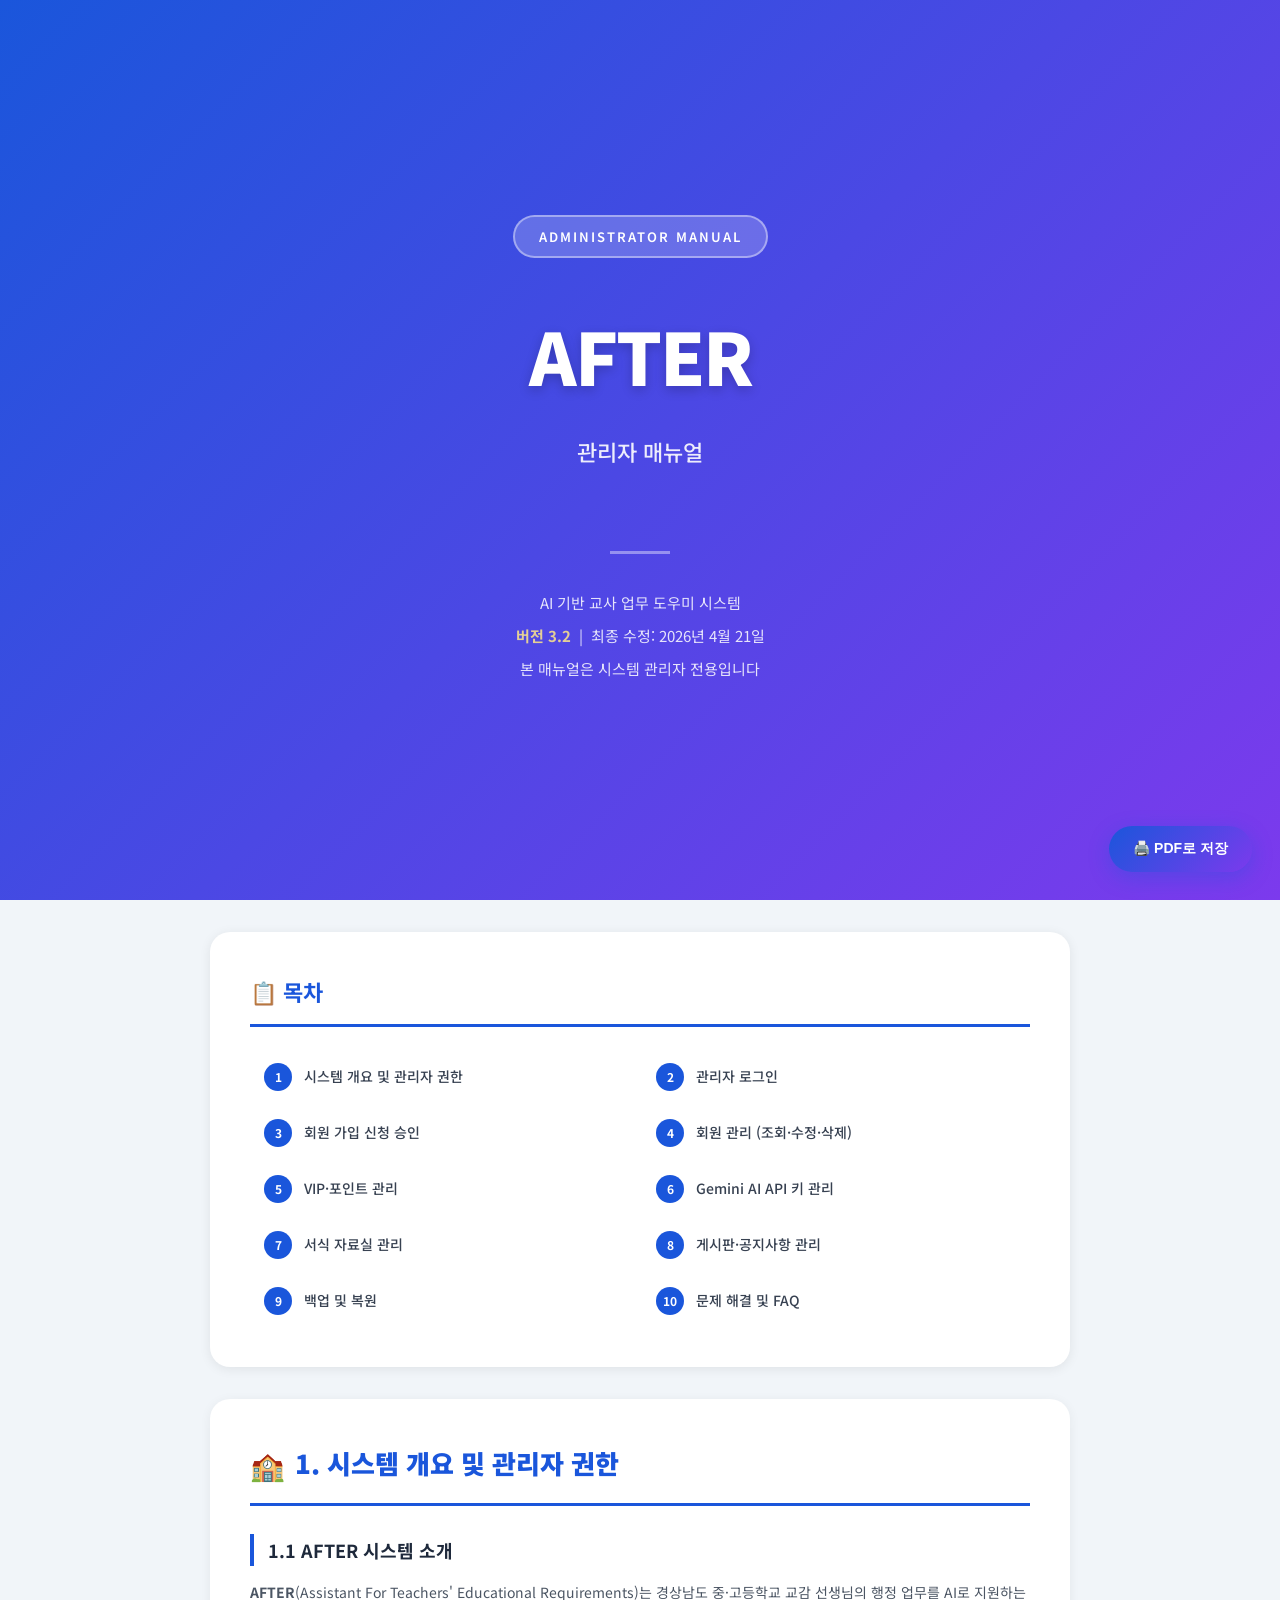
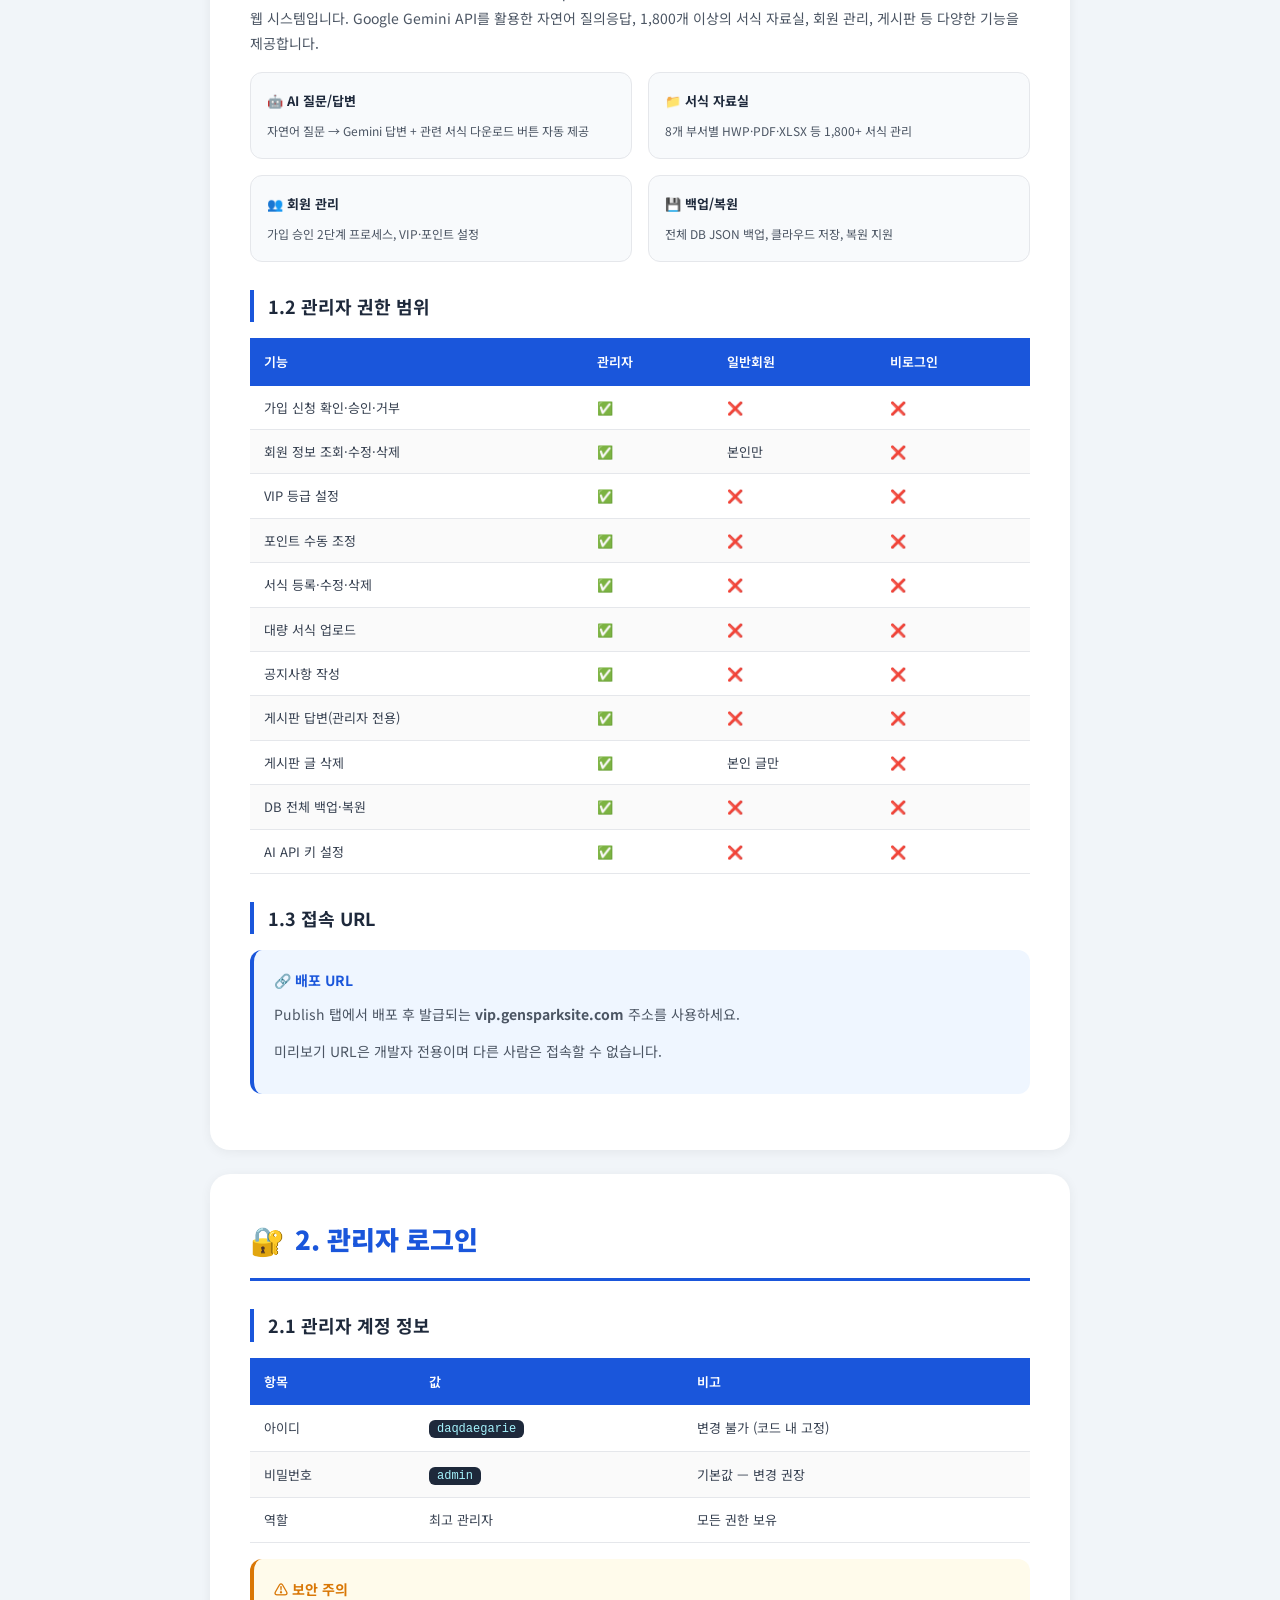
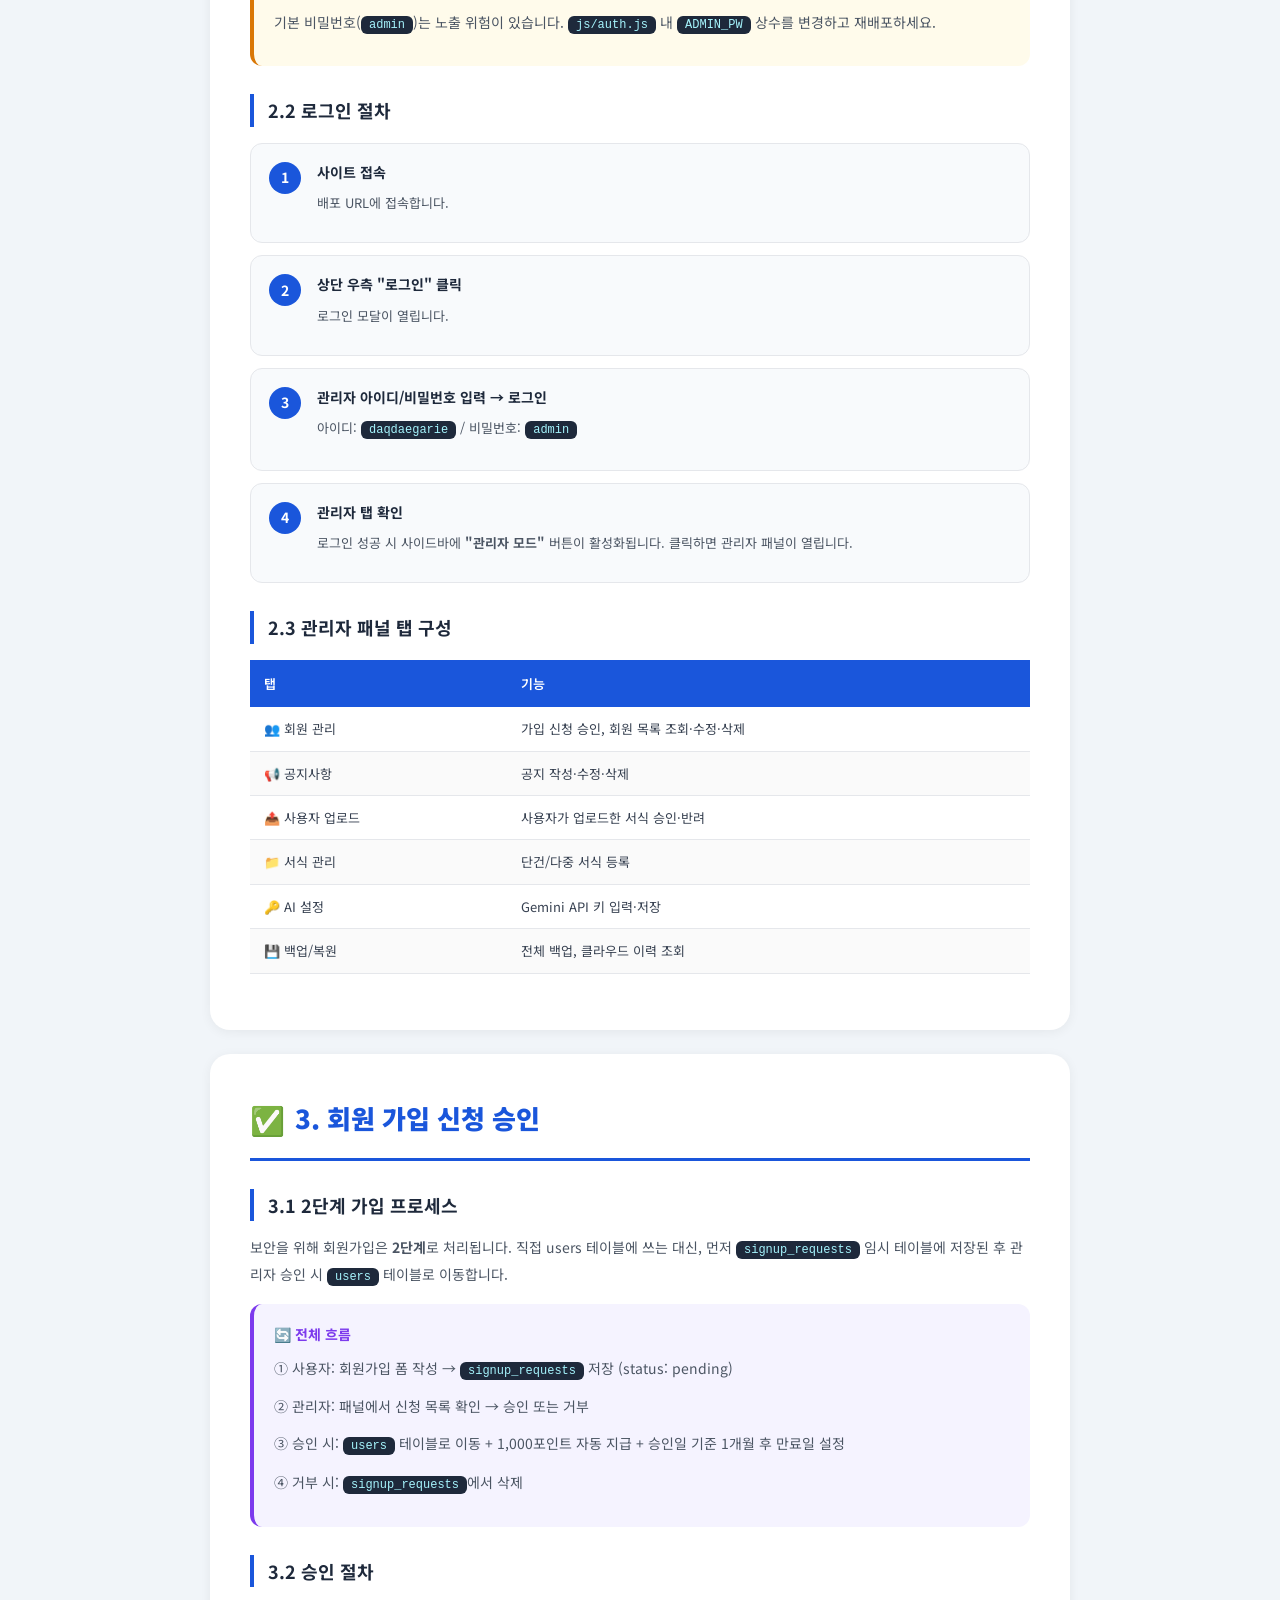
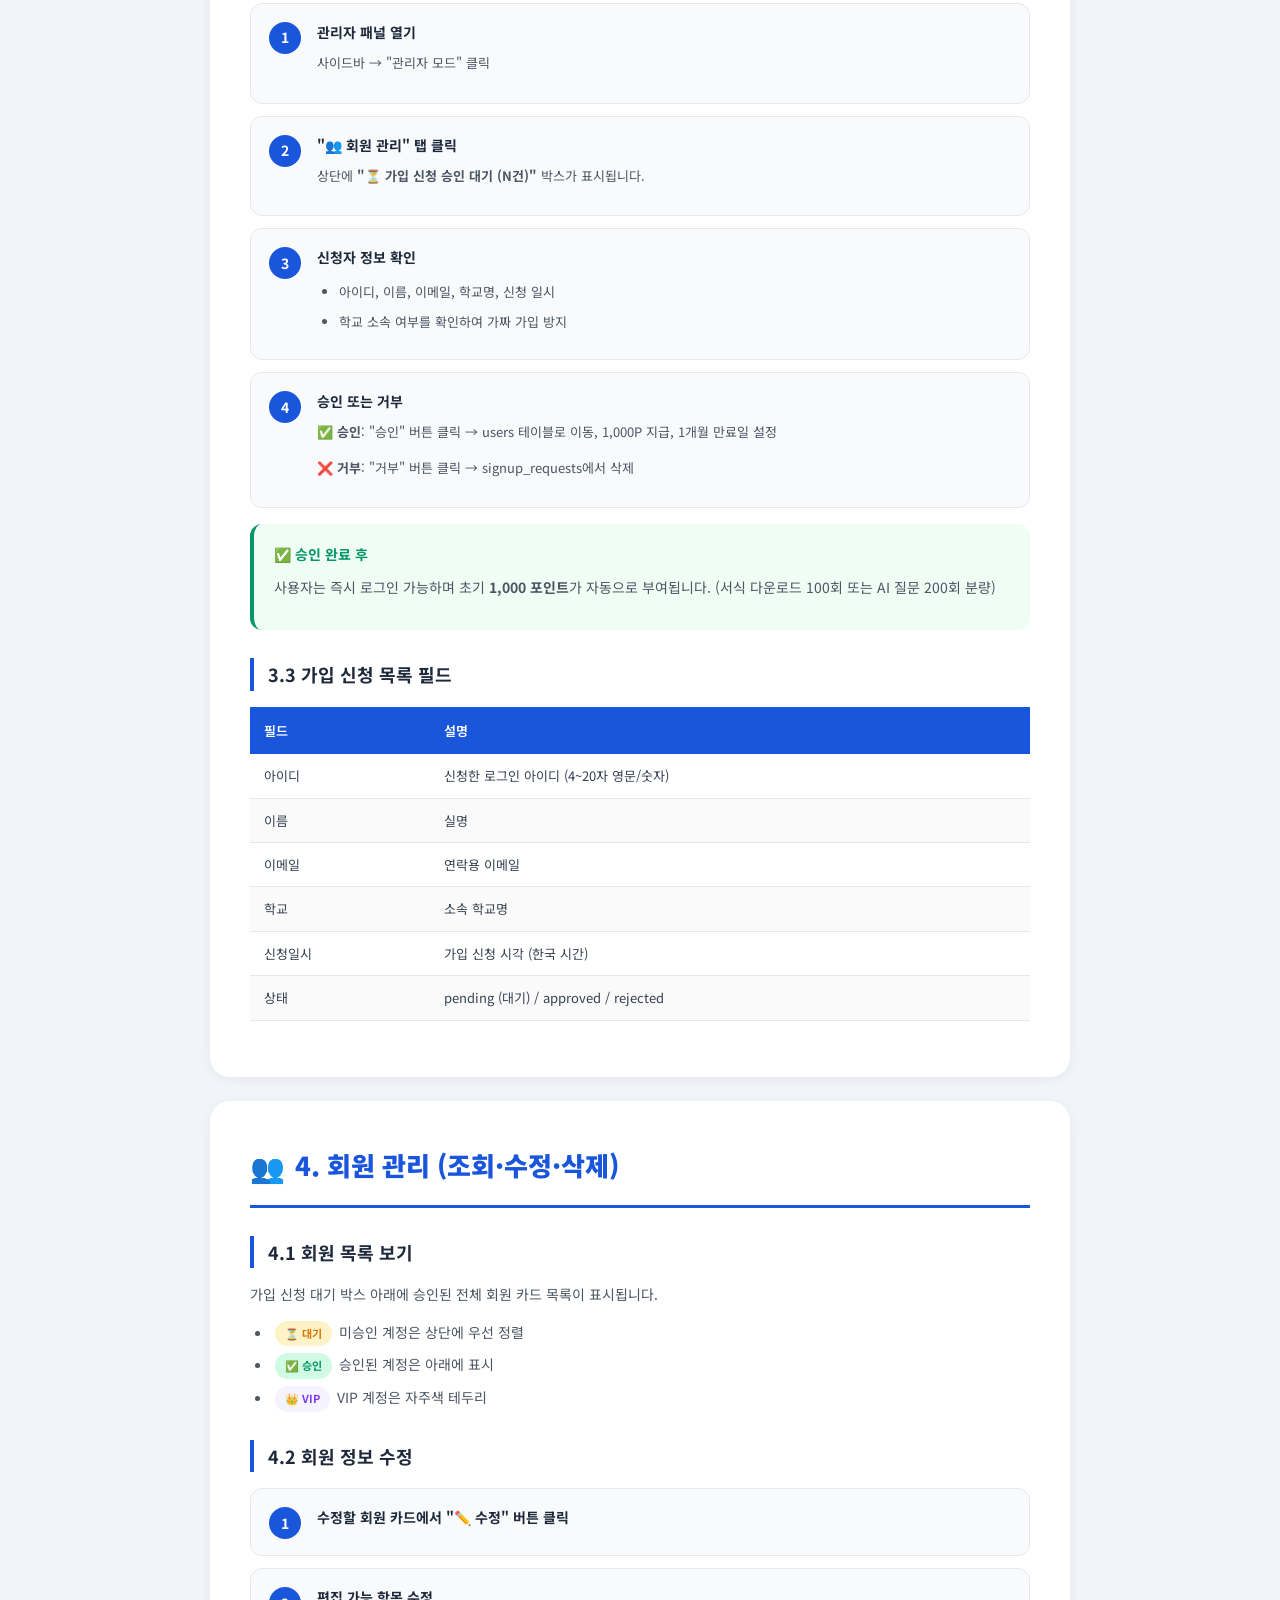
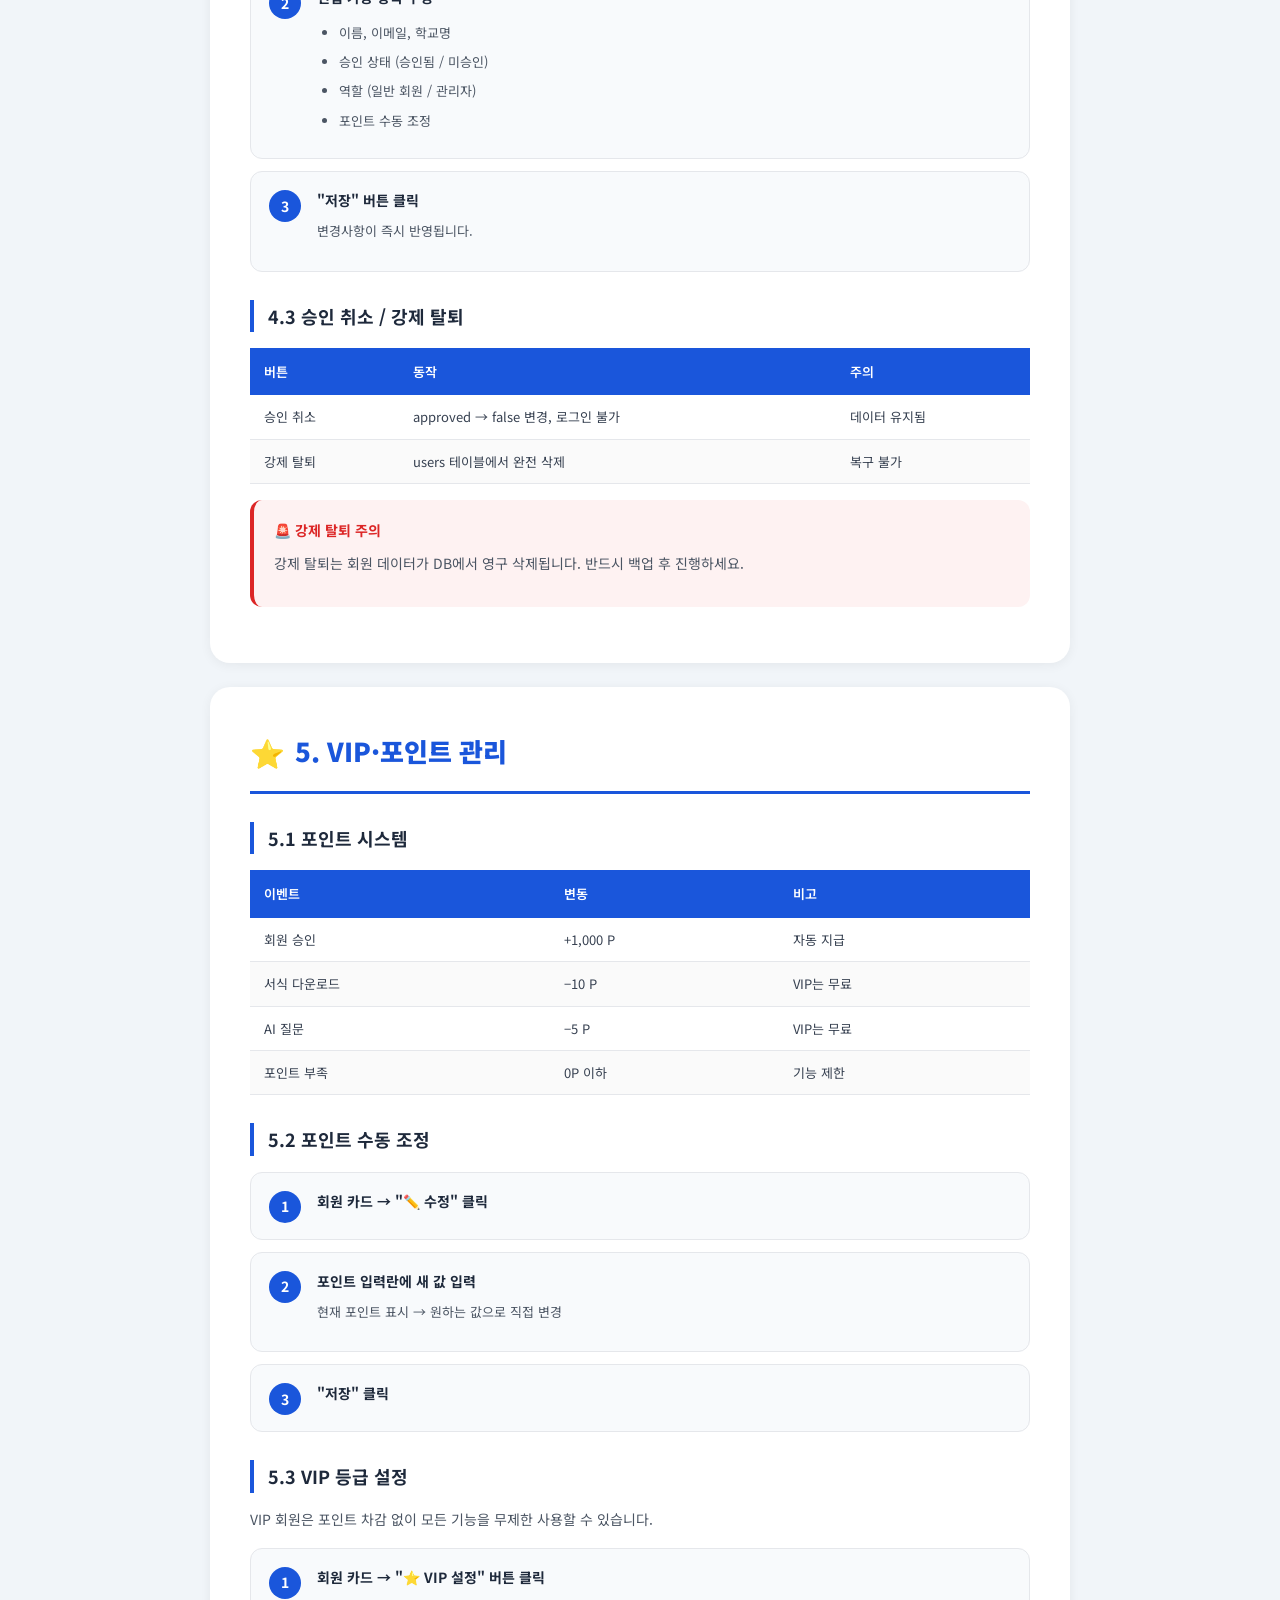
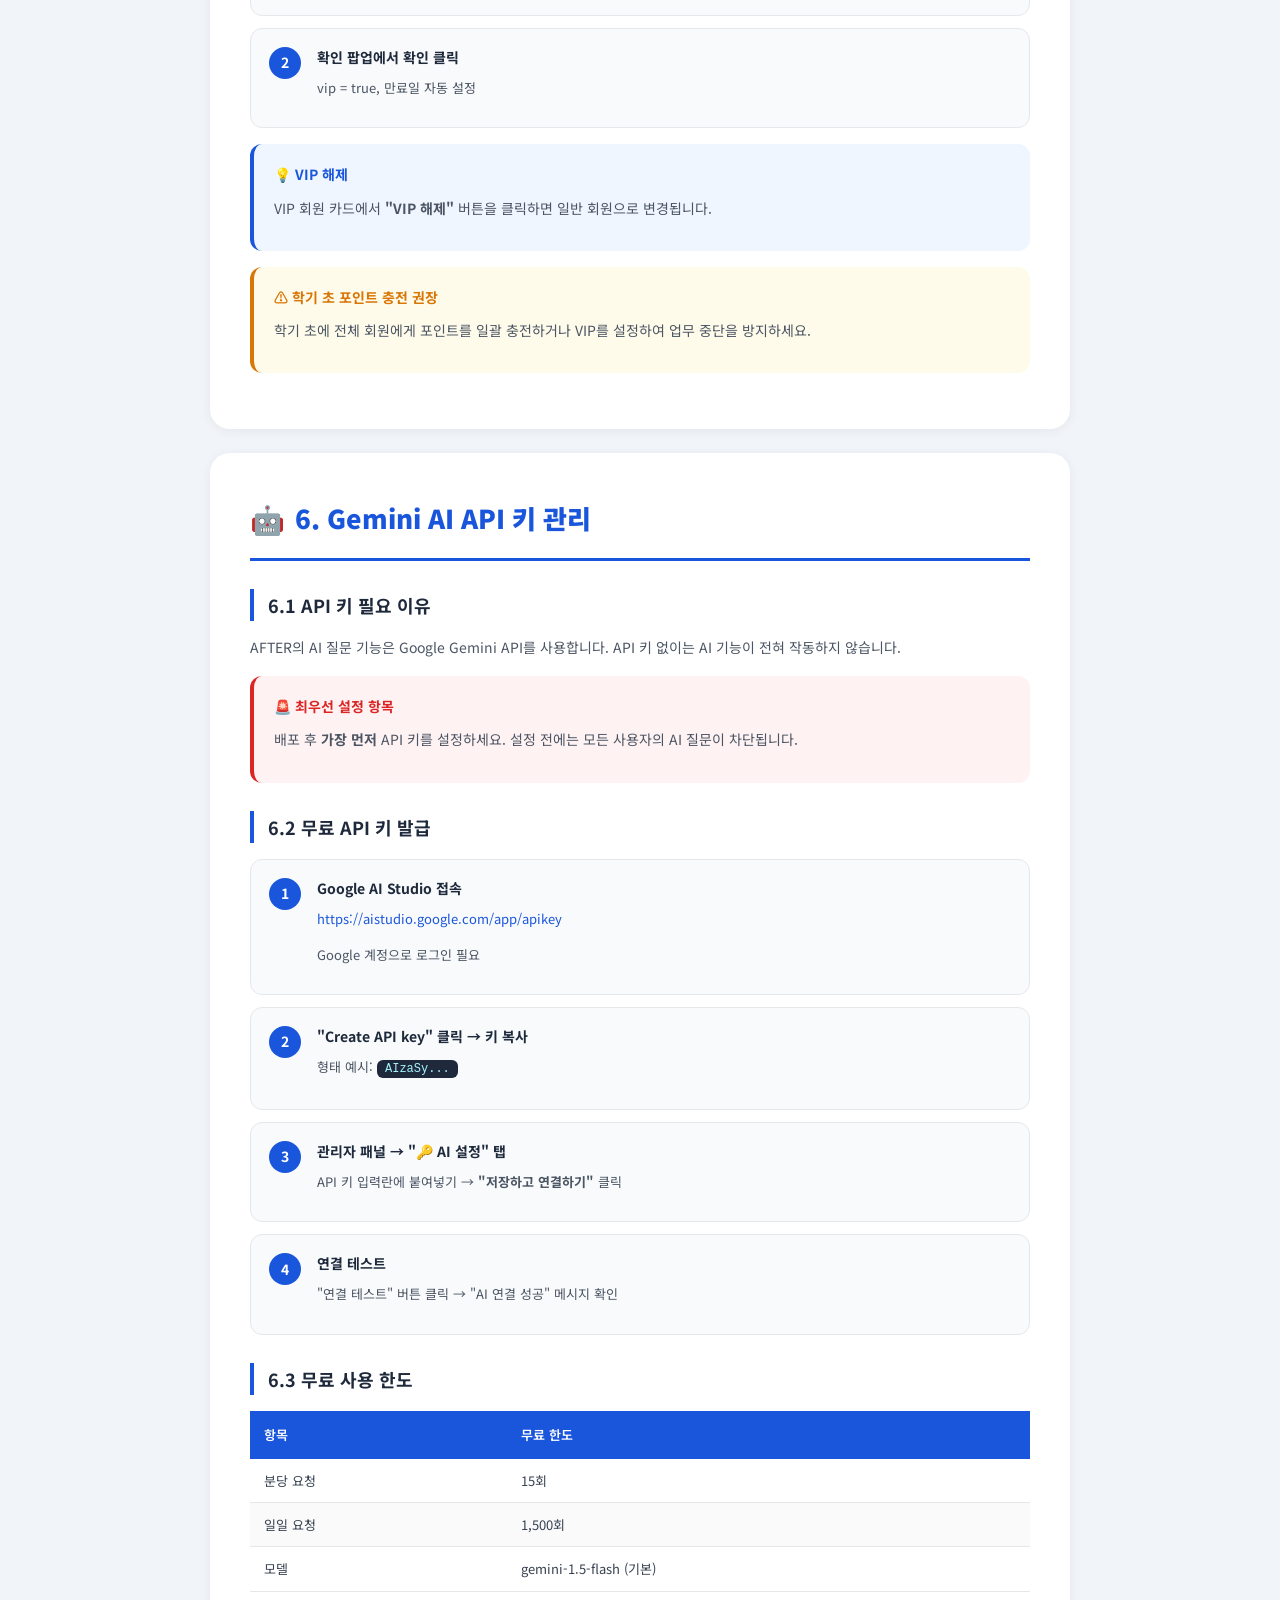
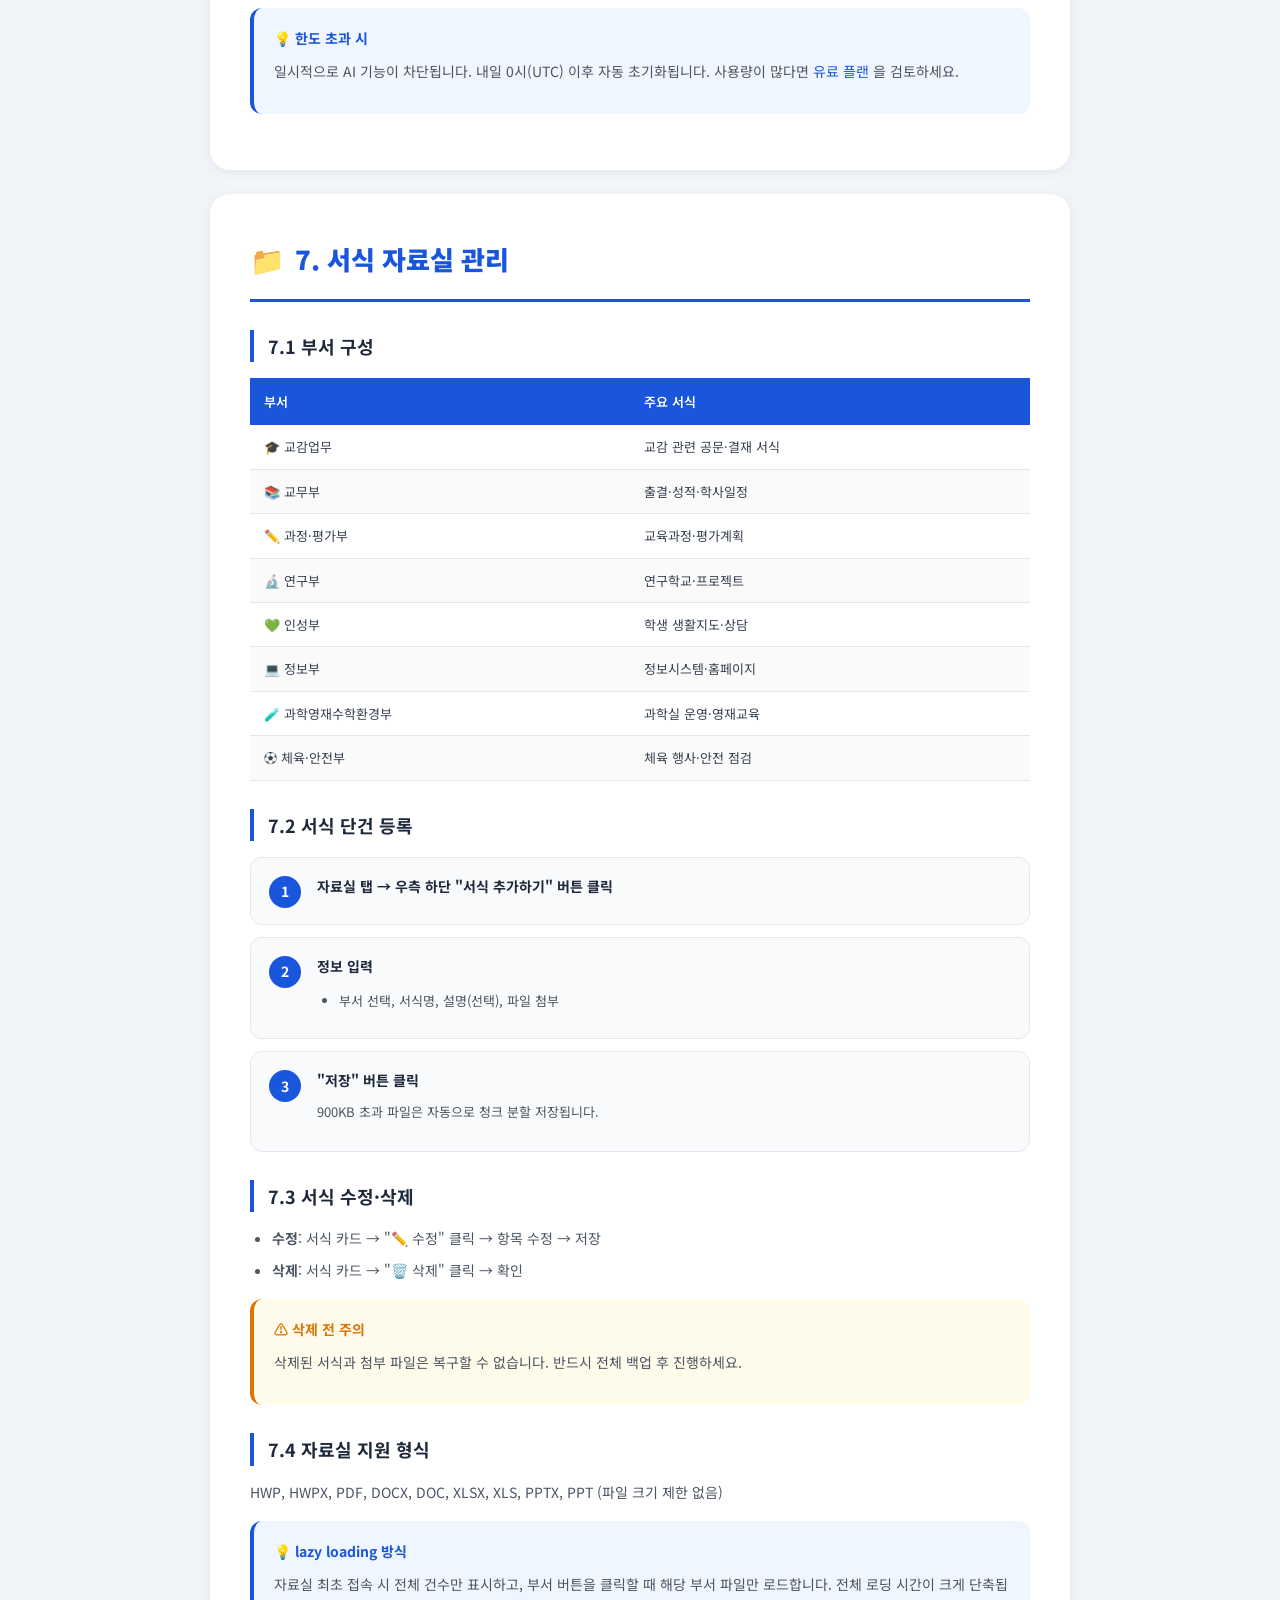
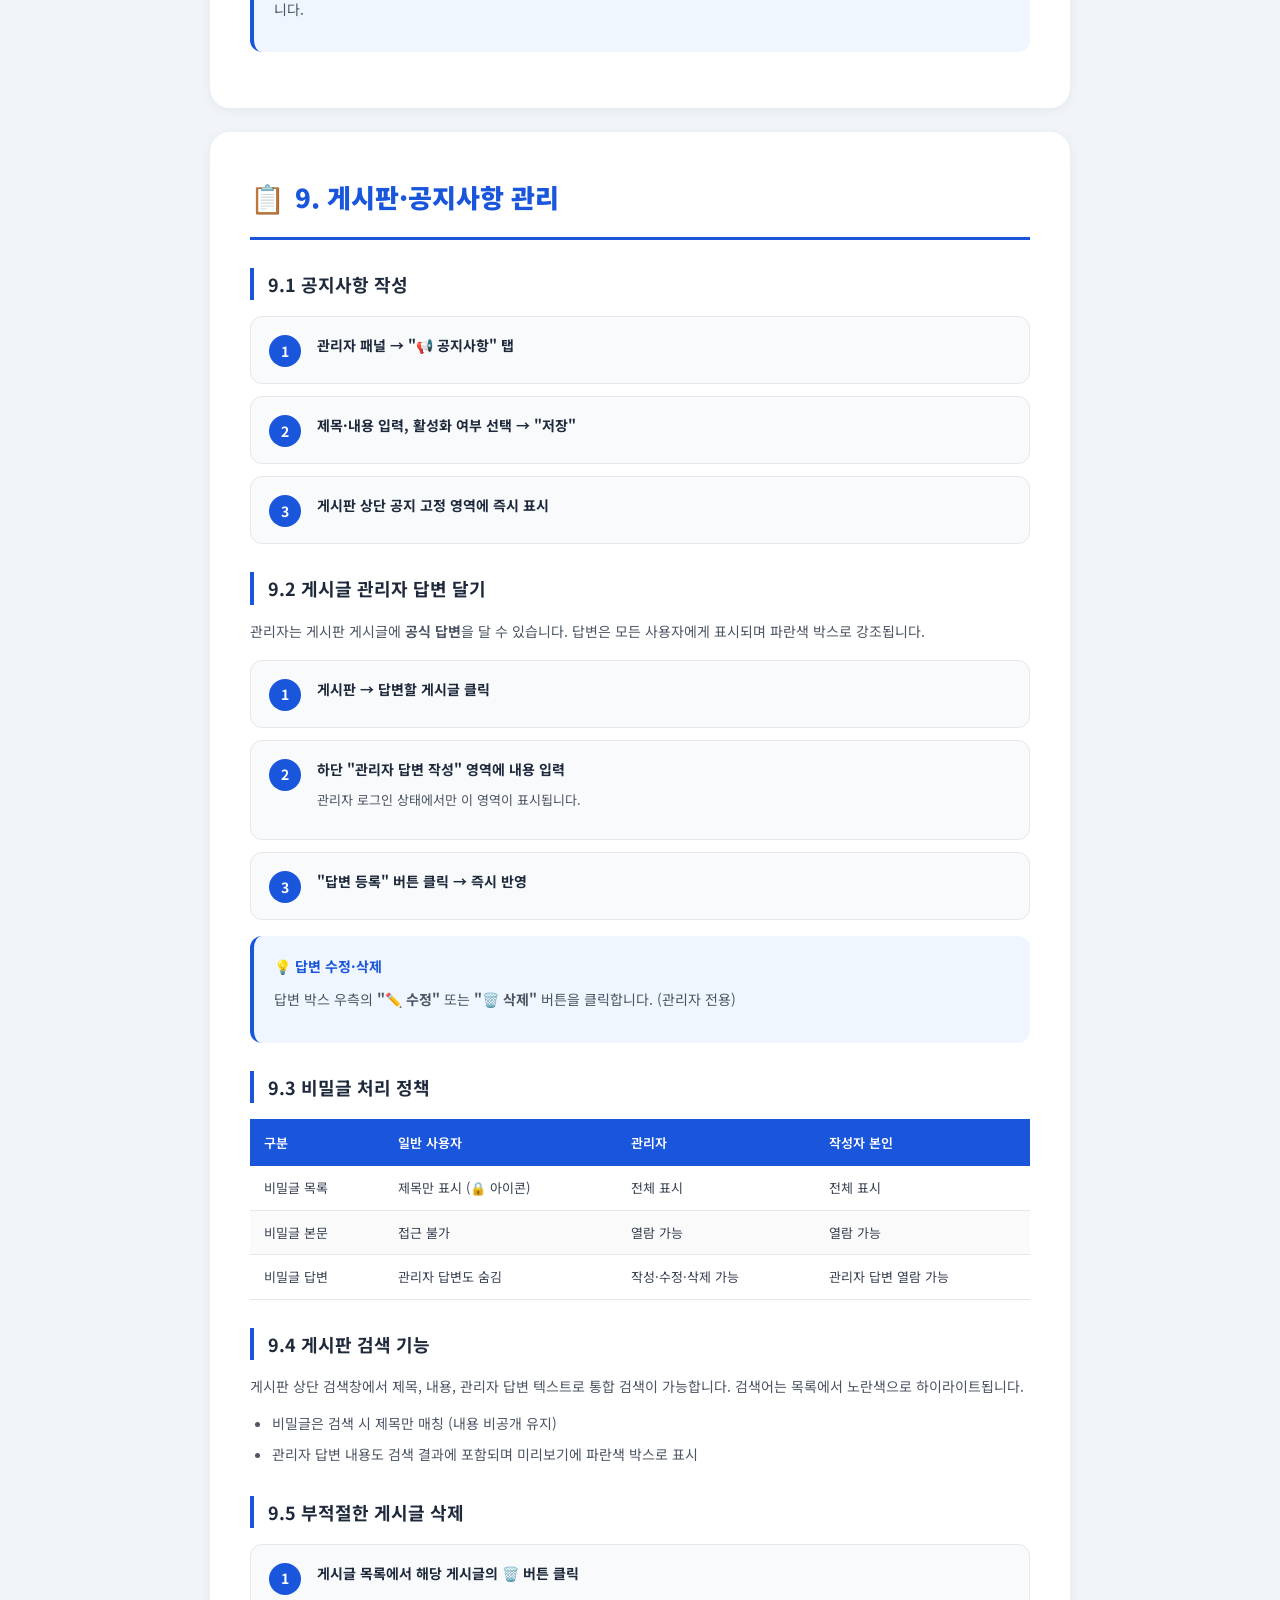
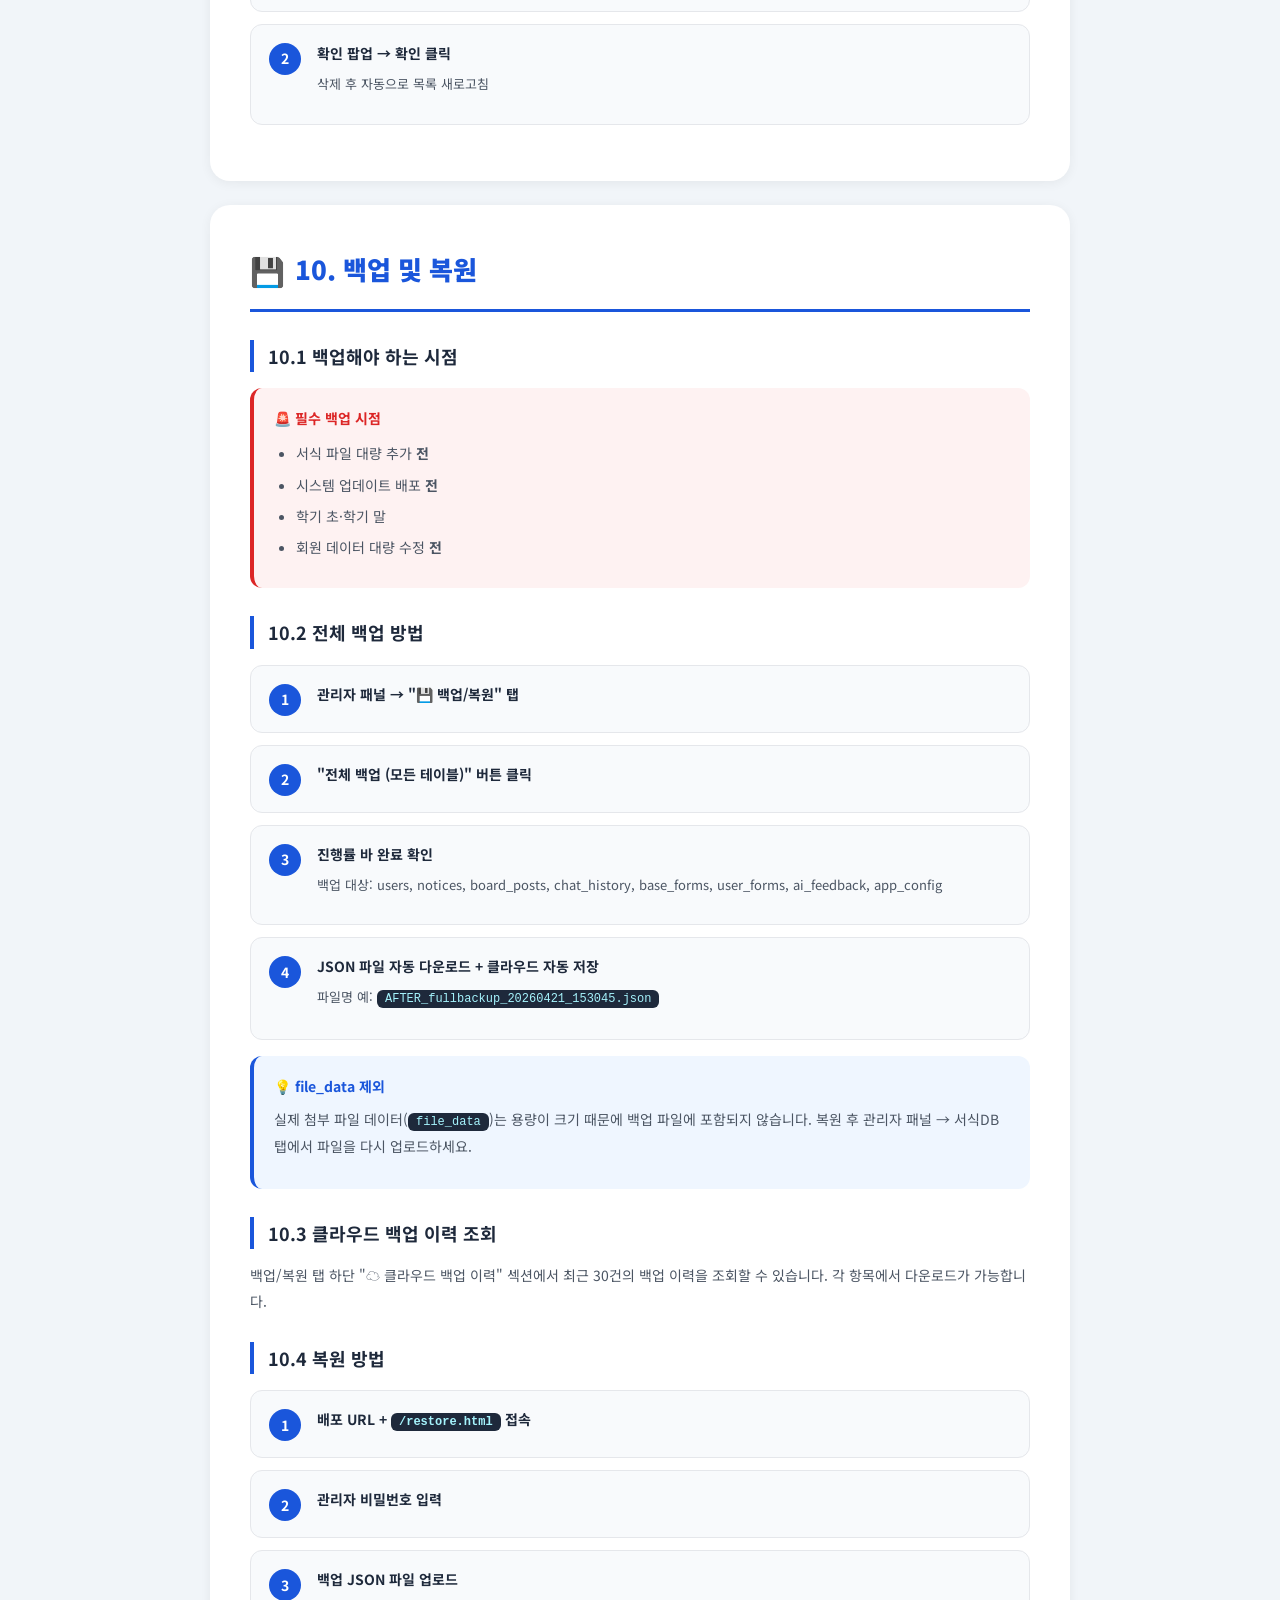
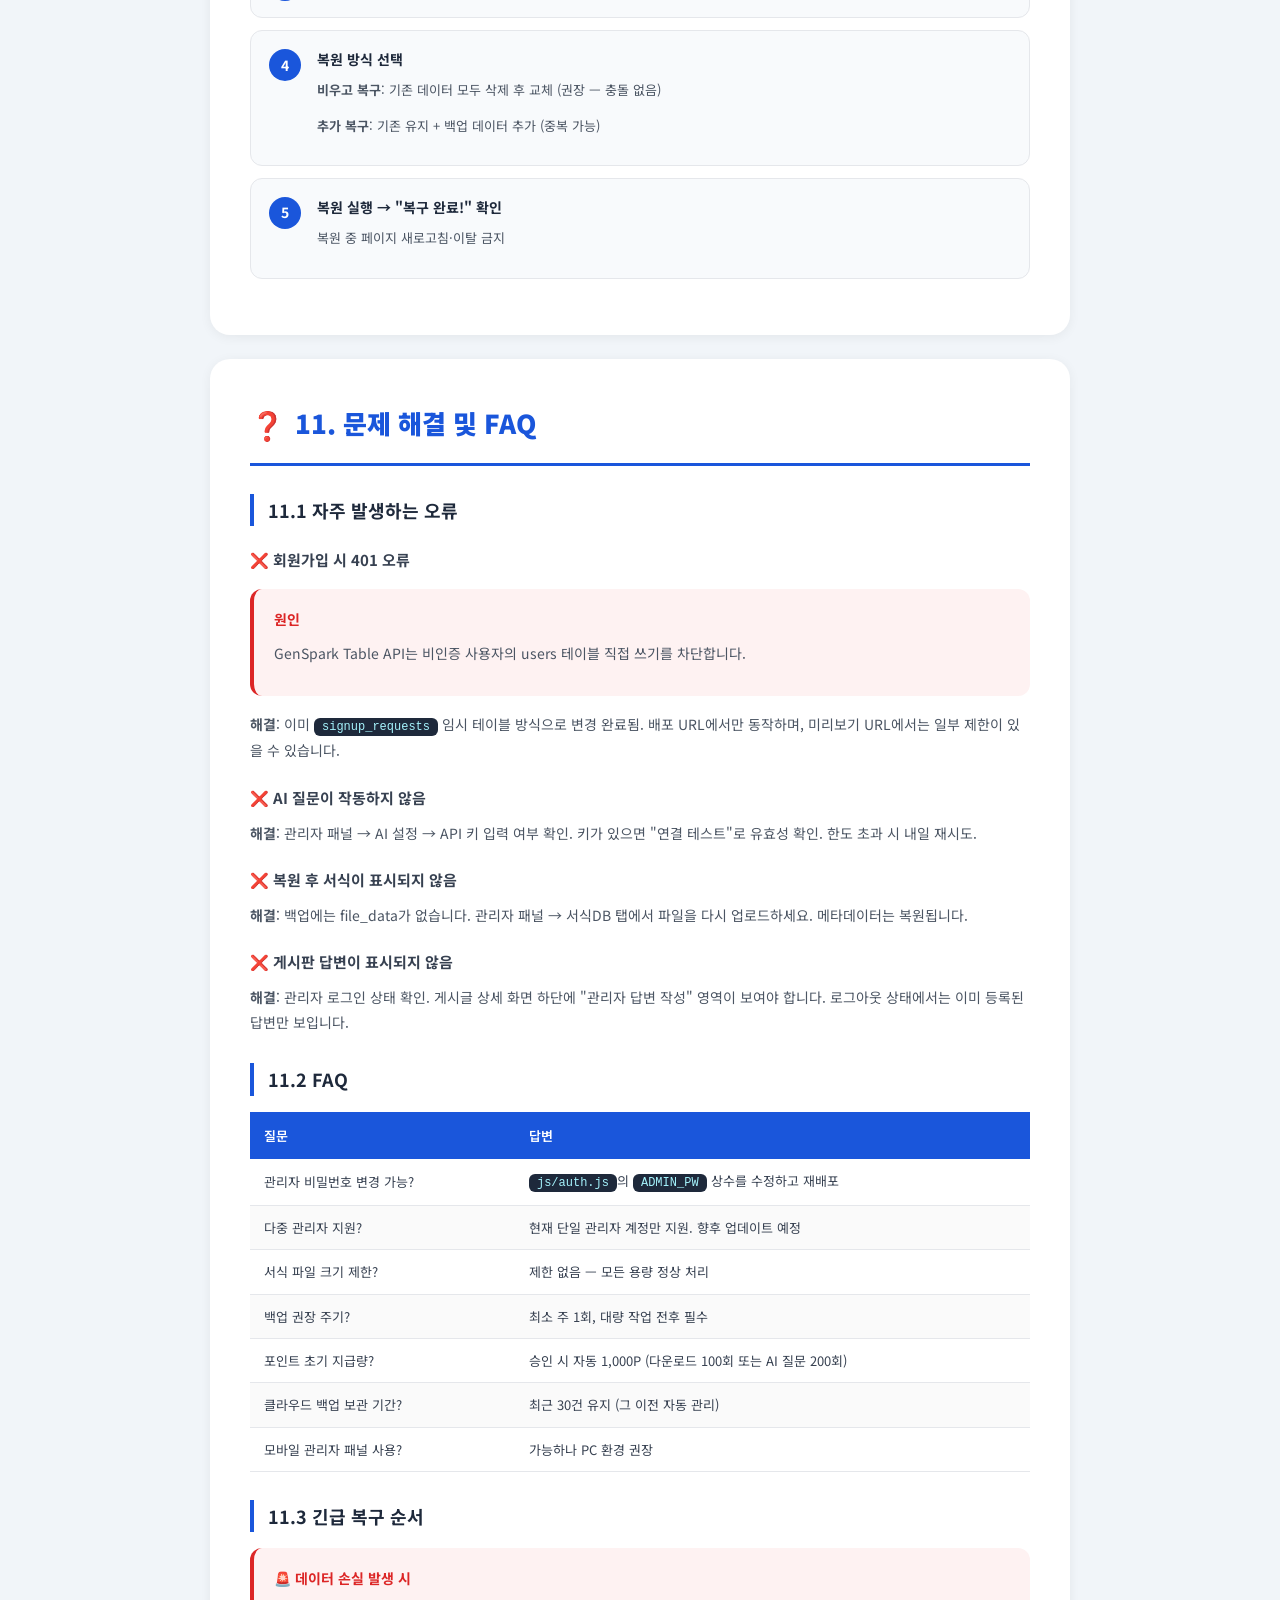
<file: manual_admin.html>
<!DOCTYPE html>
<html lang="ko">
<head>
    <meta charset="UTF-8">
    <meta name="viewport" content="width=device-width, initial-scale=1.0">
    <title>AFTER 관리자 매뉴얼 v3.2</title>
    <link href="https://fonts.googleapis.com/css2?family=Noto+Sans+KR:wght@300;400;500;700;900&display=swap" rel="stylesheet">
    <style>
        *{margin:0;padding:0;box-sizing:border-box}
        :root{
            --blue:#1a56db;--purple:#7c3aed;--green:#059669;--orange:#d97706;
            --red:#dc2626;--gray:#6b7280;--light:#f8fafc;--border:#e5e7eb;
        }
        body{font-family:'Noto Sans KR',sans-serif;line-height:1.8;color:#1e293b;background:#f1f5f9;font-size:14px}
        a{color:var(--blue);text-decoration:none}
        a:hover{text-decoration:underline}

        /* ── 레이아웃 ── */
        .page-wrap{max-width:900px;margin:0 auto;padding:0 20px 80px}

        /* ── 표지 ── */
        .cover{
            min-height:100vh;display:flex;flex-direction:column;
            justify-content:center;align-items:center;text-align:center;
            background:linear-gradient(135deg,#1a56db 0%,#7c3aed 100%);
            color:#fff;padding:60px 40px;
            page-break-after:always;
        }
        .cover-badge{
            background:rgba(255,255,255,.2);border:2px solid rgba(255,255,255,.4);
            border-radius:40px;padding:8px 24px;font-size:13px;font-weight:600;
            letter-spacing:2px;margin-bottom:32px;
        }
        .cover h1{font-size:72px;font-weight:900;letter-spacing:-2px;margin-bottom:12px;text-shadow:0 4px 12px rgba(0,0,0,.2)}
        .cover-sub{font-size:22px;font-weight:500;opacity:.9;margin-bottom:48px}
        .cover-meta{font-size:15px;line-height:2.2;opacity:.85}
        .cover-meta strong{color:#fde68a}
        .cover-divider{width:60px;height:3px;background:rgba(255,255,255,.4);margin:32px auto}

        /* ── 목차 ── */
        .toc-wrap{background:#fff;border-radius:20px;padding:40px;margin:32px 0;box-shadow:0 2px 12px rgba(0,0,0,.08)}
        .toc-wrap h2{font-size:22px;font-weight:700;color:var(--blue);margin-bottom:24px;padding-bottom:12px;border-bottom:3px solid var(--blue)}
        .toc-grid{display:grid;grid-template-columns:1fr 1fr;gap:4px}
        @media(max-width:600px){.toc-grid{grid-template-columns:1fr}}
        .toc-item{display:flex;align-items:center;gap:12px;padding:12px 14px;border-radius:10px;cursor:pointer;transition:.2s;text-decoration:none;color:#374151}
        .toc-item:hover{background:var(--light);color:var(--blue);text-decoration:none}
        .toc-num{width:28px;height:28px;background:var(--blue);color:#fff;border-radius:50%;display:flex;align-items:center;justify-content:center;font-size:12px;font-weight:700;flex-shrink:0}
        .toc-label{font-size:14px;font-weight:500}

        /* ── 섹션 ── */
        section{background:#fff;border-radius:20px;padding:40px;margin:24px 0;box-shadow:0 2px 12px rgba(0,0,0,.06);page-break-inside:avoid}
        section h1{font-size:26px;font-weight:900;color:var(--blue);margin-bottom:28px;padding-bottom:14px;border-bottom:3px solid var(--blue);display:flex;align-items:center;gap:10px}
        section h1 .sec-icon{font-size:28px}
        section h2{font-size:18px;font-weight:700;color:#1e293b;margin:28px 0 14px;padding-left:14px;border-left:4px solid var(--blue)}
        section h3{font-size:15px;font-weight:700;color:#374151;margin:20px 0 10px}
        section p{color:#4b5563;margin-bottom:12px}
        section ul,section ol{color:#4b5563;padding-left:22px;margin:10px 0}
        section li{margin-bottom:6px}

        /* ── 알림 박스 ── */
        .box{border-radius:12px;padding:18px 20px;margin:16px 0;border-left:4px solid}
        .box-title{font-weight:700;margin-bottom:8px;display:flex;align-items:center;gap:8px}
        .box.tip{background:#eff6ff;border-color:var(--blue)}.box.tip .box-title{color:var(--blue)}
        .box.warn{background:#fffbeb;border-color:var(--orange)}.box.warn .box-title{color:var(--orange)}
        .box.danger{background:#fef2f2;border-color:var(--red)}.box.danger .box-title{color:var(--red)}
        .box.success{background:#f0fdf4;border-color:var(--green)}.box.success .box-title{color:var(--green)}
        .box.purple{background:#f5f3ff;border-color:var(--purple)}.box.purple .box-title{color:var(--purple)}

        /* ── 단계 카드 ── */
        .steps{display:flex;flex-direction:column;gap:12px;margin:16px 0}
        .step-card{display:flex;gap:16px;align-items:flex-start;background:var(--light);border-radius:12px;padding:16px 18px;border:1px solid var(--border)}
        .step-num{width:32px;height:32px;background:var(--blue);color:#fff;border-radius:50%;display:flex;align-items:center;justify-content:center;font-weight:700;font-size:14px;flex-shrink:0;margin-top:2px}
        .step-body h4{font-size:14px;font-weight:700;color:#1e293b;margin-bottom:6px}
        .step-body p,.step-body li{font-size:13px;color:#4b5563}

        /* ── 표 ── */
        table{width:100%;border-collapse:collapse;margin:16px 0;font-size:13px}
        th{background:var(--blue);color:#fff;padding:12px 14px;text-align:left;font-weight:600}
        td{padding:10px 14px;border-bottom:1px solid var(--border);color:#374151}
        tr:nth-child(even) td{background:#fafafa}
        tr:hover td{background:#eff6ff}

        /* ── 코드 ── */
        code{background:#1e293b;color:#a5f3fc;padding:2px 8px;border-radius:6px;font-family:'Consolas',monospace;font-size:12px}
        pre{background:#1e293b;color:#e2e8f0;padding:20px;border-radius:12px;overflow-x:auto;margin:16px 0;font-family:'Consolas',monospace;font-size:12px;line-height:1.7}

        /* ── 뱃지 ── */
        .badge{display:inline-block;padding:3px 10px;border-radius:20px;font-size:11px;font-weight:700;margin:0 3px}
        .badge-blue{background:#dbeafe;color:var(--blue)}
        .badge-green{background:#d1fae5;color:var(--green)}
        .badge-orange{background:#fef3c7;color:var(--orange)}
        .badge-red{background:#fee2e2;color:var(--red)}
        .badge-purple{background:#f5f3ff;color:var(--purple)}

        /* ── 2단 그리드 ── */
        .grid2{display:grid;grid-template-columns:1fr 1fr;gap:16px;margin:16px 0}
        @media(max-width:600px){.grid2{grid-template-columns:1fr}}
        .mini-card{background:var(--light);border:1px solid var(--border);border-radius:12px;padding:16px}
        .mini-card h4{font-size:13px;font-weight:700;color:#1e293b;margin-bottom:8px}
        .mini-card p{font-size:12px;color:#4b5563;margin:0}

        /* ── 인쇄 버튼 ── */
        .print-btn{
            position:fixed;bottom:28px;right:28px;
            background:linear-gradient(135deg,var(--blue),var(--purple));
            color:#fff;border:none;padding:14px 24px;border-radius:50px;
            font-size:14px;font-weight:700;cursor:pointer;
            box-shadow:0 6px 20px rgba(26,86,219,.35);
            transition:.2s;z-index:999;display:flex;align-items:center;gap:8px;
        }
        .print-btn:hover{transform:translateY(-2px);box-shadow:0 10px 28px rgba(26,86,219,.45)}

        /* ── 인쇄 ── */
        @media print{
            body{background:#fff}
            .print-btn{display:none}
            section,table,.step-card,.box{page-break-inside:avoid}
            section{box-shadow:none;border:1px solid #e5e7eb;margin:12px 0}
            .cover{page-break-after:always}
        }
    </style>
</head>
<body>

<!-- ======================== 표지 ======================== -->
<div class="cover">
    <div class="cover-badge">ADMINISTRATOR MANUAL</div>
    <h1>AFTER</h1>
    <div class="cover-sub">관리자 매뉴얼</div>
    <div class="cover-divider"></div>
    <div class="cover-meta">
        <p>AI 기반 교사 업무 도우미 시스템</p>
        <p><strong>버전 3.2</strong> &nbsp;|&nbsp; 최종 수정: 2026년 4월 21일</p>
        <p>본 매뉴얼은 시스템 관리자 전용입니다</p>
    </div>
</div>

<div class="page-wrap">

<!-- ======================== 목차 ======================== -->
<div class="toc-wrap">
    <h2>📋 목차</h2>
    <div class="toc-grid">
        <a href="#s1" class="toc-item"><span class="toc-num">1</span><span class="toc-label">시스템 개요 및 관리자 권한</span></a>
        <a href="#s2" class="toc-item"><span class="toc-num">2</span><span class="toc-label">관리자 로그인</span></a>
        <a href="#s3" class="toc-item"><span class="toc-num">3</span><span class="toc-label">회원 가입 신청 승인</span></a>
        <a href="#s4" class="toc-item"><span class="toc-num">4</span><span class="toc-label">회원 관리 (조회·수정·삭제)</span></a>
        <a href="#s5" class="toc-item"><span class="toc-num">5</span><span class="toc-label">VIP·포인트 관리</span></a>
        <a href="#s6" class="toc-item"><span class="toc-num">6</span><span class="toc-label">Gemini AI API 키 관리</span></a>
        <a href="#s7" class="toc-item"><span class="toc-num">7</span><span class="toc-label">서식 자료실 관리</span></a>
        <a href="#s9" class="toc-item"><span class="toc-num">8</span><span class="toc-label">게시판·공지사항 관리</span></a>
        <a href="#s10" class="toc-item"><span class="toc-num">9</span><span class="toc-label">백업 및 복원</span></a>
        <a href="#s11" class="toc-item"><span class="toc-num">10</span><span class="toc-label">문제 해결 및 FAQ</span></a>
    </div>
</div>

<!-- ======================== 1. 개요 ======================== -->
<section id="s1">
    <h1><span class="sec-icon">🏫</span>1. 시스템 개요 및 관리자 권한</h1>

    <h2>1.1 AFTER 시스템 소개</h2>
    <p><strong>AFTER</strong>(Assistant For Teachers' Educational Requirements)는 경상남도 중·고등학교 교감 선생님의 행정 업무를 AI로 지원하는 웹 시스템입니다. Google Gemini API를 활용한 자연어 질의응답, 1,800개 이상의 서식 자료실, 회원 관리, 게시판 등 다양한 기능을 제공합니다.</p>

    <div class="grid2">
        <div class="mini-card">
            <h4>🤖 AI 질문/답변</h4>
            <p>자연어 질문 → Gemini 답변 + 관련 서식 다운로드 버튼 자동 제공</p>
        </div>
        <div class="mini-card">
            <h4>📁 서식 자료실</h4>
            <p>8개 부서별 HWP·PDF·XLSX 등 1,800+ 서식 관리</p>
        </div>
        <div class="mini-card">
            <h4>👥 회원 관리</h4>
            <p>가입 승인 2단계 프로세스, VIP·포인트 설정</p>
        </div>
        <div class="mini-card">
            <h4>💾 백업/복원</h4>
            <p>전체 DB JSON 백업, 클라우드 저장, 복원 지원</p>
        </div>
    </div>

    <h2>1.2 관리자 권한 범위</h2>
    <table>
        <thead><tr><th>기능</th><th>관리자</th><th>일반회원</th><th>비로그인</th></tr></thead>
        <tbody>
            <tr><td>가입 신청 확인·승인·거부</td><td>✅</td><td>❌</td><td>❌</td></tr>
            <tr><td>회원 정보 조회·수정·삭제</td><td>✅</td><td>본인만</td><td>❌</td></tr>
            <tr><td>VIP 등급 설정</td><td>✅</td><td>❌</td><td>❌</td></tr>
            <tr><td>포인트 수동 조정</td><td>✅</td><td>❌</td><td>❌</td></tr>
            <tr><td>서식 등록·수정·삭제</td><td>✅</td><td>❌</td><td>❌</td></tr>
            <tr><td>대량 서식 업로드</td><td>✅</td><td>❌</td><td>❌</td></tr>
            <tr><td>공지사항 작성</td><td>✅</td><td>❌</td><td>❌</td></tr>
            <tr><td>게시판 답변(관리자 전용)</td><td>✅</td><td>❌</td><td>❌</td></tr>
            <tr><td>게시판 글 삭제</td><td>✅</td><td>본인 글만</td><td>❌</td></tr>
            <tr><td>DB 전체 백업·복원</td><td>✅</td><td>❌</td><td>❌</td></tr>
            <tr><td>AI API 키 설정</td><td>✅</td><td>❌</td><td>❌</td></tr>
        </tbody>
    </table>

    <h2>1.3 접속 URL</h2>
    <div class="box tip">
        <div class="box-title">🔗 배포 URL</div>
        <p>Publish 탭에서 배포 후 발급되는 <strong>vip.gensparksite.com</strong> 주소를 사용하세요.</p>
        <p>미리보기 URL은 개발자 전용이며 다른 사람은 접속할 수 없습니다.</p>
    </div>
</section>

<!-- ======================== 2. 로그인 ======================== -->
<section id="s2">
    <h1><span class="sec-icon">🔐</span>2. 관리자 로그인</h1>

    <h2>2.1 관리자 계정 정보</h2>
    <table>
        <thead><tr><th>항목</th><th>값</th><th>비고</th></tr></thead>
        <tbody>
            <tr><td>아이디</td><td><code>daqdaegarie</code></td><td>변경 불가 (코드 내 고정)</td></tr>
            <tr><td>비밀번호</td><td><code>admin</code></td><td>기본값 — 변경 권장</td></tr>
            <tr><td>역할</td><td>최고 관리자</td><td>모든 권한 보유</td></tr>
        </tbody>
    </table>

    <div class="box warn">
        <div class="box-title">⚠️ 보안 주의</div>
        <p>기본 비밀번호(<code>admin</code>)는 노출 위험이 있습니다. <code>js/auth.js</code> 내 <code>ADMIN_PW</code> 상수를 변경하고 재배포하세요.</p>
    </div>

    <h2>2.2 로그인 절차</h2>
    <div class="steps">
        <div class="step-card"><div class="step-num">1</div><div class="step-body"><h4>사이트 접속</h4><p>배포 URL에 접속합니다.</p></div></div>
        <div class="step-card"><div class="step-num">2</div><div class="step-body"><h4>상단 우측 "로그인" 클릭</h4><p>로그인 모달이 열립니다.</p></div></div>
        <div class="step-card"><div class="step-num">3</div><div class="step-body"><h4>관리자 아이디/비밀번호 입력 → 로그인</h4><p>아이디: <code>daqdaegarie</code> / 비밀번호: <code>admin</code></p></div></div>
        <div class="step-card"><div class="step-num">4</div><div class="step-body"><h4>관리자 탭 확인</h4><p>로그인 성공 시 사이드바에 <strong>"관리자 모드"</strong> 버튼이 활성화됩니다. 클릭하면 관리자 패널이 열립니다.</p></div></div>
    </div>

    <h2>2.3 관리자 패널 탭 구성</h2>
    <table>
        <thead><tr><th>탭</th><th>기능</th></tr></thead>
        <tbody>
            <tr><td>👥 회원 관리</td><td>가입 신청 승인, 회원 목록 조회·수정·삭제</td></tr>
            <tr><td>📢 공지사항</td><td>공지 작성·수정·삭제</td></tr>
            <tr><td>📤 사용자 업로드</td><td>사용자가 업로드한 서식 승인·반려</td></tr>
            <tr><td>📁 서식 관리</td><td>단건/다중 서식 등록</td></tr>
            <tr><td>🔑 AI 설정</td><td>Gemini API 키 입력·저장</td></tr>
            <tr><td>💾 백업/복원</td><td>전체 백업, 클라우드 이력 조회</td></tr>
        </tbody>
    </table>
</section>

<!-- ======================== 3. 가입 승인 ======================== -->
<section id="s3">
    <h1><span class="sec-icon">✅</span>3. 회원 가입 신청 승인</h1>

    <h2>3.1 2단계 가입 프로세스</h2>
    <p>보안을 위해 회원가입은 <strong>2단계</strong>로 처리됩니다. 직접 users 테이블에 쓰는 대신, 먼저 <code>signup_requests</code> 임시 테이블에 저장된 후 관리자 승인 시 <code>users</code> 테이블로 이동합니다.</p>

    <div class="box purple">
        <div class="box-title">🔄 전체 흐름</div>
        <p>① 사용자: 회원가입 폼 작성 → <code>signup_requests</code> 저장 (status: pending)</p>
        <p>② 관리자: 패널에서 신청 목록 확인 → 승인 또는 거부</p>
        <p>③ 승인 시: <code>users</code> 테이블로 이동 + 1,000포인트 자동 지급 + 승인일 기준 1개월 후 만료일 설정</p>
        <p>④ 거부 시: <code>signup_requests</code>에서 삭제</p>
    </div>

    <h2>3.2 승인 절차</h2>
    <div class="steps">
        <div class="step-card"><div class="step-num">1</div><div class="step-body"><h4>관리자 패널 열기</h4><p>사이드바 → "관리자 모드" 클릭</p></div></div>
        <div class="step-card"><div class="step-num">2</div><div class="step-body"><h4>"👥 회원 관리" 탭 클릭</h4><p>상단에 <strong>"⏳ 가입 신청 승인 대기 (N건)"</strong> 박스가 표시됩니다.</p></div></div>
        <div class="step-card"><div class="step-num">3</div><div class="step-body">
            <h4>신청자 정보 확인</h4>
            <ul>
                <li>아이디, 이름, 이메일, 학교명, 신청 일시</li>
                <li>학교 소속 여부를 확인하여 가짜 가입 방지</li>
            </ul>
        </div></div>
        <div class="step-card"><div class="step-num">4</div><div class="step-body">
            <h4>승인 또는 거부</h4>
            <p><strong>✅ 승인</strong>: "승인" 버튼 클릭 → users 테이블로 이동, 1,000P 지급, 1개월 만료일 설정</p>
            <p><strong>❌ 거부</strong>: "거부" 버튼 클릭 → signup_requests에서 삭제</p>
        </div></div>
    </div>

    <div class="box success">
        <div class="box-title">✅ 승인 완료 후</div>
        <p>사용자는 즉시 로그인 가능하며 초기 <strong>1,000 포인트</strong>가 자동으로 부여됩니다. (서식 다운로드 100회 또는 AI 질문 200회 분량)</p>
    </div>

    <h2>3.3 가입 신청 목록 필드</h2>
    <table>
        <thead><tr><th>필드</th><th>설명</th></tr></thead>
        <tbody>
            <tr><td>아이디</td><td>신청한 로그인 아이디 (4~20자 영문/숫자)</td></tr>
            <tr><td>이름</td><td>실명</td></tr>
            <tr><td>이메일</td><td>연락용 이메일</td></tr>
            <tr><td>학교</td><td>소속 학교명</td></tr>
            <tr><td>신청일시</td><td>가입 신청 시각 (한국 시간)</td></tr>
            <tr><td>상태</td><td>pending (대기) / approved / rejected</td></tr>
        </tbody>
    </table>
</section>

<!-- ======================== 4. 회원 관리 ======================== -->
<section id="s4">
    <h1><span class="sec-icon">👥</span>4. 회원 관리 (조회·수정·삭제)</h1>

    <h2>4.1 회원 목록 보기</h2>
    <p>가입 신청 대기 박스 아래에 승인된 전체 회원 카드 목록이 표시됩니다.</p>
    <ul>
        <li><span class="badge badge-orange">⏳ 대기</span> 미승인 계정은 상단에 우선 정렬</li>
        <li><span class="badge badge-green">✅ 승인</span> 승인된 계정은 아래에 표시</li>
        <li><span class="badge badge-purple">👑 VIP</span> VIP 계정은 자주색 테두리</li>
    </ul>

    <h2>4.2 회원 정보 수정</h2>
    <div class="steps">
        <div class="step-card"><div class="step-num">1</div><div class="step-body"><h4>수정할 회원 카드에서 "✏️ 수정" 버튼 클릭</h4></div></div>
        <div class="step-card"><div class="step-num">2</div><div class="step-body">
            <h4>편집 가능 항목 수정</h4>
            <ul>
                <li>이름, 이메일, 학교명</li>
                <li>승인 상태 (승인됨 / 미승인)</li>
                <li>역할 (일반 회원 / 관리자)</li>
                <li>포인트 수동 조정</li>
            </ul>
        </div></div>
        <div class="step-card"><div class="step-num">3</div><div class="step-body"><h4>"저장" 버튼 클릭</h4><p>변경사항이 즉시 반영됩니다.</p></div></div>
    </div>

    <h2>4.3 승인 취소 / 강제 탈퇴</h2>
    <table>
        <thead><tr><th>버튼</th><th>동작</th><th>주의</th></tr></thead>
        <tbody>
            <tr><td>승인 취소</td><td>approved → false 변경, 로그인 불가</td><td>데이터 유지됨</td></tr>
            <tr><td>강제 탈퇴</td><td>users 테이블에서 완전 삭제</td><td>복구 불가</td></tr>
        </tbody>
    </table>

    <div class="box danger">
        <div class="box-title">🚨 강제 탈퇴 주의</div>
        <p>강제 탈퇴는 회원 데이터가 DB에서 영구 삭제됩니다. 반드시 백업 후 진행하세요.</p>
    </div>
</section>

<!-- ======================== 5. VIP·포인트 ======================== -->
<section id="s5">
    <h1><span class="sec-icon">⭐</span>5. VIP·포인트 관리</h1>

    <h2>5.1 포인트 시스템</h2>
    <table>
        <thead><tr><th>이벤트</th><th>변동</th><th>비고</th></tr></thead>
        <tbody>
            <tr><td>회원 승인</td><td>+1,000 P</td><td>자동 지급</td></tr>
            <tr><td>서식 다운로드</td><td>−10 P</td><td>VIP는 무료</td></tr>
            <tr><td>AI 질문</td><td>−5 P</td><td>VIP는 무료</td></tr>
            <tr><td>포인트 부족</td><td>0P 이하</td><td>기능 제한</td></tr>
        </tbody>
    </table>

    <h2>5.2 포인트 수동 조정</h2>
    <div class="steps">
        <div class="step-card"><div class="step-num">1</div><div class="step-body"><h4>회원 카드 → "✏️ 수정" 클릭</h4></div></div>
        <div class="step-card"><div class="step-num">2</div><div class="step-body"><h4>포인트 입력란에 새 값 입력</h4><p>현재 포인트 표시 → 원하는 값으로 직접 변경</p></div></div>
        <div class="step-card"><div class="step-num">3</div><div class="step-body"><h4>"저장" 클릭</h4></div></div>
    </div>

    <h2>5.3 VIP 등급 설정</h2>
    <p>VIP 회원은 포인트 차감 없이 모든 기능을 무제한 사용할 수 있습니다.</p>
    <div class="steps">
        <div class="step-card"><div class="step-num">1</div><div class="step-body"><h4>회원 카드 → "⭐ VIP 설정" 버튼 클릭</h4></div></div>
        <div class="step-card"><div class="step-num">2</div><div class="step-body"><h4>확인 팝업에서 확인 클릭</h4><p>vip = true, 만료일 자동 설정</p></div></div>
    </div>

    <div class="box tip">
        <div class="box-title">💡 VIP 해제</div>
        <p>VIP 회원 카드에서 <strong>"VIP 해제"</strong> 버튼을 클릭하면 일반 회원으로 변경됩니다.</p>
    </div>

    <div class="box warn">
        <div class="box-title">⚠️ 학기 초 포인트 충전 권장</div>
        <p>학기 초에 전체 회원에게 포인트를 일괄 충전하거나 VIP를 설정하여 업무 중단을 방지하세요.</p>
    </div>
</section>

<!-- ======================== 6. AI API ======================== -->
<section id="s6">
    <h1><span class="sec-icon">🤖</span>6. Gemini AI API 키 관리</h1>

    <h2>6.1 API 키 필요 이유</h2>
    <p>AFTER의 AI 질문 기능은 Google Gemini API를 사용합니다. API 키 없이는 AI 기능이 전혀 작동하지 않습니다.</p>

    <div class="box danger">
        <div class="box-title">🚨 최우선 설정 항목</div>
        <p>배포 후 <strong>가장 먼저</strong> API 키를 설정하세요. 설정 전에는 모든 사용자의 AI 질문이 차단됩니다.</p>
    </div>

    <h2>6.2 무료 API 키 발급</h2>
    <div class="steps">
        <div class="step-card"><div class="step-num">1</div><div class="step-body">
            <h4>Google AI Studio 접속</h4>
            <p><a href="https://aistudio.google.com/app/apikey" target="_blank">https://aistudio.google.com/app/apikey</a></p>
            <p>Google 계정으로 로그인 필요</p>
        </div></div>
        <div class="step-card"><div class="step-num">2</div><div class="step-body"><h4>"Create API key" 클릭 → 키 복사</h4><p>형태 예시: <code>AIzaSy...</code></p></div></div>
        <div class="step-card"><div class="step-num">3</div><div class="step-body"><h4>관리자 패널 → "🔑 AI 설정" 탭</h4><p>API 키 입력란에 붙여넣기 → <strong>"저장하고 연결하기"</strong> 클릭</p></div></div>
        <div class="step-card"><div class="step-num">4</div><div class="step-body"><h4>연결 테스트</h4><p>"연결 테스트" 버튼 클릭 → "AI 연결 성공" 메시지 확인</p></div></div>
    </div>

    <h2>6.3 무료 사용 한도</h2>
    <table>
        <thead><tr><th>항목</th><th>무료 한도</th></tr></thead>
        <tbody>
            <tr><td>분당 요청</td><td>15회</td></tr>
            <tr><td>일일 요청</td><td>1,500회</td></tr>
            <tr><td>모델</td><td>gemini-1.5-flash (기본)</td></tr>
        </tbody>
    </table>

    <div class="box tip">
        <div class="box-title">💡 한도 초과 시</div>
        <p>일시적으로 AI 기능이 차단됩니다. 내일 0시(UTC) 이후 자동 초기화됩니다. 사용량이 많다면 <a href="https://ai.google.dev/pricing" target="_blank">유료 플랜</a> 을 검토하세요.</p>
    </div>
</section>

<!-- ======================== 7. 서식 자료실 ======================== -->
<section id="s7">
    <h1><span class="sec-icon">📁</span>7. 서식 자료실 관리</h1>

    <h2>7.1 부서 구성</h2>
    <table>
        <thead><tr><th>부서</th><th>주요 서식</th></tr></thead>
        <tbody>
            <tr><td>🎓 교감업무</td><td>교감 관련 공문·결재 서식</td></tr>
            <tr><td>📚 교무부</td><td>출결·성적·학사일정</td></tr>
            <tr><td>✏️ 과정·평가부</td><td>교육과정·평가계획</td></tr>
            <tr><td>🔬 연구부</td><td>연구학교·프로젝트</td></tr>
            <tr><td>💚 인성부</td><td>학생 생활지도·상담</td></tr>
            <tr><td>💻 정보부</td><td>정보시스템·홈페이지</td></tr>
            <tr><td>🧪 과학영재수학환경부</td><td>과학실 운영·영재교육</td></tr>
            <tr><td>⚽ 체육·안전부</td><td>체육 행사·안전 점검</td></tr>
        </tbody>
    </table>

    <h2>7.2 서식 단건 등록</h2>
    <div class="steps">
        <div class="step-card"><div class="step-num">1</div><div class="step-body"><h4>자료실 탭 → 우측 하단 "서식 추가하기" 버튼 클릭</h4></div></div>
        <div class="step-card"><div class="step-num">2</div><div class="step-body">
            <h4>정보 입력</h4>
            <ul><li>부서 선택, 서식명, 설명(선택), 파일 첨부</li></ul>
        </div></div>
        <div class="step-card"><div class="step-num">3</div><div class="step-body"><h4>"저장" 버튼 클릭</h4><p>900KB 초과 파일은 자동으로 청크 분할 저장됩니다.</p></div></div>
    </div>

    <h2>7.3 서식 수정·삭제</h2>
    <ul>
        <li><strong>수정</strong>: 서식 카드 → "✏️ 수정" 클릭 → 항목 수정 → 저장</li>
        <li><strong>삭제</strong>: 서식 카드 → "🗑️ 삭제" 클릭 → 확인</li>
    </ul>
    <div class="box warn">
        <div class="box-title">⚠️ 삭제 전 주의</div>
        <p>삭제된 서식과 첨부 파일은 복구할 수 없습니다. 반드시 전체 백업 후 진행하세요.</p>
    </div>

    <h2>7.4 자료실 지원 형식</h2>
    <p>HWP, HWPX, PDF, DOCX, DOC, XLSX, XLS, PPTX, PPT (파일 크기 제한 없음)</p>

    <div class="box tip">
        <div class="box-title">💡 lazy loading 방식</div>
        <p>자료실 최초 접속 시 전체 건수만 표시하고, 부서 버튼을 클릭할 때 해당 부서 파일만 로드합니다. 전체 로딩 시간이 크게 단축됩니다.</p>
    </div>
</section>

<!-- ======================== 9. 게시판·공지 ======================== -->
<section id="s9">
    <h1><span class="sec-icon">📋</span>9. 게시판·공지사항 관리</h1>

    <h2>9.1 공지사항 작성</h2>
    <div class="steps">
        <div class="step-card"><div class="step-num">1</div><div class="step-body"><h4>관리자 패널 → "📢 공지사항" 탭</h4></div></div>
        <div class="step-card"><div class="step-num">2</div><div class="step-body"><h4>제목·내용 입력, 활성화 여부 선택 → "저장"</h4></div></div>
        <div class="step-card"><div class="step-num">3</div><div class="step-body"><h4>게시판 상단 공지 고정 영역에 즉시 표시</h4></div></div>
    </div>

    <h2>9.2 게시글 관리자 답변 달기</h2>
    <p>관리자는 게시판 게시글에 <strong>공식 답변</strong>을 달 수 있습니다. 답변은 모든 사용자에게 표시되며 파란색 박스로 강조됩니다.</p>
    <div class="steps">
        <div class="step-card"><div class="step-num">1</div><div class="step-body"><h4>게시판 → 답변할 게시글 클릭</h4></div></div>
        <div class="step-card"><div class="step-num">2</div><div class="step-body"><h4>하단 "관리자 답변 작성" 영역에 내용 입력</h4><p>관리자 로그인 상태에서만 이 영역이 표시됩니다.</p></div></div>
        <div class="step-card"><div class="step-num">3</div><div class="step-body"><h4>"답변 등록" 버튼 클릭 → 즉시 반영</h4></div></div>
    </div>

    <div class="box tip">
        <div class="box-title">💡 답변 수정·삭제</div>
        <p>답변 박스 우측의 <strong>"✏️ 수정"</strong> 또는 <strong>"🗑️ 삭제"</strong> 버튼을 클릭합니다. (관리자 전용)</p>
    </div>

    <h2>9.3 비밀글 처리 정책</h2>
    <table>
        <thead><tr><th>구분</th><th>일반 사용자</th><th>관리자</th><th>작성자 본인</th></tr></thead>
        <tbody>
            <tr><td>비밀글 목록</td><td>제목만 표시 (🔒 아이콘)</td><td>전체 표시</td><td>전체 표시</td></tr>
            <tr><td>비밀글 본문</td><td>접근 불가</td><td>열람 가능</td><td>열람 가능</td></tr>
            <tr><td>비밀글 답변</td><td>관리자 답변도 숨김</td><td>작성·수정·삭제 가능</td><td>관리자 답변 열람 가능</td></tr>
        </tbody>
    </table>

    <h2>9.4 게시판 검색 기능</h2>
    <p>게시판 상단 검색창에서 제목, 내용, 관리자 답변 텍스트로 통합 검색이 가능합니다. 검색어는 목록에서 노란색으로 하이라이트됩니다.</p>
    <ul>
        <li>비밀글은 검색 시 제목만 매칭 (내용 비공개 유지)</li>
        <li>관리자 답변 내용도 검색 결과에 포함되며 미리보기에 파란색 박스로 표시</li>
    </ul>

    <h2>9.5 부적절한 게시글 삭제</h2>
    <div class="steps">
        <div class="step-card"><div class="step-num">1</div><div class="step-body"><h4>게시글 목록에서 해당 게시글의 🗑️ 버튼 클릭</h4></div></div>
        <div class="step-card"><div class="step-num">2</div><div class="step-body"><h4>확인 팝업 → 확인 클릭</h4><p>삭제 후 자동으로 목록 새로고침</p></div></div>
    </div>
</section>

<!-- ======================== 10. 백업·복원 ======================== -->
<section id="s10">
    <h1><span class="sec-icon">💾</span>10. 백업 및 복원</h1>

    <h2>10.1 백업해야 하는 시점</h2>
    <div class="box danger">
        <div class="box-title">🚨 필수 백업 시점</div>
        <ul>
            <li>서식 파일 대량 추가 <strong>전</strong></li>
            <li>시스템 업데이트 배포 <strong>전</strong></li>
            <li>학기 초·학기 말</li>
            <li>회원 데이터 대량 수정 <strong>전</strong></li>
        </ul>
    </div>

    <h2>10.2 전체 백업 방법</h2>
    <div class="steps">
        <div class="step-card"><div class="step-num">1</div><div class="step-body"><h4>관리자 패널 → "💾 백업/복원" 탭</h4></div></div>
        <div class="step-card"><div class="step-num">2</div><div class="step-body"><h4>"전체 백업 (모든 테이블)" 버튼 클릭</h4></div></div>
        <div class="step-card"><div class="step-num">3</div><div class="step-body"><h4>진행률 바 완료 확인</h4><p>백업 대상: users, notices, board_posts, chat_history, base_forms, user_forms, ai_feedback, app_config</p></div></div>
        <div class="step-card"><div class="step-num">4</div><div class="step-body"><h4>JSON 파일 자동 다운로드 + 클라우드 자동 저장</h4><p>파일명 예: <code>AFTER_fullbackup_20260421_153045.json</code></p></div></div>
    </div>

    <div class="box tip">
        <div class="box-title">💡 file_data 제외</div>
        <p>실제 첨부 파일 데이터(<code>file_data</code>)는 용량이 크기 때문에 백업 파일에 포함되지 않습니다. 복원 후 관리자 패널 → 서식DB 탭에서 파일을 다시 업로드하세요.</p>
    </div>

    <h2>10.3 클라우드 백업 이력 조회</h2>
    <p>백업/복원 탭 하단 "☁️ 클라우드 백업 이력" 섹션에서 최근 30건의 백업 이력을 조회할 수 있습니다. 각 항목에서 다운로드가 가능합니다.</p>

    <h2>10.4 복원 방법</h2>
    <div class="steps">
        <div class="step-card"><div class="step-num">1</div><div class="step-body"><h4>배포 URL + <code>/restore.html</code> 접속</h4></div></div>
        <div class="step-card"><div class="step-num">2</div><div class="step-body"><h4>관리자 비밀번호 입력</h4></div></div>
        <div class="step-card"><div class="step-num">3</div><div class="step-body"><h4>백업 JSON 파일 업로드</h4></div></div>
        <div class="step-card"><div class="step-num">4</div><div class="step-body">
            <h4>복원 방식 선택</h4>
            <p><strong>비우고 복구</strong>: 기존 데이터 모두 삭제 후 교체 (권장 — 충돌 없음)</p>
            <p><strong>추가 복구</strong>: 기존 유지 + 백업 데이터 추가 (중복 가능)</p>
        </div></div>
        <div class="step-card"><div class="step-num">5</div><div class="step-body"><h4>복원 실행 → "복구 완료!" 확인</h4><p>복원 중 페이지 새로고침·이탈 금지</p></div></div>
    </div>
</section>

<!-- ======================== 11. FAQ ======================== -->
<section id="s11">
    <h1><span class="sec-icon">❓</span>11. 문제 해결 및 FAQ</h1>

    <h2>11.1 자주 발생하는 오류</h2>

    <h3>❌ 회원가입 시 401 오류</h3>
    <div class="box danger">
        <div class="box-title">원인</div>
        <p>GenSpark Table API는 비인증 사용자의 users 테이블 직접 쓰기를 차단합니다.</p>
    </div>
    <p><strong>해결</strong>: 이미 <code>signup_requests</code> 임시 테이블 방식으로 변경 완료됨. 배포 URL에서만 동작하며, 미리보기 URL에서는 일부 제한이 있을 수 있습니다.</p>

    <h3>❌ AI 질문이 작동하지 않음</h3>
    <p><strong>해결</strong>: 관리자 패널 → AI 설정 → API 키 입력 여부 확인. 키가 있으면 "연결 테스트"로 유효성 확인. 한도 초과 시 내일 재시도.</p>

    <h3>❌ 복원 후 서식이 표시되지 않음</h3>
    <p><strong>해결</strong>: 백업에는 file_data가 없습니다. 관리자 패널 → 서식DB 탭에서 파일을 다시 업로드하세요. 메타데이터는 복원됩니다.</p>

    <h3>❌ 게시판 답변이 표시되지 않음</h3>
    <p><strong>해결</strong>: 관리자 로그인 상태 확인. 게시글 상세 화면 하단에 "관리자 답변 작성" 영역이 보여야 합니다. 로그아웃 상태에서는 이미 등록된 답변만 보입니다.</p>

    <h2>11.2 FAQ</h2>
    <table>
        <thead><tr><th>질문</th><th>답변</th></tr></thead>
        <tbody>
            <tr><td>관리자 비밀번호 변경 가능?</td><td><code>js/auth.js</code>의 <code>ADMIN_PW</code> 상수를 수정하고 재배포</td></tr>
            <tr><td>다중 관리자 지원?</td><td>현재 단일 관리자 계정만 지원. 향후 업데이트 예정</td></tr>
            <tr><td>서식 파일 크기 제한?</td><td>제한 없음 — 모든 용량 정상 처리</td></tr>
            <tr><td>백업 권장 주기?</td><td>최소 주 1회, 대량 작업 전후 필수</td></tr>
            <tr><td>포인트 초기 지급량?</td><td>승인 시 자동 1,000P (다운로드 100회 또는 AI 질문 200회)</td></tr>
            <tr><td>클라우드 백업 보관 기간?</td><td>최근 30건 유지 (그 이전 자동 관리)</td></tr>
            <tr><td>모바일 관리자 패널 사용?</td><td>가능하나 PC 환경 권장</td></tr>
        </tbody>
    </table>

    <h2>11.3 긴급 복구 순서</h2>
    <div class="box danger">
        <div class="box-title">🚨 데이터 손실 발생 시</div>
        <ol>
            <li><code>/restore.html</code> 접속</li>
            <li>가장 최근 백업 파일 업로드</li>
            <li>"비우고 복구" 선택 후 실행</li>
            <li>자료실·회원 정보 정상 여부 확인</li>
            <li>관리자 패널 → 서식DB 탭에서 파일 재업로드</li>
        </ol>
    </div>

    <h2>11.4 배포 후 초기 설정 체크리스트</h2>
    <table>
        <thead><tr><th>순서</th><th>작업</th><th>확인</th></tr></thead>
        <tbody>
            <tr><td>1</td><td>관리자 로그인 확인</td><td>☐</td></tr>
            <tr><td>2</td><td>Gemini API 키 입력 및 연결 테스트</td><td>☐</td></tr>
            <tr><td>3</td><td>base_forms 데이터 복원 (restore.html)</td><td>☐</td></tr>
            <tr><td>4</td><td>자료실 서식 표시 확인</td><td>☐</td></tr>
            <tr><td>5</td><td>AI 질문 테스트</td><td>☐</td></tr>
            <tr><td>6</td><td>회원가입 테스트 (다른 브라우저)</td><td>☐</td></tr>
            <tr><td>7</td><td>전체 백업 실행</td><td>☐</td></tr>
        </tbody>
    </table>

    <div class="box success">
        <div class="box-title">✅ 정상 운영 확인</div>
        <p>모든 체크리스트를 완료했다면 AFTER 시스템이 정상적으로 운영되고 있습니다. 주기적인 백업과 회원 관리로 안정적인 서비스를 유지하세요.</p>
    </div>
</section>

</div><!-- /page-wrap -->

<!-- PDF 저장 버튼 -->
<button class="print-btn no-print" onclick="window.print()">🖨️ PDF로 저장</button>

<script>
document.querySelectorAll('.toc-item').forEach(item => {
    item.addEventListener('click', function(e) {
        e.preventDefault();
        const href = this.getAttribute('href');
        const target = document.querySelector(href);
        if (target) target.scrollIntoView({behavior:'smooth', block:'start'});
    });
});
</script>
<script src="https://www.genspark.ai/sandbox_inspect.js"></script></body>
</html>
</file>
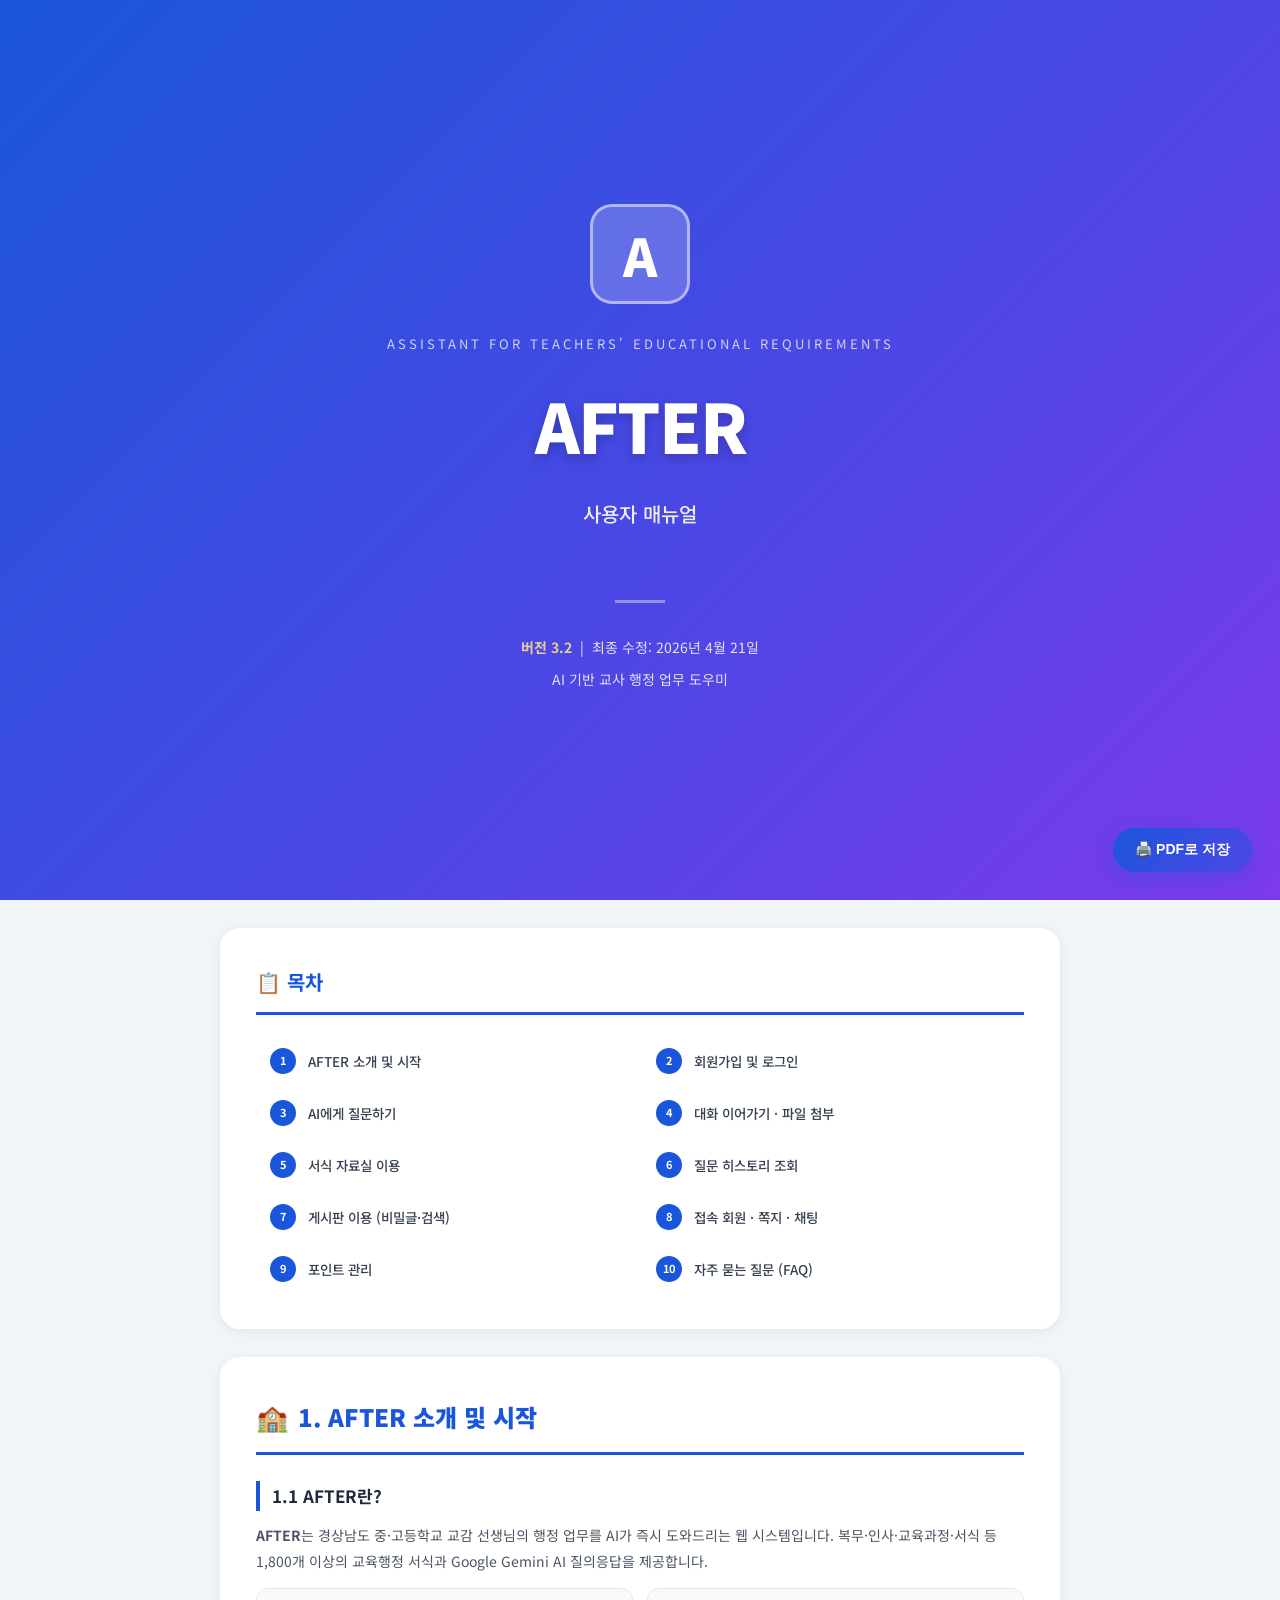
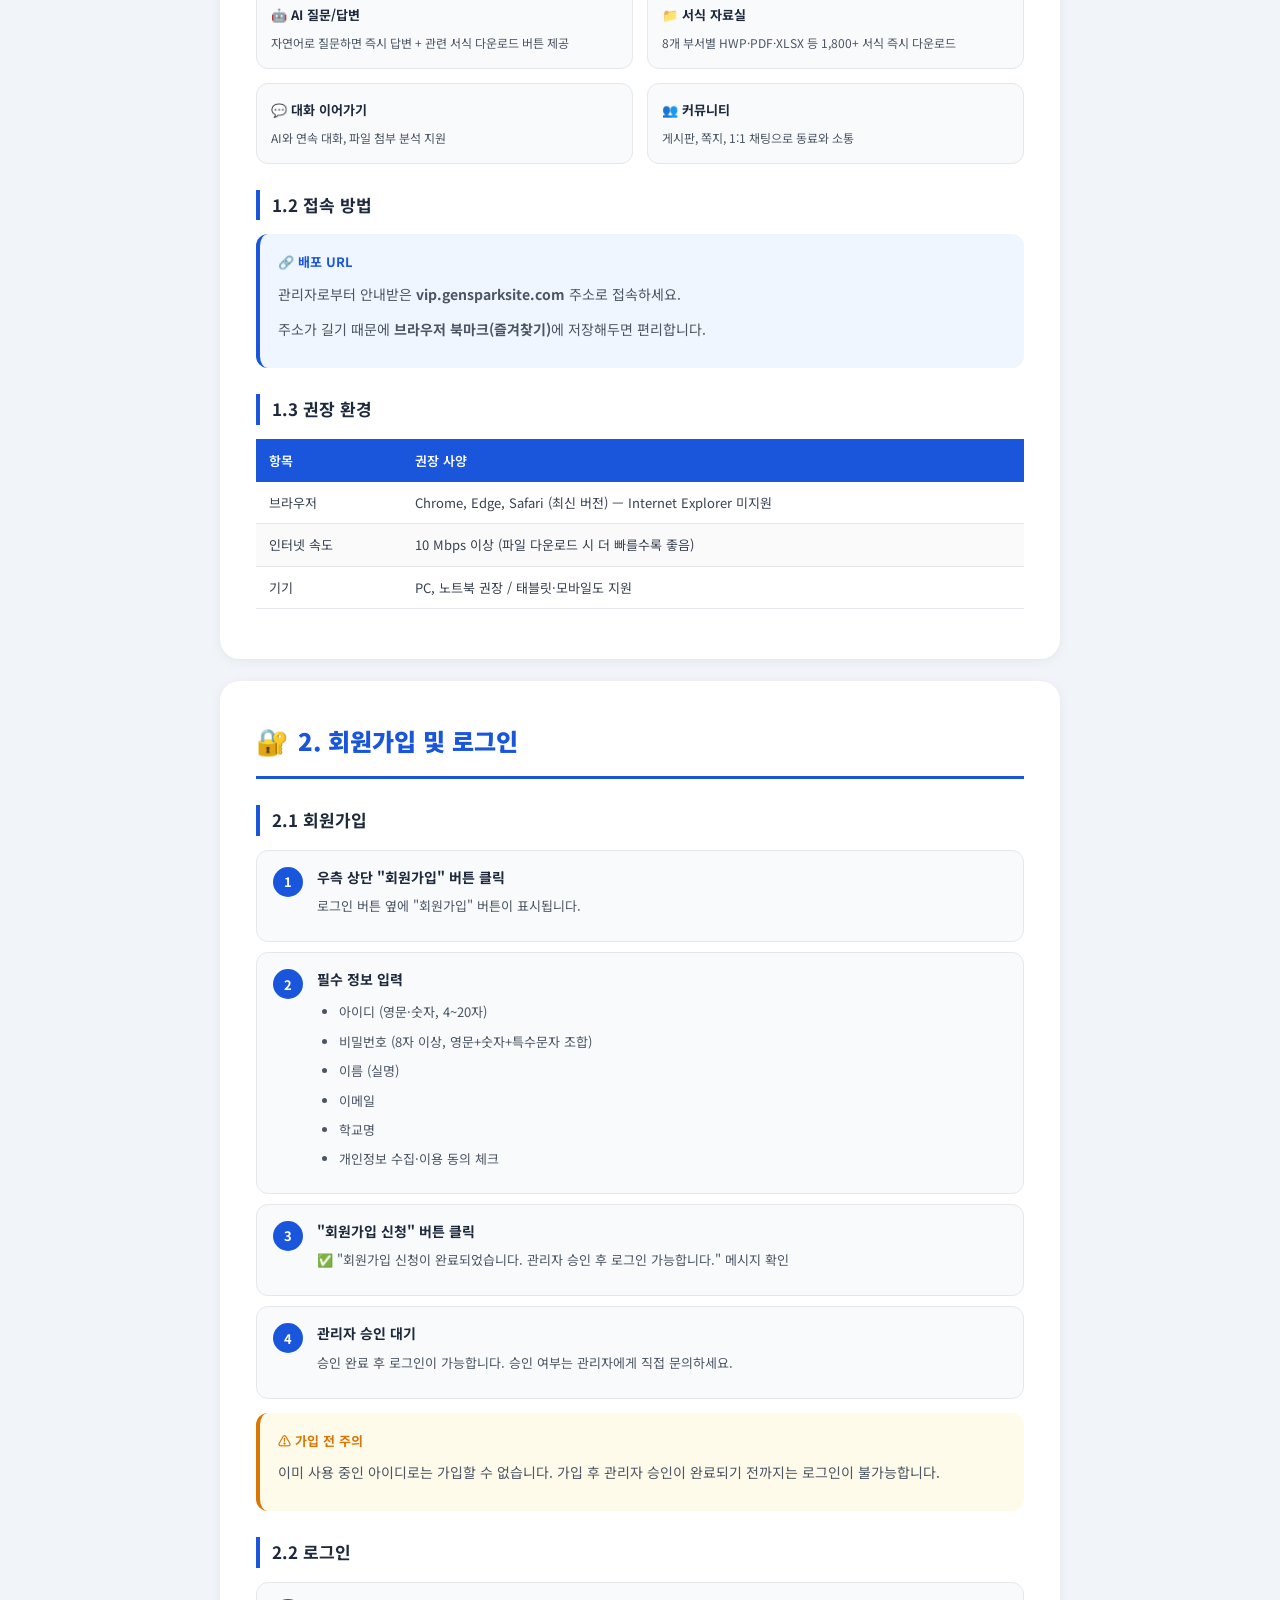
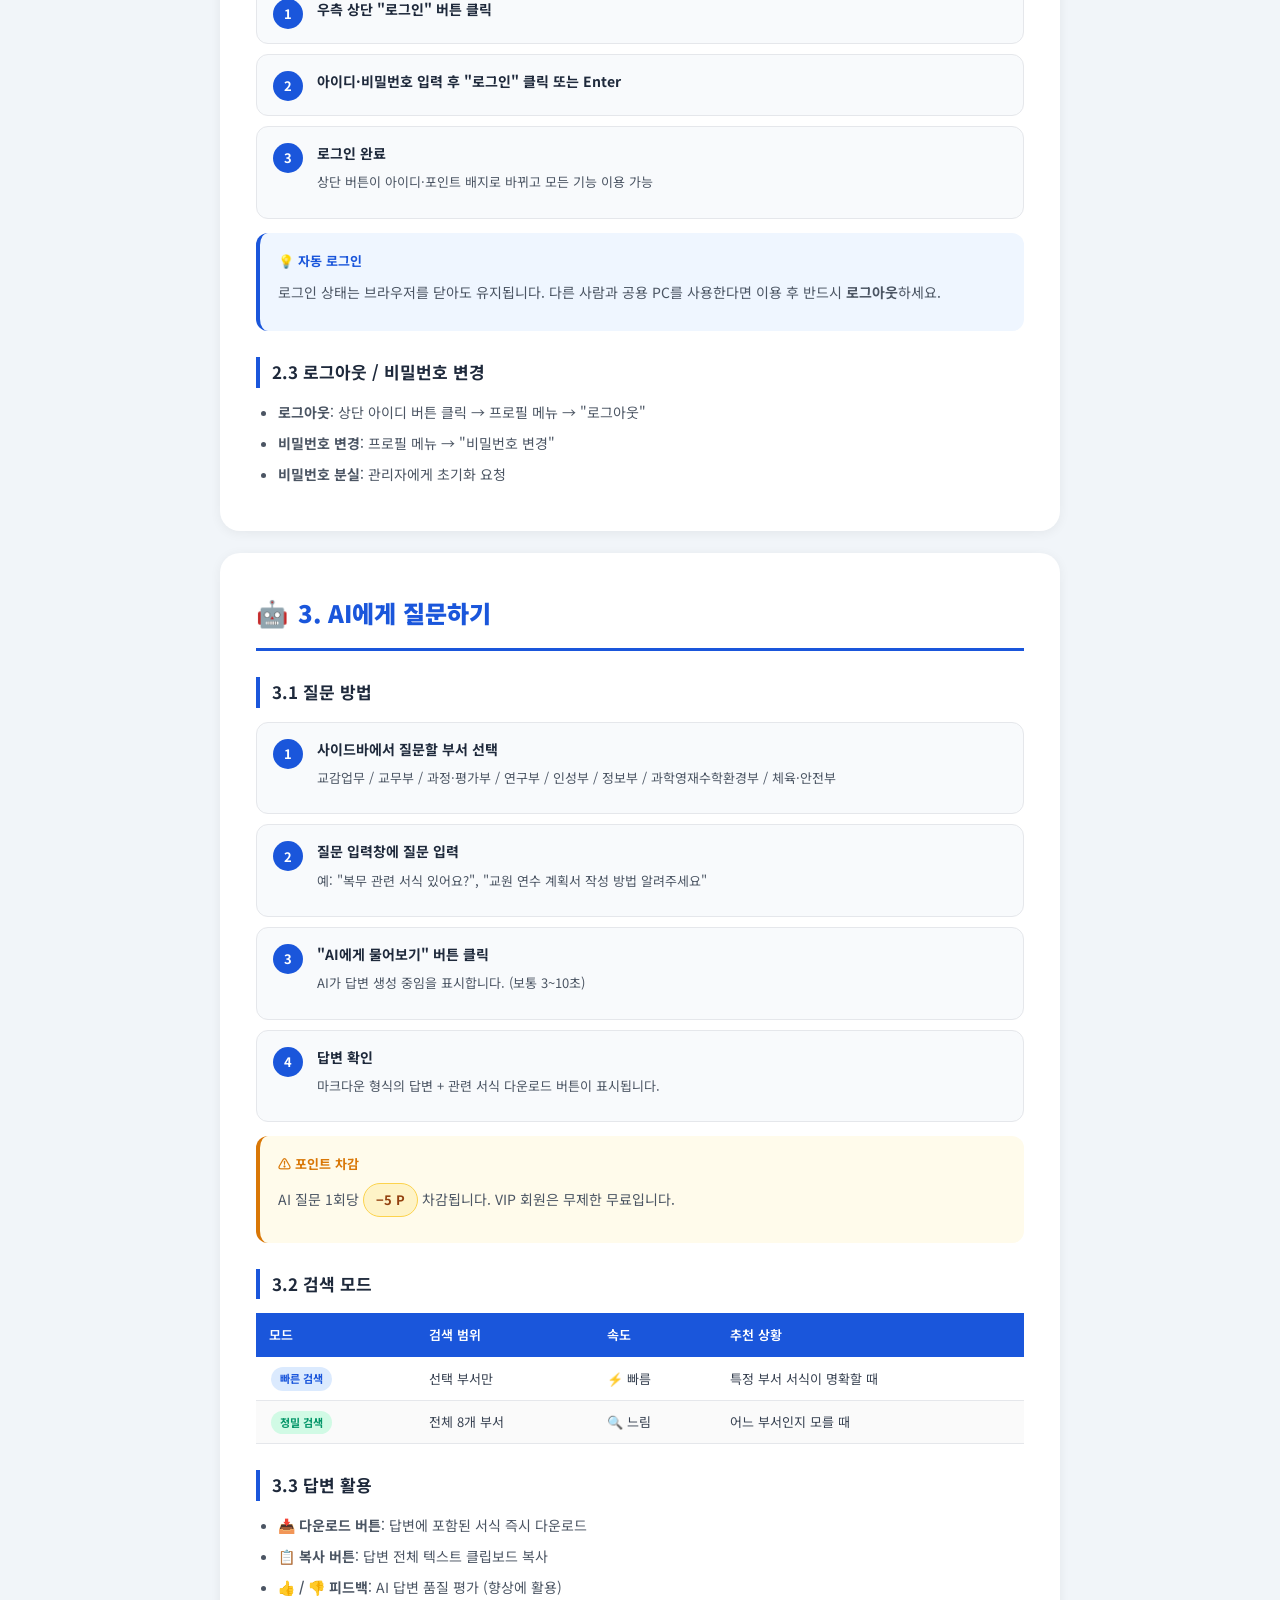
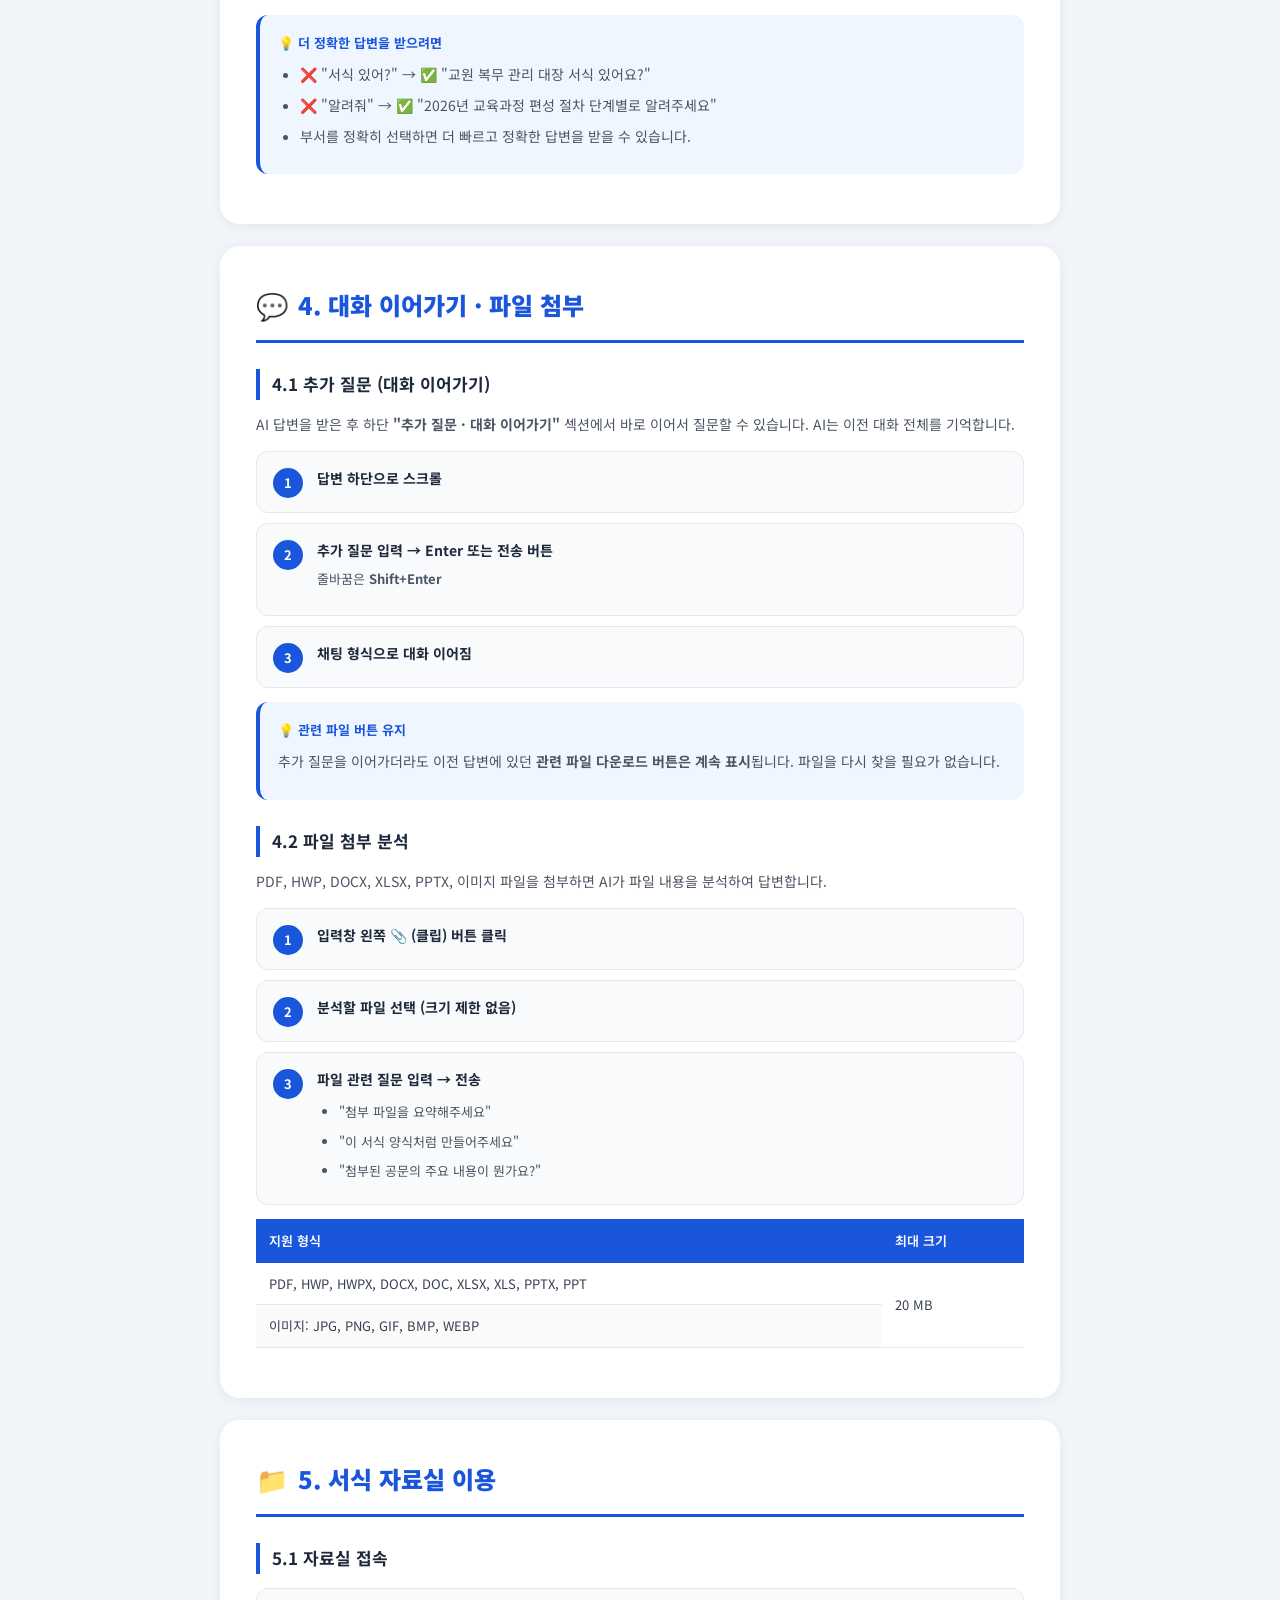
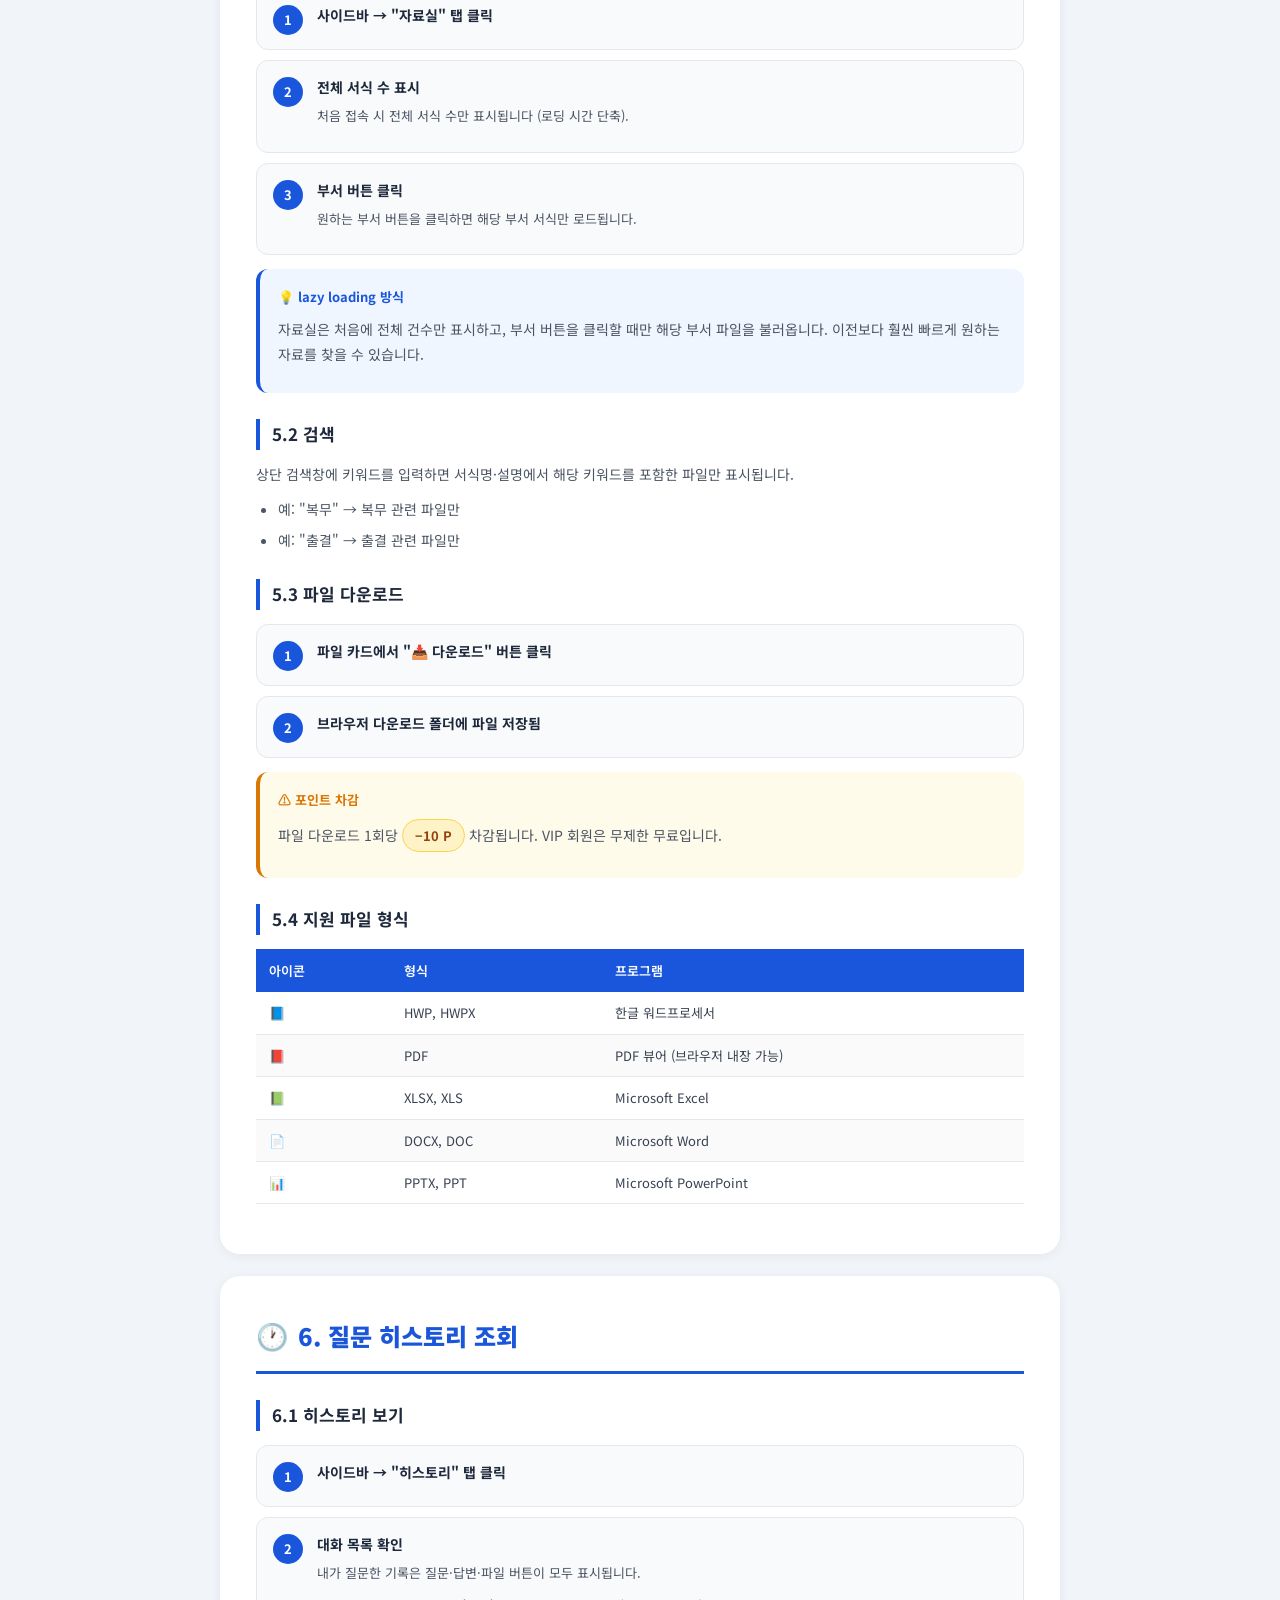
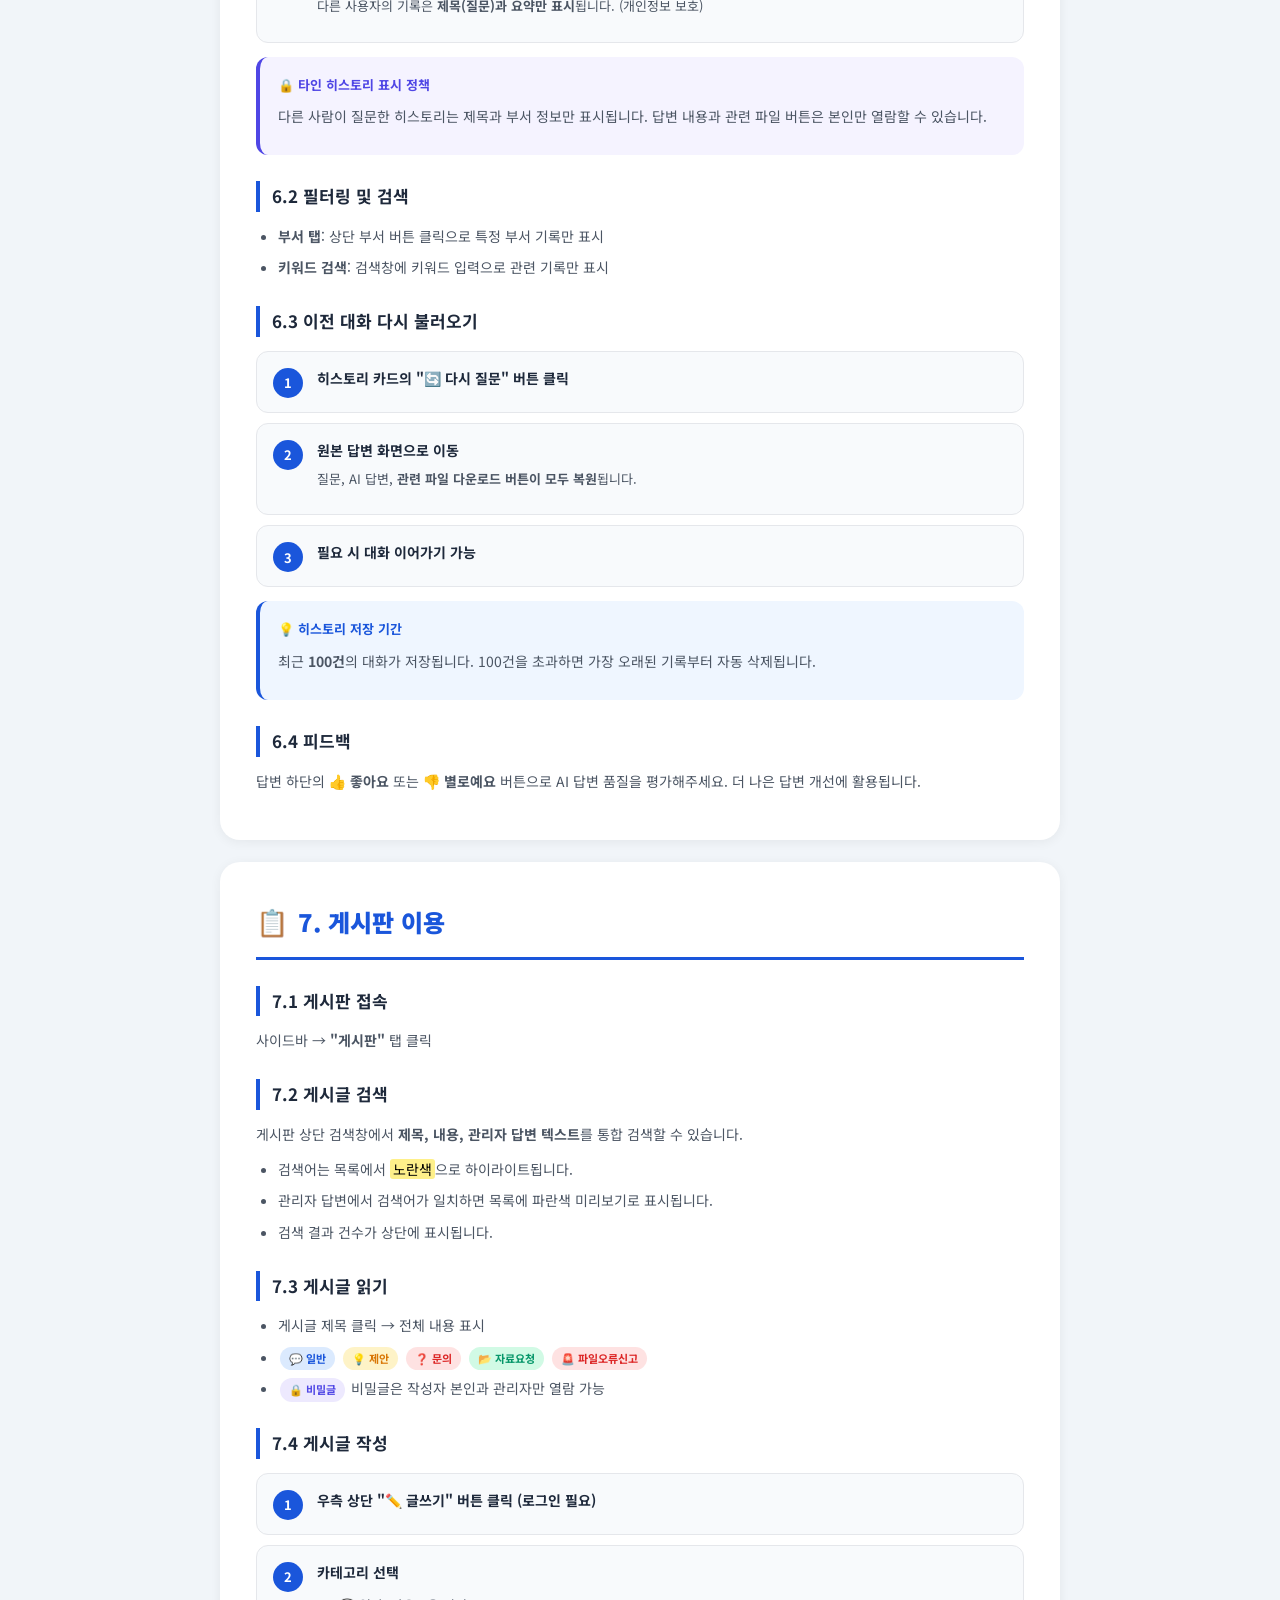
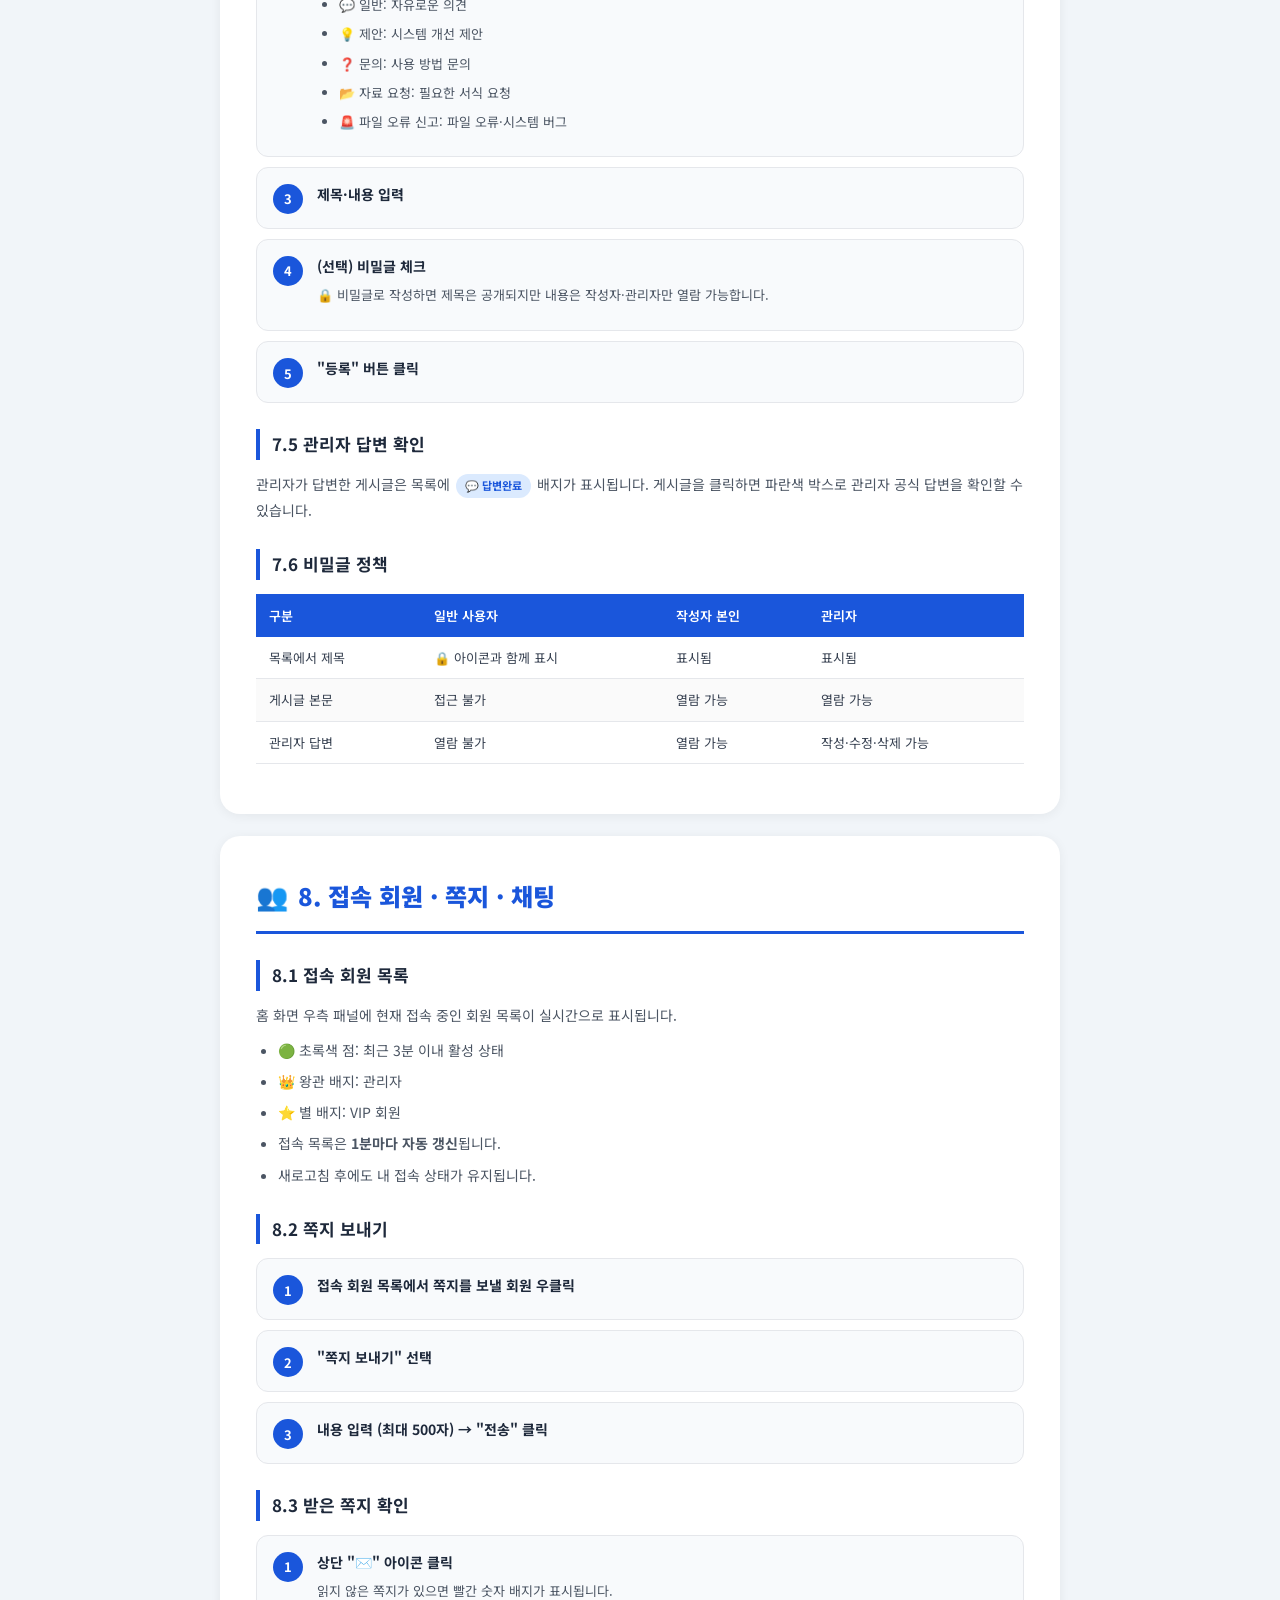
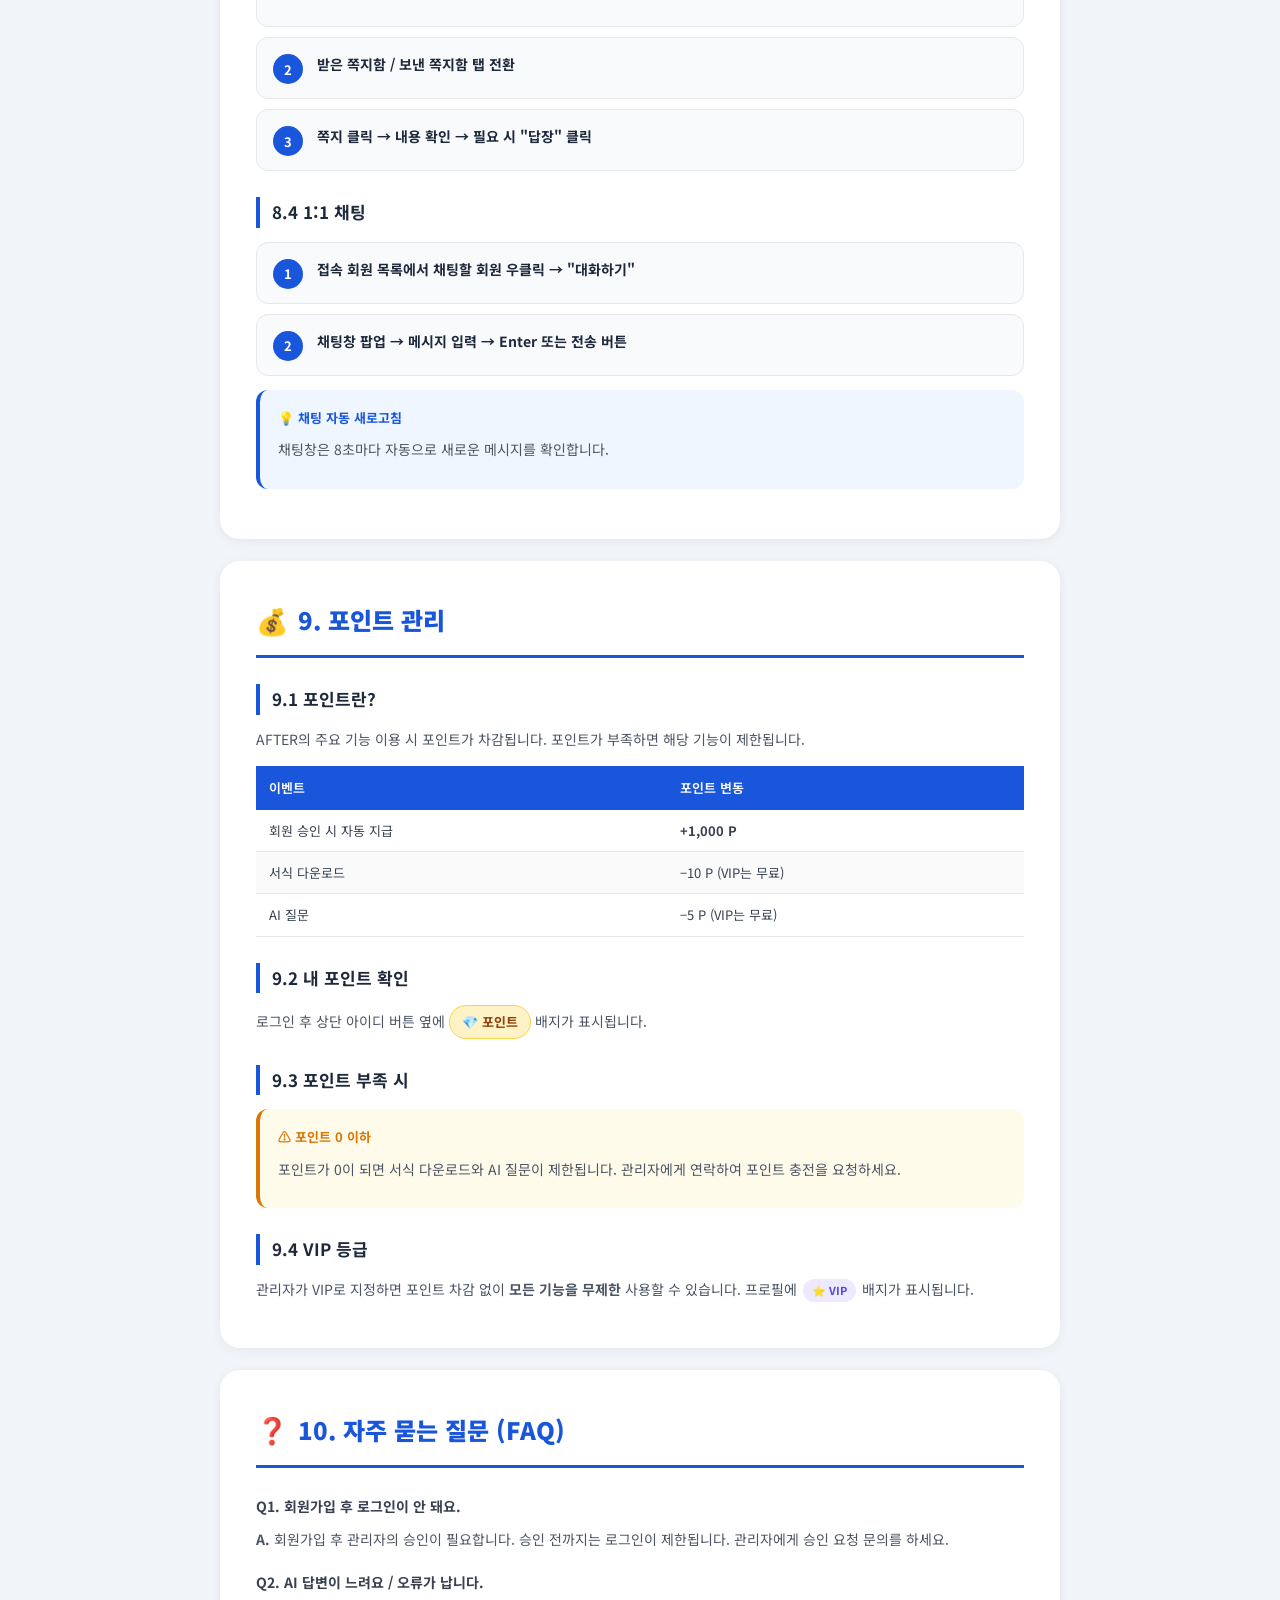
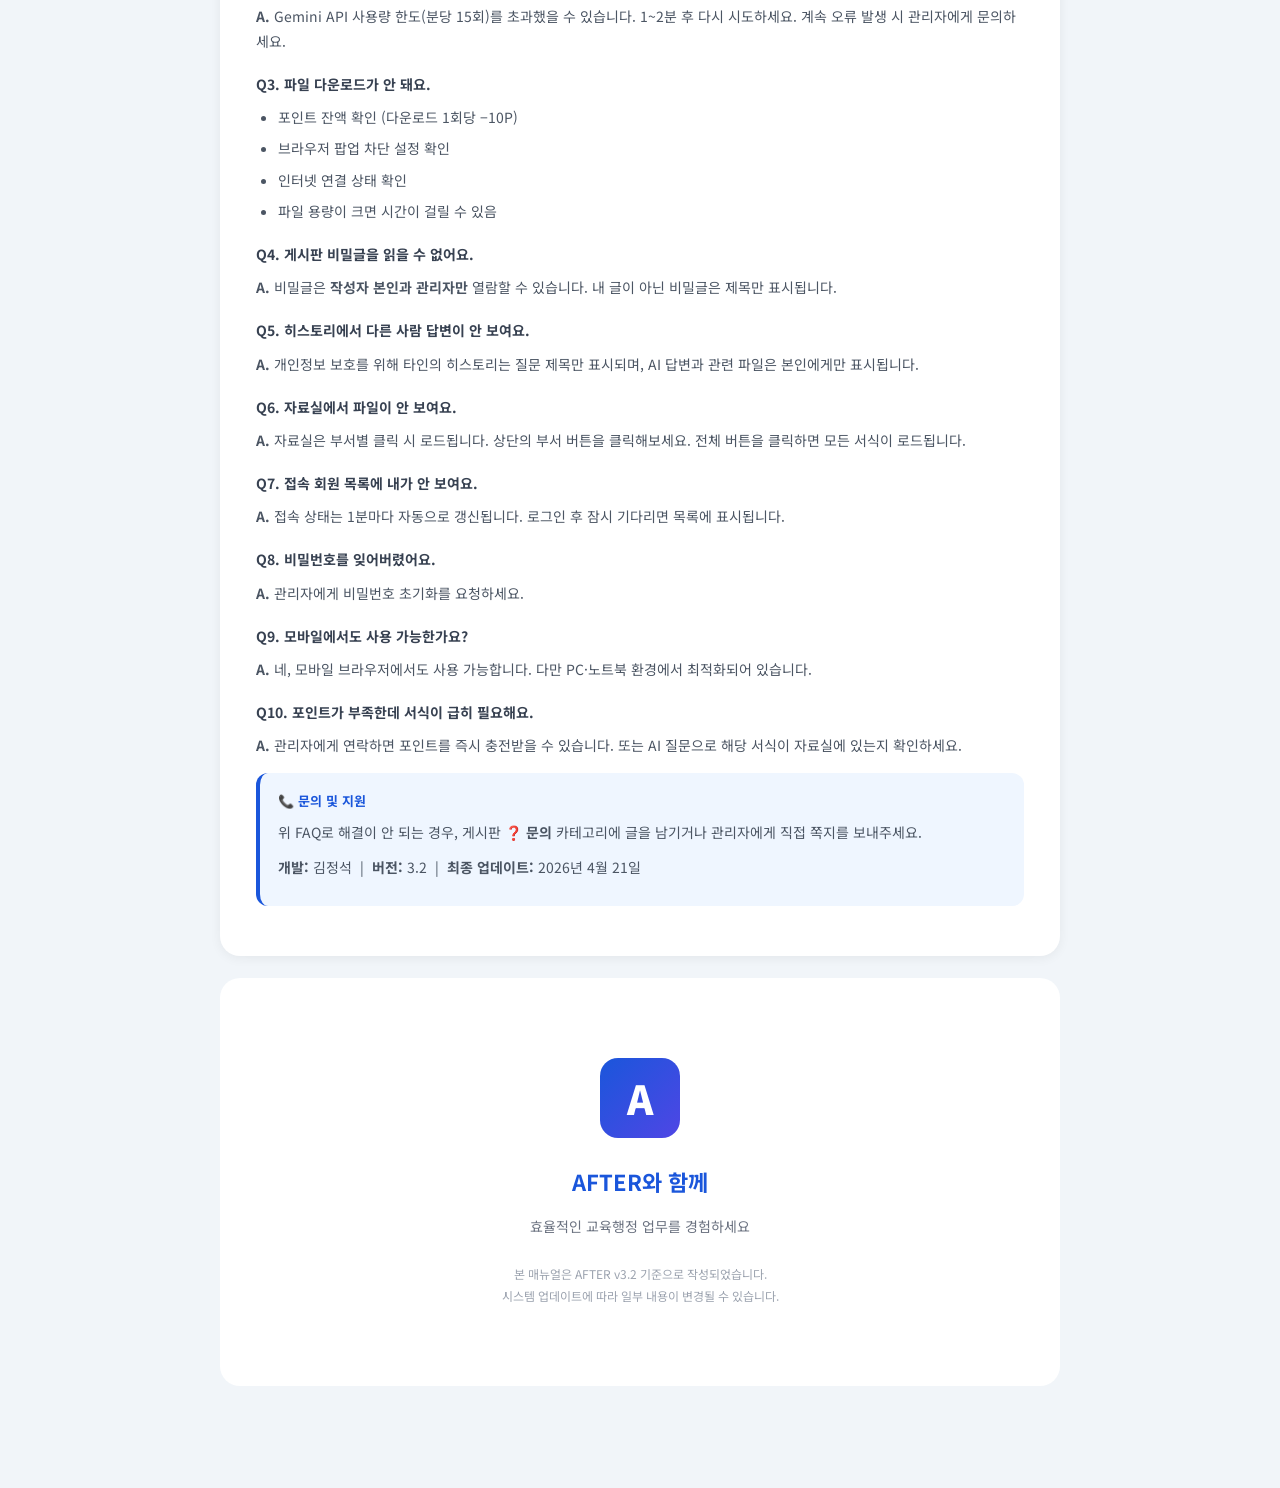
<file: manual_user.html>
<!DOCTYPE html>
<html lang="ko">
<head>
    <meta charset="UTF-8">
    <meta name="viewport" content="width=device-width, initial-scale=1.0">
    <title>AFTER 사용자 매뉴얼 v3.2</title>
    <link href="https://fonts.googleapis.com/css2?family=Noto+Sans+KR:wght@300;400;500;700;900&display=swap" rel="stylesheet">
    <style>
        *{margin:0;padding:0;box-sizing:border-box}
        :root{
            --blue:#1a56db;--indigo:#4f46e5;--green:#059669;--orange:#d97706;
            --red:#dc2626;--gray:#6b7280;--light:#f8fafc;--border:#e5e7eb;
        }
        body{font-family:'Noto Sans KR',sans-serif;line-height:1.8;color:#1e293b;background:#f1f5f9;font-size:14px}
        a{color:var(--blue);text-decoration:none}
        a:hover{text-decoration:underline}

        /* 레이아웃 */
        .page-wrap{max-width:880px;margin:0 auto;padding:0 20px 80px}

        /* 표지 */
        .cover{
            min-height:100vh;display:flex;flex-direction:column;
            justify-content:center;align-items:center;text-align:center;
            background:linear-gradient(135deg,#1a56db 0%,#4f46e5 60%,#7c3aed 100%);
            color:#fff;padding:60px 40px;page-break-after:always;
        }
        .cover-logo{
            width:100px;height:100px;background:rgba(255,255,255,.2);
            border:3px solid rgba(255,255,255,.5);border-radius:22px;
            display:flex;align-items:center;justify-content:center;
            font-size:52px;font-weight:900;margin-bottom:28px;
        }
        .cover h1{font-size:68px;font-weight:900;letter-spacing:-2px;margin-bottom:10px;text-shadow:0 4px 12px rgba(0,0,0,.2)}
        .cover-en{font-size:13px;letter-spacing:3px;opacity:.75;margin-bottom:8px;text-transform:uppercase}
        .cover-sub{font-size:20px;font-weight:500;opacity:.9;margin-bottom:40px}
        .cover-divider{width:50px;height:3px;background:rgba(255,255,255,.4);margin:28px auto}
        .cover-meta{font-size:14px;line-height:2.3;opacity:.85}
        .cover-meta strong{color:#fde68a}

        /* 목차 */
        .toc-wrap{background:#fff;border-radius:20px;padding:36px;margin:28px 0;box-shadow:0 2px 12px rgba(0,0,0,.07)}
        .toc-wrap h2{font-size:20px;font-weight:700;color:var(--blue);margin-bottom:22px;padding-bottom:12px;border-bottom:3px solid var(--blue)}
        .toc-grid{display:grid;grid-template-columns:1fr 1fr;gap:4px}
        @media(max-width:600px){.toc-grid{grid-template-columns:1fr}}
        .toc-item{display:flex;align-items:center;gap:12px;padding:11px 14px;border-radius:10px;cursor:pointer;text-decoration:none;color:#374151;transition:.15s}
        .toc-item:hover{background:var(--light);color:var(--blue);text-decoration:none}
        .toc-num{width:26px;height:26px;background:var(--blue);color:#fff;border-radius:50%;display:flex;align-items:center;justify-content:center;font-size:11px;font-weight:700;flex-shrink:0}
        .toc-label{font-size:13.5px;font-weight:500}

        /* 섹션 */
        section{background:#fff;border-radius:20px;padding:36px;margin:22px 0;box-shadow:0 2px 12px rgba(0,0,0,.06);page-break-inside:avoid}
        section h1{font-size:24px;font-weight:900;color:var(--blue);margin-bottom:26px;padding-bottom:12px;border-bottom:3px solid var(--blue);display:flex;align-items:center;gap:10px}
        section h1 .sec-icon{font-size:26px}
        section h2{font-size:17px;font-weight:700;color:#1e293b;margin:26px 0 12px;padding-left:12px;border-left:4px solid var(--blue)}
        section h3{font-size:14px;font-weight:700;color:#374151;margin:18px 0 8px}
        section p{color:#4b5563;margin-bottom:10px}
        section ul,section ol{color:#4b5563;padding-left:22px;margin:8px 0}
        section li{margin-bottom:6px}

        /* 박스 */
        .box{border-radius:12px;padding:16px 18px;margin:14px 0;border-left:4px solid}
        .box-title{font-weight:700;margin-bottom:8px;display:flex;align-items:center;gap:8px;font-size:13px}
        .box.tip{background:#eff6ff;border-color:var(--blue)}.box.tip .box-title{color:var(--blue)}
        .box.warn{background:#fffbeb;border-color:var(--orange)}.box.warn .box-title{color:var(--orange)}
        .box.success{background:#f0fdf4;border-color:var(--green)}.box.success .box-title{color:var(--green)}
        .box.danger{background:#fef2f2;border-color:var(--red)}.box.danger .box-title{color:var(--red)}
        .box.purple{background:#f5f3ff;border-color:var(--indigo)}.box.purple .box-title{color:var(--indigo)}

        /* 단계 */
        .steps{display:flex;flex-direction:column;gap:10px;margin:14px 0}
        .step-card{display:flex;gap:14px;align-items:flex-start;background:var(--light);border-radius:12px;padding:14px 16px;border:1px solid var(--border)}
        .step-num{width:30px;height:30px;background:var(--blue);color:#fff;border-radius:50%;display:flex;align-items:center;justify-content:center;font-weight:700;font-size:13px;flex-shrink:0;margin-top:2px}
        .step-body h4{font-size:14px;font-weight:700;color:#1e293b;margin-bottom:4px}
        .step-body p,.step-body li{font-size:13px;color:#4b5563}

        /* 표 */
        table{width:100%;border-collapse:collapse;margin:14px 0;font-size:13px}
        th{background:var(--blue);color:#fff;padding:10px 13px;text-align:left;font-weight:600}
        td{padding:9px 13px;border-bottom:1px solid var(--border);color:#374151}
        tr:nth-child(even) td{background:#fafafa}
        tr:hover td{background:#eff6ff}

        /* 코드 */
        code{background:#1e293b;color:#a5f3fc;padding:2px 7px;border-radius:5px;font-family:'Consolas',monospace;font-size:12px}

        /* 뱃지 */
        .badge{display:inline-block;padding:2px 9px;border-radius:20px;font-size:11px;font-weight:700;margin:0 2px}
        .badge-blue{background:#dbeafe;color:var(--blue)}
        .badge-green{background:#d1fae5;color:var(--green)}
        .badge-orange{background:#fef3c7;color:var(--orange)}
        .badge-red{background:#fee2e2;color:var(--red)}
        .badge-purple{background:#ede9fe;color:var(--indigo)}

        /* 2단 그리드 */
        .grid2{display:grid;grid-template-columns:1fr 1fr;gap:14px;margin:14px 0}
        @media(max-width:600px){.grid2{grid-template-columns:1fr}}
        .mini-card{background:var(--light);border:1px solid var(--border);border-radius:12px;padding:14px}
        .mini-card h4{font-size:13px;font-weight:700;color:#1e293b;margin-bottom:6px}
        .mini-card p{font-size:12px;color:#4b5563;margin:0}

        /* 포인트 표시 */
        .point-pill{display:inline-flex;align-items:center;gap:6px;background:#fef3c7;border:1px solid #fcd34d;border-radius:20px;padding:4px 12px;font-size:13px;font-weight:700;color:#92400e}

        /* PDF 저장 버튼 */
        .print-btn{
            position:fixed;bottom:28px;right:28px;
            background:linear-gradient(135deg,var(--blue),var(--indigo));
            color:#fff;border:none;padding:13px 22px;border-radius:50px;
            font-size:14px;font-weight:700;cursor:pointer;
            box-shadow:0 6px 20px rgba(26,86,219,.35);transition:.2s;z-index:999;
            display:flex;align-items:center;gap:8px;
        }
        .print-btn:hover{transform:translateY(-2px);box-shadow:0 10px 28px rgba(26,86,219,.45)}

        /* 마지막 페이지 */
        .ending{text-align:center;padding:80px 40px;background:#fff;border-radius:20px;margin:22px 0}
        .ending .ending-logo{width:80px;height:80px;background:linear-gradient(135deg,var(--blue),var(--indigo));border-radius:18px;display:flex;align-items:center;justify-content:center;font-size:40px;font-weight:900;color:#fff;margin:0 auto 24px}
        .ending h2{font-size:22px;font-weight:700;color:var(--blue);margin-bottom:12px}
        .ending p{color:#6b7280;font-size:14px}

        /* 인쇄 */
        @media print{
            body{background:#fff}
            .print-btn{display:none}
            section,.step-card,.box,table{page-break-inside:avoid}
            section{box-shadow:none;border:1px solid #e5e7eb;margin:10px 0}
            .cover{page-break-after:always}
        }
    </style>
</head>
<body>

<!-- ════════ 표지 ════════ -->
<div class="cover">
    <div class="cover-logo">A</div>
    <div class="cover-en">Assistant For Teachers' Educational Requirements</div>
    <h1>AFTER</h1>
    <div class="cover-sub">사용자 매뉴얼</div>
    <div class="cover-divider"></div>
    <div class="cover-meta">
        <p><strong>버전 3.2</strong> &nbsp;|&nbsp; 최종 수정: 2026년 4월 21일</p>
        <p>AI 기반 교사 행정 업무 도우미</p>
    </div>
</div>

<div class="page-wrap">

<!-- ════════ 목차 ════════ -->
<div class="toc-wrap">
    <h2>📋 목차</h2>
    <div class="toc-grid">
        <a href="#s1" class="toc-item"><span class="toc-num">1</span><span class="toc-label">AFTER 소개 및 시작</span></a>
        <a href="#s2" class="toc-item"><span class="toc-num">2</span><span class="toc-label">회원가입 및 로그인</span></a>
        <a href="#s3" class="toc-item"><span class="toc-num">3</span><span class="toc-label">AI에게 질문하기</span></a>
        <a href="#s4" class="toc-item"><span class="toc-num">4</span><span class="toc-label">대화 이어가기 · 파일 첨부</span></a>
        <a href="#s5" class="toc-item"><span class="toc-num">5</span><span class="toc-label">서식 자료실 이용</span></a>
        <a href="#s6" class="toc-item"><span class="toc-num">6</span><span class="toc-label">질문 히스토리 조회</span></a>
        <a href="#s7" class="toc-item"><span class="toc-num">7</span><span class="toc-label">게시판 이용 (비밀글·검색)</span></a>
        <a href="#s8" class="toc-item"><span class="toc-num">8</span><span class="toc-label">접속 회원 · 쪽지 · 채팅</span></a>
        <a href="#s9" class="toc-item"><span class="toc-num">9</span><span class="toc-label">포인트 관리</span></a>
        <a href="#s10" class="toc-item"><span class="toc-num">10</span><span class="toc-label">자주 묻는 질문 (FAQ)</span></a>
    </div>
</div>

<!-- ════════ 1. 소개 ════════ -->
<section id="s1">
    <h1><span class="sec-icon">🏫</span>1. AFTER 소개 및 시작</h1>

    <h2>1.1 AFTER란?</h2>
    <p><strong>AFTER</strong>는 경상남도 중·고등학교 교감 선생님의 행정 업무를 AI가 즉시 도와드리는 웹 시스템입니다. 복무·인사·교육과정·서식 등 1,800개 이상의 교육행정 서식과 Google Gemini AI 질의응답을 제공합니다.</p>

    <div class="grid2">
        <div class="mini-card">
            <h4>🤖 AI 질문/답변</h4>
            <p>자연어로 질문하면 즉시 답변 + 관련 서식 다운로드 버튼 제공</p>
        </div>
        <div class="mini-card">
            <h4>📁 서식 자료실</h4>
            <p>8개 부서별 HWP·PDF·XLSX 등 1,800+ 서식 즉시 다운로드</p>
        </div>
        <div class="mini-card">
            <h4>💬 대화 이어가기</h4>
            <p>AI와 연속 대화, 파일 첨부 분석 지원</p>
        </div>
        <div class="mini-card">
            <h4>👥 커뮤니티</h4>
            <p>게시판, 쪽지, 1:1 채팅으로 동료와 소통</p>
        </div>
    </div>

    <h2>1.2 접속 방법</h2>
    <div class="box tip">
        <div class="box-title">🔗 배포 URL</div>
        <p>관리자로부터 안내받은 <strong>vip.gensparksite.com</strong> 주소로 접속하세요.</p>
        <p>주소가 길기 때문에 <strong>브라우저 북마크(즐겨찾기)</strong>에 저장해두면 편리합니다.</p>
    </div>

    <h2>1.3 권장 환경</h2>
    <table>
        <thead><tr><th>항목</th><th>권장 사양</th></tr></thead>
        <tbody>
            <tr><td>브라우저</td><td>Chrome, Edge, Safari (최신 버전) — Internet Explorer 미지원</td></tr>
            <tr><td>인터넷 속도</td><td>10 Mbps 이상 (파일 다운로드 시 더 빠를수록 좋음)</td></tr>
            <tr><td>기기</td><td>PC, 노트북 권장 / 태블릿·모바일도 지원</td></tr>
        </tbody>
    </table>
</section>

<!-- ════════ 2. 가입·로그인 ════════ -->
<section id="s2">
    <h1><span class="sec-icon">🔐</span>2. 회원가입 및 로그인</h1>

    <h2>2.1 회원가입</h2>
    <div class="steps">
        <div class="step-card"><div class="step-num">1</div><div class="step-body">
            <h4>우측 상단 "회원가입" 버튼 클릭</h4>
            <p>로그인 버튼 옆에 "회원가입" 버튼이 표시됩니다.</p>
        </div></div>
        <div class="step-card"><div class="step-num">2</div><div class="step-body">
            <h4>필수 정보 입력</h4>
            <ul>
                <li>아이디 (영문·숫자, 4~20자)</li>
                <li>비밀번호 (8자 이상, 영문+숫자+특수문자 조합)</li>
                <li>이름 (실명)</li>
                <li>이메일</li>
                <li>학교명</li>
                <li>개인정보 수집·이용 동의 체크</li>
            </ul>
        </div></div>
        <div class="step-card"><div class="step-num">3</div><div class="step-body">
            <h4>"회원가입 신청" 버튼 클릭</h4>
            <p>✅ "회원가입 신청이 완료되었습니다. 관리자 승인 후 로그인 가능합니다." 메시지 확인</p>
        </div></div>
        <div class="step-card"><div class="step-num">4</div><div class="step-body">
            <h4>관리자 승인 대기</h4>
            <p>승인 완료 후 로그인이 가능합니다. 승인 여부는 관리자에게 직접 문의하세요.</p>
        </div></div>
    </div>

    <div class="box warn">
        <div class="box-title">⚠️ 가입 전 주의</div>
        <p>이미 사용 중인 아이디로는 가입할 수 없습니다. 가입 후 관리자 승인이 완료되기 전까지는 로그인이 불가능합니다.</p>
    </div>

    <h2>2.2 로그인</h2>
    <div class="steps">
        <div class="step-card"><div class="step-num">1</div><div class="step-body"><h4>우측 상단 "로그인" 버튼 클릭</h4></div></div>
        <div class="step-card"><div class="step-num">2</div><div class="step-body"><h4>아이디·비밀번호 입력 후 "로그인" 클릭 또는 Enter</h4></div></div>
        <div class="step-card"><div class="step-num">3</div><div class="step-body">
            <h4>로그인 완료</h4>
            <p>상단 버튼이 아이디·포인트 배지로 바뀌고 모든 기능 이용 가능</p>
        </div></div>
    </div>

    <div class="box tip">
        <div class="box-title">💡 자동 로그인</div>
        <p>로그인 상태는 브라우저를 닫아도 유지됩니다. 다른 사람과 공용 PC를 사용한다면 이용 후 반드시 <strong>로그아웃</strong>하세요.</p>
    </div>

    <h2>2.3 로그아웃 / 비밀번호 변경</h2>
    <ul>
        <li><strong>로그아웃</strong>: 상단 아이디 버튼 클릭 → 프로필 메뉴 → "로그아웃"</li>
        <li><strong>비밀번호 변경</strong>: 프로필 메뉴 → "비밀번호 변경"</li>
        <li><strong>비밀번호 분실</strong>: 관리자에게 초기화 요청</li>
    </ul>
</section>

<!-- ════════ 3. AI 질문 ════════ -->
<section id="s3">
    <h1><span class="sec-icon">🤖</span>3. AI에게 질문하기</h1>

    <h2>3.1 질문 방법</h2>
    <div class="steps">
        <div class="step-card"><div class="step-num">1</div><div class="step-body">
            <h4>사이드바에서 질문할 부서 선택</h4>
            <p>교감업무 / 교무부 / 과정·평가부 / 연구부 / 인성부 / 정보부 / 과학영재수학환경부 / 체육·안전부</p>
        </div></div>
        <div class="step-card"><div class="step-num">2</div><div class="step-body">
            <h4>질문 입력창에 질문 입력</h4>
            <p>예: "복무 관련 서식 있어요?", "교원 연수 계획서 작성 방법 알려주세요"</p>
        </div></div>
        <div class="step-card"><div class="step-num">3</div><div class="step-body"><h4>"AI에게 물어보기" 버튼 클릭</h4><p>AI가 답변 생성 중임을 표시합니다. (보통 3~10초)</p></div></div>
        <div class="step-card"><div class="step-num">4</div><div class="step-body">
            <h4>답변 확인</h4>
            <p>마크다운 형식의 답변 + 관련 서식 다운로드 버튼이 표시됩니다.</p>
        </div></div>
    </div>

    <div class="box warn">
        <div class="box-title">⚠️ 포인트 차감</div>
        <p>AI 질문 1회당 <span class="point-pill">−5 P</span> 차감됩니다. VIP 회원은 무제한 무료입니다.</p>
    </div>

    <h2>3.2 검색 모드</h2>
    <table>
        <thead><tr><th>모드</th><th>검색 범위</th><th>속도</th><th>추천 상황</th></tr></thead>
        <tbody>
            <tr><td><span class="badge badge-blue">빠른 검색</span></td><td>선택 부서만</td><td>⚡ 빠름</td><td>특정 부서 서식이 명확할 때</td></tr>
            <tr><td><span class="badge badge-green">정밀 검색</span></td><td>전체 8개 부서</td><td>🔍 느림</td><td>어느 부서인지 모를 때</td></tr>
        </tbody>
    </table>

    <h2>3.3 답변 활용</h2>
    <ul>
        <li><strong>📥 다운로드 버튼</strong>: 답변에 포함된 서식 즉시 다운로드</li>
        <li><strong>📋 복사 버튼</strong>: 답변 전체 텍스트 클립보드 복사</li>
        <li><strong>👍 / 👎 피드백</strong>: AI 답변 품질 평가 (향상에 활용)</li>
    </ul>

    <div class="box tip">
        <div class="box-title">💡 더 정확한 답변을 받으려면</div>
        <ul>
            <li>❌ "서식 있어?" → ✅ "교원 복무 관리 대장 서식 있어요?"</li>
            <li>❌ "알려줘" → ✅ "2026년 교육과정 편성 절차 단계별로 알려주세요"</li>
            <li>부서를 정확히 선택하면 더 빠르고 정확한 답변을 받을 수 있습니다.</li>
        </ul>
    </div>
</section>

<!-- ════════ 4. 대화 이어가기 ════════ -->
<section id="s4">
    <h1><span class="sec-icon">💬</span>4. 대화 이어가기 · 파일 첨부</h1>

    <h2>4.1 추가 질문 (대화 이어가기)</h2>
    <p>AI 답변을 받은 후 하단 <strong>"추가 질문 · 대화 이어가기"</strong> 섹션에서 바로 이어서 질문할 수 있습니다. AI는 이전 대화 전체를 기억합니다.</p>
    <div class="steps">
        <div class="step-card"><div class="step-num">1</div><div class="step-body"><h4>답변 하단으로 스크롤</h4></div></div>
        <div class="step-card"><div class="step-num">2</div><div class="step-body">
            <h4>추가 질문 입력 → Enter 또는 전송 버튼</h4>
            <p>줄바꿈은 <strong>Shift+Enter</strong></p>
        </div></div>
        <div class="step-card"><div class="step-num">3</div><div class="step-body"><h4>채팅 형식으로 대화 이어짐</h4></div></div>
    </div>

    <div class="box tip">
        <div class="box-title">💡 관련 파일 버튼 유지</div>
        <p>추가 질문을 이어가더라도 이전 답변에 있던 <strong>관련 파일 다운로드 버튼은 계속 표시</strong>됩니다. 파일을 다시 찾을 필요가 없습니다.</p>
    </div>

    <h2>4.2 파일 첨부 분석</h2>
    <p>PDF, HWP, DOCX, XLSX, PPTX, 이미지 파일을 첨부하면 AI가 파일 내용을 분석하여 답변합니다.</p>
    <div class="steps">
        <div class="step-card"><div class="step-num">1</div><div class="step-body"><h4>입력창 왼쪽 📎 (클립) 버튼 클릭</h4></div></div>
        <div class="step-card"><div class="step-num">2</div><div class="step-body"><h4>분석할 파일 선택 (크기 제한 없음)</h4></div></div>
        <div class="step-card"><div class="step-num">3</div><div class="step-body">
            <h4>파일 관련 질문 입력 → 전송</h4>
            <ul>
                <li>"첨부 파일을 요약해주세요"</li>
                <li>"이 서식 양식처럼 만들어주세요"</li>
                <li>"첨부된 공문의 주요 내용이 뭔가요?"</li>
            </ul>
        </div></div>
    </div>

    <table>
        <thead><tr><th>지원 형식</th><th>최대 크기</th></tr></thead>
        <tbody>
            <tr><td>PDF, HWP, HWPX, DOCX, DOC, XLSX, XLS, PPTX, PPT</td><td rowspan="2">20 MB</td></tr>
            <tr><td>이미지: JPG, PNG, GIF, BMP, WEBP</td></tr>
        </tbody>
    </table>
</section>

<!-- ════════ 5. 자료실 ════════ -->
<section id="s5">
    <h1><span class="sec-icon">📁</span>5. 서식 자료실 이용</h1>

    <h2>5.1 자료실 접속</h2>
    <div class="steps">
        <div class="step-card"><div class="step-num">1</div><div class="step-body"><h4>사이드바 → "자료실" 탭 클릭</h4></div></div>
        <div class="step-card"><div class="step-num">2</div><div class="step-body">
            <h4>전체 서식 수 표시</h4>
            <p>처음 접속 시 전체 서식 수만 표시됩니다 (로딩 시간 단축).</p>
        </div></div>
        <div class="step-card"><div class="step-num">3</div><div class="step-body">
            <h4>부서 버튼 클릭</h4>
            <p>원하는 부서 버튼을 클릭하면 해당 부서 서식만 로드됩니다.</p>
        </div></div>
    </div>

    <div class="box tip">
        <div class="box-title">💡 lazy loading 방식</div>
        <p>자료실은 처음에 전체 건수만 표시하고, 부서 버튼을 클릭할 때만 해당 부서 파일을 불러옵니다. 이전보다 훨씬 빠르게 원하는 자료를 찾을 수 있습니다.</p>
    </div>

    <h2>5.2 검색</h2>
    <p>상단 검색창에 키워드를 입력하면 서식명·설명에서 해당 키워드를 포함한 파일만 표시됩니다.</p>
    <ul>
        <li>예: "복무" → 복무 관련 파일만</li>
        <li>예: "출결" → 출결 관련 파일만</li>
    </ul>

    <h2>5.3 파일 다운로드</h2>
    <div class="steps">
        <div class="step-card"><div class="step-num">1</div><div class="step-body"><h4>파일 카드에서 "📥 다운로드" 버튼 클릭</h4></div></div>
        <div class="step-card"><div class="step-num">2</div><div class="step-body"><h4>브라우저 다운로드 폴더에 파일 저장됨</h4></div></div>
    </div>

    <div class="box warn">
        <div class="box-title">⚠️ 포인트 차감</div>
        <p>파일 다운로드 1회당 <span class="point-pill">−10 P</span> 차감됩니다. VIP 회원은 무제한 무료입니다.</p>
    </div>

    <h2>5.4 지원 파일 형식</h2>
    <table>
        <thead><tr><th>아이콘</th><th>형식</th><th>프로그램</th></tr></thead>
        <tbody>
            <tr><td>📘</td><td>HWP, HWPX</td><td>한글 워드프로세서</td></tr>
            <tr><td>📕</td><td>PDF</td><td>PDF 뷰어 (브라우저 내장 가능)</td></tr>
            <tr><td>📗</td><td>XLSX, XLS</td><td>Microsoft Excel</td></tr>
            <tr><td>📄</td><td>DOCX, DOC</td><td>Microsoft Word</td></tr>
            <tr><td>📊</td><td>PPTX, PPT</td><td>Microsoft PowerPoint</td></tr>
        </tbody>
    </table>
</section>

<!-- ════════ 6. 히스토리 ════════ -->
<section id="s6">
    <h1><span class="sec-icon">🕐</span>6. 질문 히스토리 조회</h1>

    <h2>6.1 히스토리 보기</h2>
    <div class="steps">
        <div class="step-card"><div class="step-num">1</div><div class="step-body"><h4>사이드바 → "히스토리" 탭 클릭</h4></div></div>
        <div class="step-card"><div class="step-num">2</div><div class="step-body">
            <h4>대화 목록 확인</h4>
            <p>내가 질문한 기록은 질문·답변·파일 버튼이 모두 표시됩니다.</p>
            <p>다른 사용자의 기록은 <strong>제목(질문)과 요약만 표시</strong>됩니다. (개인정보 보호)</p>
        </div></div>
    </div>

    <div class="box purple">
        <div class="box-title">🔒 타인 히스토리 표시 정책</div>
        <p>다른 사람이 질문한 히스토리는 제목과 부서 정보만 표시됩니다. 답변 내용과 관련 파일 버튼은 본인만 열람할 수 있습니다.</p>
    </div>

    <h2>6.2 필터링 및 검색</h2>
    <ul>
        <li><strong>부서 탭</strong>: 상단 부서 버튼 클릭으로 특정 부서 기록만 표시</li>
        <li><strong>키워드 검색</strong>: 검색창에 키워드 입력으로 관련 기록만 표시</li>
    </ul>

    <h2>6.3 이전 대화 다시 불러오기</h2>
    <div class="steps">
        <div class="step-card"><div class="step-num">1</div><div class="step-body"><h4>히스토리 카드의 "🔄 다시 질문" 버튼 클릭</h4></div></div>
        <div class="step-card"><div class="step-num">2</div><div class="step-body">
            <h4>원본 답변 화면으로 이동</h4>
            <p>질문, AI 답변, <strong>관련 파일 다운로드 버튼이 모두 복원</strong>됩니다.</p>
        </div></div>
        <div class="step-card"><div class="step-num">3</div><div class="step-body"><h4>필요 시 대화 이어가기 가능</h4></div></div>
    </div>

    <div class="box tip">
        <div class="box-title">💡 히스토리 저장 기간</div>
        <p>최근 <strong>100건</strong>의 대화가 저장됩니다. 100건을 초과하면 가장 오래된 기록부터 자동 삭제됩니다.</p>
    </div>

    <h2>6.4 피드백</h2>
    <p>답변 하단의 <strong>👍 좋아요</strong> 또는 <strong>👎 별로예요</strong> 버튼으로 AI 답변 품질을 평가해주세요. 더 나은 답변 개선에 활용됩니다.</p>
</section>

<!-- ════════ 7. 게시판 ════════ -->
<section id="s7">
    <h1><span class="sec-icon">📋</span>7. 게시판 이용</h1>

    <h2>7.1 게시판 접속</h2>
    <p>사이드바 → <strong>"게시판"</strong> 탭 클릭</p>

    <h2>7.2 게시글 검색</h2>
    <p>게시판 상단 검색창에서 <strong>제목, 내용, 관리자 답변 텍스트</strong>를 통합 검색할 수 있습니다.</p>
    <ul>
        <li>검색어는 목록에서 <mark style="background:#fef08a;padding:0 3px;border-radius:3px;">노란색</mark>으로 하이라이트됩니다.</li>
        <li>관리자 답변에서 검색어가 일치하면 목록에 파란색 미리보기로 표시됩니다.</li>
        <li>검색 결과 건수가 상단에 표시됩니다.</li>
    </ul>

    <h2>7.3 게시글 읽기</h2>
    <ul>
        <li>게시글 제목 클릭 → 전체 내용 표시</li>
        <li><span class="badge badge-blue">💬 일반</span> <span class="badge badge-orange">💡 제안</span> <span class="badge badge-red">❓ 문의</span> <span class="badge badge-green">📂 자료요청</span> <span class="badge badge-red">🚨 파일오류신고</span></li>
        <li><span class="badge badge-purple">🔒 비밀글</span> 비밀글은 작성자 본인과 관리자만 열람 가능</li>
    </ul>

    <h2>7.4 게시글 작성</h2>
    <div class="steps">
        <div class="step-card"><div class="step-num">1</div><div class="step-body"><h4>우측 상단 "✏️ 글쓰기" 버튼 클릭 (로그인 필요)</h4></div></div>
        <div class="step-card"><div class="step-num">2</div><div class="step-body">
            <h4>카테고리 선택</h4>
            <ul>
                <li>💬 일반: 자유로운 의견</li>
                <li>💡 제안: 시스템 개선 제안</li>
                <li>❓ 문의: 사용 방법 문의</li>
                <li>📂 자료 요청: 필요한 서식 요청</li>
                <li>🚨 파일 오류 신고: 파일 오류·시스템 버그</li>
            </ul>
        </div></div>
        <div class="step-card"><div class="step-num">3</div><div class="step-body"><h4>제목·내용 입력</h4></div></div>
        <div class="step-card"><div class="step-num">4</div><div class="step-body">
            <h4>(선택) 비밀글 체크</h4>
            <p>🔒 비밀글로 작성하면 제목은 공개되지만 내용은 작성자·관리자만 열람 가능합니다.</p>
        </div></div>
        <div class="step-card"><div class="step-num">5</div><div class="step-body"><h4>"등록" 버튼 클릭</h4></div></div>
    </div>

    <h2>7.5 관리자 답변 확인</h2>
    <p>관리자가 답변한 게시글은 목록에 <span class="badge badge-blue">💬 답변완료</span> 배지가 표시됩니다. 게시글을 클릭하면 파란색 박스로 관리자 공식 답변을 확인할 수 있습니다.</p>

    <h2>7.6 비밀글 정책</h2>
    <table>
        <thead><tr><th>구분</th><th>일반 사용자</th><th>작성자 본인</th><th>관리자</th></tr></thead>
        <tbody>
            <tr><td>목록에서 제목</td><td>🔒 아이콘과 함께 표시</td><td>표시됨</td><td>표시됨</td></tr>
            <tr><td>게시글 본문</td><td>접근 불가</td><td>열람 가능</td><td>열람 가능</td></tr>
            <tr><td>관리자 답변</td><td>열람 불가</td><td>열람 가능</td><td>작성·수정·삭제 가능</td></tr>
        </tbody>
    </table>
</section>

<!-- ════════ 8. 접속회원·쪽지·채팅 ════════ -->
<section id="s8">
    <h1><span class="sec-icon">👥</span>8. 접속 회원 · 쪽지 · 채팅</h1>

    <h2>8.1 접속 회원 목록</h2>
    <p>홈 화면 우측 패널에 현재 접속 중인 회원 목록이 실시간으로 표시됩니다.</p>
    <ul>
        <li>🟢 초록색 점: 최근 3분 이내 활성 상태</li>
        <li>👑 왕관 배지: 관리자</li>
        <li>⭐ 별 배지: VIP 회원</li>
        <li>접속 목록은 <strong>1분마다 자동 갱신</strong>됩니다.</li>
        <li>새로고침 후에도 내 접속 상태가 유지됩니다.</li>
    </ul>

    <h2>8.2 쪽지 보내기</h2>
    <div class="steps">
        <div class="step-card"><div class="step-num">1</div><div class="step-body"><h4>접속 회원 목록에서 쪽지를 보낼 회원 우클릭</h4></div></div>
        <div class="step-card"><div class="step-num">2</div><div class="step-body"><h4>"쪽지 보내기" 선택</h4></div></div>
        <div class="step-card"><div class="step-num">3</div><div class="step-body"><h4>내용 입력 (최대 500자) → "전송" 클릭</h4></div></div>
    </div>

    <h2>8.3 받은 쪽지 확인</h2>
    <div class="steps">
        <div class="step-card"><div class="step-num">1</div><div class="step-body">
            <h4>상단 "✉️" 아이콘 클릭</h4>
            <p>읽지 않은 쪽지가 있으면 빨간 숫자 배지가 표시됩니다.</p>
        </div></div>
        <div class="step-card"><div class="step-num">2</div><div class="step-body"><h4>받은 쪽지함 / 보낸 쪽지함 탭 전환</h4></div></div>
        <div class="step-card"><div class="step-num">3</div><div class="step-body"><h4>쪽지 클릭 → 내용 확인 → 필요 시 "답장" 클릭</h4></div></div>
    </div>

    <h2>8.4 1:1 채팅</h2>
    <div class="steps">
        <div class="step-card"><div class="step-num">1</div><div class="step-body"><h4>접속 회원 목록에서 채팅할 회원 우클릭 → "대화하기"</h4></div></div>
        <div class="step-card"><div class="step-num">2</div><div class="step-body"><h4>채팅창 팝업 → 메시지 입력 → Enter 또는 전송 버튼</h4></div></div>
    </div>

    <div class="box tip">
        <div class="box-title">💡 채팅 자동 새로고침</div>
        <p>채팅창은 8초마다 자동으로 새로운 메시지를 확인합니다.</p>
    </div>
</section>

<!-- ════════ 9. 포인트 ════════ -->
<section id="s9">
    <h1><span class="sec-icon">💰</span>9. 포인트 관리</h1>

    <h2>9.1 포인트란?</h2>
    <p>AFTER의 주요 기능 이용 시 포인트가 차감됩니다. 포인트가 부족하면 해당 기능이 제한됩니다.</p>

    <table>
        <thead><tr><th>이벤트</th><th>포인트 변동</th></tr></thead>
        <tbody>
            <tr><td>회원 승인 시 자동 지급</td><td><strong>+1,000 P</strong></td></tr>
            <tr><td>서식 다운로드</td><td>−10 P (VIP는 무료)</td></tr>
            <tr><td>AI 질문</td><td>−5 P (VIP는 무료)</td></tr>
        </tbody>
    </table>

    <h2>9.2 내 포인트 확인</h2>
    <p>로그인 후 상단 아이디 버튼 옆에 <span class="point-pill">💎 포인트</span> 배지가 표시됩니다.</p>

    <h2>9.3 포인트 부족 시</h2>
    <div class="box warn">
        <div class="box-title">⚠️ 포인트 0 이하</div>
        <p>포인트가 0이 되면 서식 다운로드와 AI 질문이 제한됩니다. 관리자에게 연락하여 포인트 충전을 요청하세요.</p>
    </div>

    <h2>9.4 VIP 등급</h2>
    <p>관리자가 VIP로 지정하면 포인트 차감 없이 <strong>모든 기능을 무제한</strong> 사용할 수 있습니다. 프로필에 <span class="badge badge-purple">⭐ VIP</span> 배지가 표시됩니다.</p>
</section>

<!-- ════════ 10. FAQ ════════ -->
<section id="s10">
    <h1><span class="sec-icon">❓</span>10. 자주 묻는 질문 (FAQ)</h1>

    <h3>Q1. 회원가입 후 로그인이 안 돼요.</h3>
    <p><strong>A.</strong> 회원가입 후 관리자의 승인이 필요합니다. 승인 전까지는 로그인이 제한됩니다. 관리자에게 승인 요청 문의를 하세요.</p>

    <h3>Q2. AI 답변이 느려요 / 오류가 납니다.</h3>
    <p><strong>A.</strong> Gemini API 사용량 한도(분당 15회)를 초과했을 수 있습니다. 1~2분 후 다시 시도하세요. 계속 오류 발생 시 관리자에게 문의하세요.</p>

    <h3>Q3. 파일 다운로드가 안 돼요.</h3>
    <ul>
        <li>포인트 잔액 확인 (다운로드 1회당 −10P)</li>
        <li>브라우저 팝업 차단 설정 확인</li>
        <li>인터넷 연결 상태 확인</li>
        <li>파일 용량이 크면 시간이 걸릴 수 있음</li>
    </ul>

    <h3>Q4. 게시판 비밀글을 읽을 수 없어요.</h3>
    <p><strong>A.</strong> 비밀글은 <strong>작성자 본인과 관리자만</strong> 열람할 수 있습니다. 내 글이 아닌 비밀글은 제목만 표시됩니다.</p>

    <h3>Q5. 히스토리에서 다른 사람 답변이 안 보여요.</h3>
    <p><strong>A.</strong> 개인정보 보호를 위해 타인의 히스토리는 질문 제목만 표시되며, AI 답변과 관련 파일은 본인에게만 표시됩니다.</p>

    <h3>Q6. 자료실에서 파일이 안 보여요.</h3>
    <p><strong>A.</strong> 자료실은 부서별 클릭 시 로드됩니다. 상단의 부서 버튼을 클릭해보세요. 전체 버튼을 클릭하면 모든 서식이 로드됩니다.</p>

    <h3>Q7. 접속 회원 목록에 내가 안 보여요.</h3>
    <p><strong>A.</strong> 접속 상태는 1분마다 자동으로 갱신됩니다. 로그인 후 잠시 기다리면 목록에 표시됩니다.</p>

    <h3>Q8. 비밀번호를 잊어버렸어요.</h3>
    <p><strong>A.</strong> 관리자에게 비밀번호 초기화를 요청하세요.</p>

    <h3>Q9. 모바일에서도 사용 가능한가요?</h3>
    <p><strong>A.</strong> 네, 모바일 브라우저에서도 사용 가능합니다. 다만 PC·노트북 환경에서 최적화되어 있습니다.</p>

    <h3>Q10. 포인트가 부족한데 서식이 급히 필요해요.</h3>
    <p><strong>A.</strong> 관리자에게 연락하면 포인트를 즉시 충전받을 수 있습니다. 또는 AI 질문으로 해당 서식이 자료실에 있는지 확인하세요.</p>

    <div class="box tip">
        <div class="box-title">📞 문의 및 지원</div>
        <p>위 FAQ로 해결이 안 되는 경우, 게시판 <strong>❓ 문의</strong> 카테고리에 글을 남기거나 관리자에게 직접 쪽지를 보내주세요.</p>
        <p style="margin-top:8px;"><strong>개발:</strong> 김정석 &nbsp;|&nbsp; <strong>버전:</strong> 3.2 &nbsp;|&nbsp; <strong>최종 업데이트:</strong> 2026년 4월 21일</p>
    </div>
</section>

<!-- 마지막 페이지 -->
<div class="ending">
    <div class="ending-logo">A</div>
    <h2>AFTER와 함께</h2>
    <p>효율적인 교육행정 업무를 경험하세요</p>
    <p style="margin-top:24px;font-size:12px;color:#9ca3af;">본 매뉴얼은 AFTER v3.2 기준으로 작성되었습니다.<br>시스템 업데이트에 따라 일부 내용이 변경될 수 있습니다.</p>
</div>

</div><!-- /page-wrap -->

<!-- PDF 저장 버튼 -->
<button class="print-btn" onclick="window.print()">🖨️ PDF로 저장</button>

<script>
document.querySelectorAll('.toc-item').forEach(item => {
    item.addEventListener('click', function(e) {
        e.preventDefault();
        const target = document.querySelector(this.getAttribute('href'));
        if (target) target.scrollIntoView({behavior:'smooth', block:'start'});
    });
});
</script>
<script src="https://www.genspark.ai/sandbox_inspect.js"></script></body>
</html>
</file>
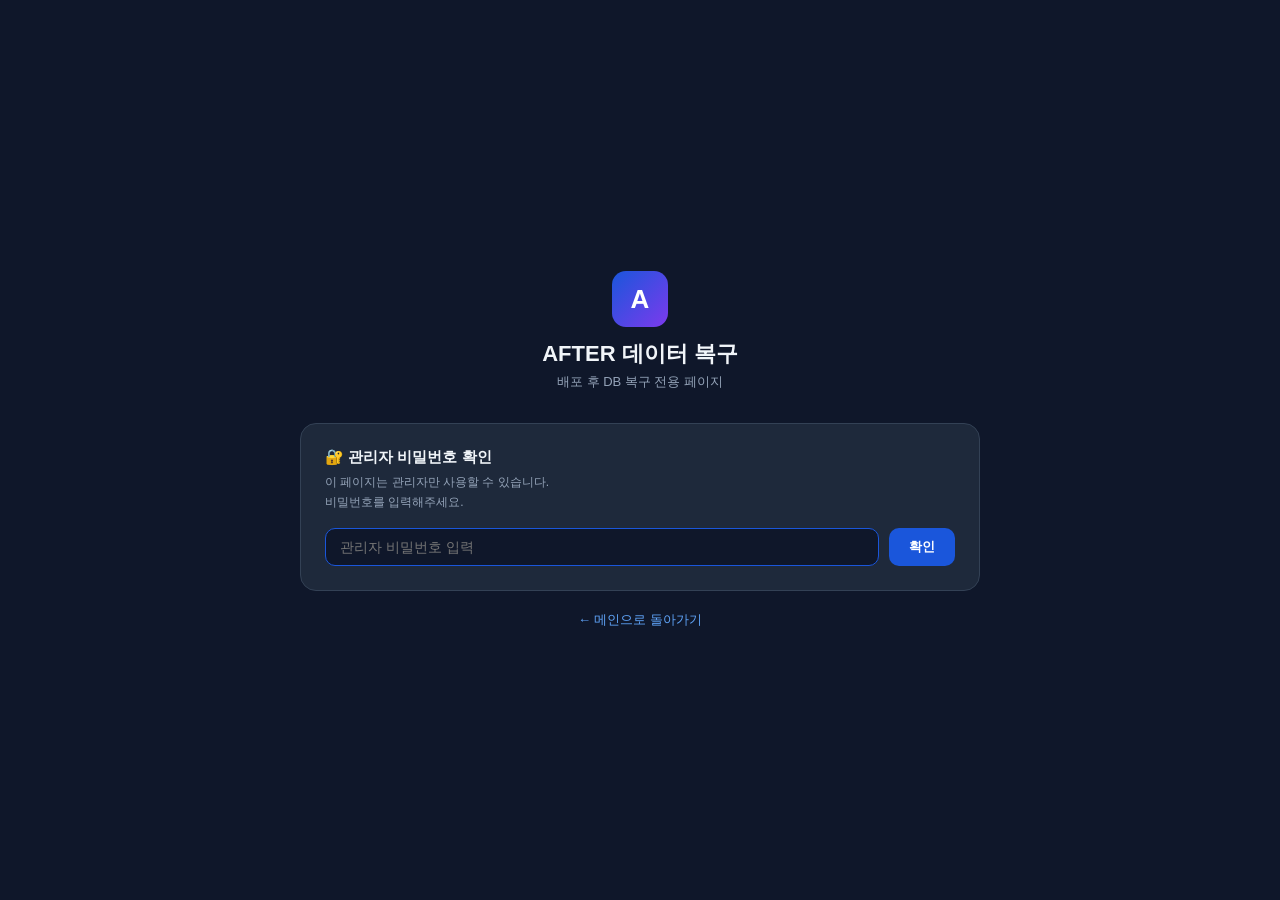
<file: restore.html>
<!DOCTYPE html>
<html lang="ko">
<head>
<meta charset="UTF-8">
<meta name="viewport" content="width=device-width, initial-scale=1.0">
<title>AFTER – 데이터 복구</title>
<style>
  * { box-sizing: border-box; margin: 0; padding: 0; }
  body { font-family: 'Segoe UI', sans-serif; background: #0f172a; color: #e2e8f0; min-height: 100vh; display: flex; align-items: center; justify-content: center; padding: 20px; }
  .container { width: 100%; max-width: 680px; }
  .header { text-align: center; margin-bottom: 32px; }
  .logo { display: inline-flex; align-items: center; justify-content: center; width: 56px; height: 56px; border-radius: 14px; background: linear-gradient(135deg, #1a56db, #7c3aed); font-size: 26px; font-weight: 900; color: #fff; margin-bottom: 12px; }
  h1 { font-size: 22px; font-weight: 800; color: #f1f5f9; }
  .subtitle { font-size: 13px; color: #94a3b8; margin-top: 4px; }

  .card { background: #1e293b; border: 1px solid #334155; border-radius: 16px; padding: 24px; margin-bottom: 16px; }
  .card-title { font-size: 15px; font-weight: 700; color: #f1f5f9; margin-bottom: 6px; display: flex; align-items: center; gap: 8px; }
  .card-desc { font-size: 12px; color: #94a3b8; line-height: 1.6; margin-bottom: 16px; }

  /* 비밀번호 확인 */
  .pw-row { display: flex; gap: 10px; }
  .pw-input { flex: 1; background: #0f172a; border: 1.5px solid #334155; border-radius: 10px; padding: 10px 14px; font-size: 14px; color: #e2e8f0; outline: none; }
  .pw-input:focus { border-color: #1a56db; }
  .pw-btn { background: #1a56db; color: #fff; border: none; border-radius: 10px; padding: 10px 20px; font-size: 13px; font-weight: 700; cursor: pointer; }
  .pw-btn:hover { background: #1344b0; }

  /* 드롭존 */
  .drop-zone { border: 2px dashed #475569; border-radius: 12px; padding: 32px 20px; text-align: center; cursor: pointer; transition: all 0.2s; }
  .drop-zone:hover, .drop-zone.dragover { border-color: #1a56db; background: #1a56db11; }
  .drop-zone p { font-size: 13px; color: #94a3b8; margin: 8px 0 12px; }
  .file-label { display: inline-flex; align-items: center; gap: 6px; background: #1a56db; color: #fff; padding: 9px 20px; border-radius: 10px; font-size: 13px; font-weight: 600; cursor: pointer; }
  .file-label:hover { background: #1344b0; }

  /* 미리보기 */
  .preview-box { background: #0f172a; border: 1.5px solid #334155; border-radius: 10px; padding: 14px; margin-top: 12px; display: none; }
  .preview-title { font-size: 12px; color: #94a3b8; margin-bottom: 10px; }
  .preview-rows { display: flex; flex-direction: column; gap: 6px; max-height: 200px; overflow-y: auto; }
  .preview-row { display: flex; justify-content: space-between; background: #1e293b; border-radius: 8px; padding: 7px 12px; font-size: 12px; }
  .preview-row-name { color: #e2e8f0; font-weight: 600; }
  .preview-row-count { color: #60a5fa; font-weight: 700; }

  /* 버튼 */
  .btn-restore { width: 100%; padding: 14px; border: none; border-radius: 12px; font-size: 15px; font-weight: 800; cursor: pointer; font-family: inherit; display: flex; align-items: center; justify-content: center; gap: 10px; transition: all 0.2s; margin-top: 14px; }
  .btn-restore:disabled { opacity: 0.4; cursor: not-allowed; }
  .btn-replace { background: linear-gradient(135deg, #16a34a, #15803d); color: #fff; box-shadow: 0 4px 14px rgba(22,163,74,0.35); }
  .btn-replace:hover:not(:disabled) { transform: translateY(-2px); box-shadow: 0 6px 20px rgba(22,163,74,0.45); }
  .btn-add { background: linear-gradient(135deg, #3b82f6, #2563eb); color: #fff; box-shadow: 0 4px 14px rgba(59,130,246,0.35); }
  .btn-add:hover:not(:disabled) { transform: translateY(-2px); box-shadow: 0 6px 20px rgba(59,130,246,0.45); }

  /* 진행 상황 */
  .progress-wrap { display: none; margin-top: 16px; }
  .progress-bar { height: 10px; background: #334155; border-radius: 10px; overflow: hidden; }
  .progress-fill { height: 100%; background: linear-gradient(90deg, #1a56db, #7c3aed); border-radius: 10px; width: 0%; transition: width 0.3s; }
  .progress-text { font-size: 12px; color: #94a3b8; margin-top: 8px; text-align: center; line-height: 1.5; }

  /* 로그 */
  .log-box { background: #0f172a; border: 1px solid #334155; border-radius: 10px; padding: 12px; margin-top: 12px; max-height: 320px; overflow-y: auto; display: none; }
  .log-line { font-size: 11px; font-family: monospace; color: #94a3b8; line-height: 1.7; }
  .log-line.ok { color: #4ade80; }
  .log-line.err { color: #f87171; }
  .log-line.info { color: #60a5fa; }

  /* 상태 */
  .status-badge { display: inline-flex; align-items: center; gap: 6px; padding: 6px 14px; border-radius: 20px; font-size: 12px; font-weight: 700; }
  .badge-locked { background: #1e293b; color: #94a3b8; border: 1px solid #334155; }
  .badge-open { background: #14532d; color: #4ade80; border: 1px solid #16a34a; }

  .warn-box { background: #7c2d1211; border: 1px solid #f87171; border-radius: 10px; padding: 12px 14px; font-size: 12px; color: #fca5a5; line-height: 1.7; margin-bottom: 14px; }
  .link-back { display: block; text-align: center; color: #60a5fa; font-size: 13px; margin-top: 20px; text-decoration: none; }
  .link-back:hover { color: #93c5fd; }
</style>
</head>
<body>
<div class="container">
  <div class="header">
    <div class="logo">A</div>
    <h1>AFTER 데이터 복구</h1>
    <p class="subtitle">배포 후 DB 복구 전용 페이지</p>
  </div>

  <!-- 1. 비밀번호 확인 -->
  <div class="card" id="auth-card">
    <div class="card-title">🔐 관리자 비밀번호 확인</div>
    <p class="card-desc">이 페이지는 관리자만 사용할 수 있습니다.<br>비밀번호를 입력해주세요.</p>
    <div class="pw-row">
      <input type="password" class="pw-input" id="pw-input" placeholder="관리자 비밀번호 입력" onkeydown="if(event.key==='Enter')checkPw()">
      <button class="pw-btn" onclick="checkPw()">확인</button>
    </div>
    <p id="pw-error" style="color:#f87171;font-size:12px;margin-top:8px;display:none;">❌ 비밀번호가 틀렸습니다.</p>
  </div>

  <!-- 2. 복구 섹션 (잠금 해제 후 표시) -->
  <div id="restore-section" style="display:none;">
    <div class="card">
      <div class="card-title">
        📁 백업 파일 업로드
        <span class="status-badge badge-open" id="auth-badge">🔓 인증 완료</span>
      </div>
      <p class="card-desc">
        미리보기 환경에서 다운로드한 <strong style="color:#f1f5f9;">AFTER_fullbackup_XXXXXX.json</strong> 파일을 업로드하세요.<br>
        <span style="color:#fbbf24;">⚠️ 파일에 file_data(실제 파일 Base64)가 포함된 경우 파일 크기가 클 수 있습니다. 브라우저가 멈추지 않도록 기다려주세요.</span>
      </p>

      <div class="drop-zone" id="drop-zone"
           ondragover="event.preventDefault();this.classList.add('dragover')"
           ondragleave="this.classList.remove('dragover')"
           ondrop="handleDrop(event)">
        <div style="font-size:36px;opacity:0.5;">📂</div>
        <p>백업 JSON 파일을 여기에 드래그하거나</p>
        <label class="file-label" for="file-input">📂 파일 선택</label>
        <input type="file" id="file-input" accept=".json" style="display:none;" onchange="handleFileSelect(event)">
      </div>

      <div class="preview-box" id="preview-box">
        <p class="preview-title" id="preview-title">파일 정보</p>
        <div class="preview-rows" id="preview-rows"></div>
      </div>
    </div>

    <div class="card">
      <div class="card-title">🔄 복구 방식 선택</div>
      <div class="warn-box">
        ⚠️ <strong>비우고 복구</strong>: 라이브 DB의 기존 데이터를 전부 삭제하고 백업 파일로 완전 교체합니다.<br>
        배포 직후 DB가 비어있는 경우 이 버튼을 사용하세요.
      </div>
      <button class="btn-restore btn-replace" id="btn-replace" onclick="startRestore(true)" disabled>
        🔄 비우고 복구 (완전 교체) — 권장
      </button>
      <button class="btn-restore btn-add" id="btn-add" onclick="startRestore(false)" disabled style="margin-top:8px;">
        ➕ 추가 복구 (기존 유지, 중복 제외)
      </button>
      <button class="btn-restore" onclick="runDiagnostics()" style="background:#334155;color:#94a3b8;margin-top:8px;font-size:13px;padding:10px;">
        🔍 DB 진단 (연결 및 스키마 확인)
      </button>

      <div class="progress-wrap" id="progress-wrap">
        <div class="progress-bar"><div class="progress-fill" id="progress-fill"></div></div>
        <p class="progress-text" id="progress-text">준비 중...</p>
      </div>

      <div class="log-box" id="log-box"></div>
    </div>
  </div>

  <a href="index.html" class="link-back">← 메인으로 돌아가기</a>
</div>

<script>
// ── 설정 ──────────────────────────────────────────────────────
const ADMIN_PW = '70006166';
const TABLE_LABELS = {
  users: '👥 회원', notices: '📢 공지사항', board_posts: '💬 게시판',
  base_forms: '📁 자료실', user_forms: '📤 사용자자료',
  ai_feedback: '📊 AI피드백', app_config: '⚙️ 설정'
};

// ── API URL ───────────────────────────────────────────────────
function apiUrl(path) {
  const origin   = window.location.origin;
  const pathname = window.location.pathname;
  const dir      = pathname.endsWith('/') ? pathname : pathname.replace(/\/[^/]*$/, '/');
  return origin + dir + path;
}

// ── 인증 ──────────────────────────────────────────────────────
function checkPw() {
  const val = document.getElementById('pw-input').value.trim();
  if (val === ADMIN_PW) {
    document.getElementById('auth-card').style.display = 'none';
    document.getElementById('restore-section').style.display = 'block';
  } else {
    document.getElementById('pw-error').style.display = 'block';
  }
}

// ── 파일 처리 ─────────────────────────────────────────────────
let _backupData = null;

function handleDrop(e) {
  e.preventDefault();
  document.getElementById('drop-zone').classList.remove('dragover');
  const file = e.dataTransfer.files[0];
  if (file) loadFile(file);
}
function handleFileSelect(e) {
  const file = e.target.files[0];
  if (file) loadFile(file);
}

function loadFile(file) {
  if (!file.name.endsWith('.json')) { alert('❌ .json 파일만 가능합니다.'); return; }
  addLog(`파일 로드 중: ${file.name} (${(file.size/1024/1024).toFixed(1)}MB)`, 'info');
  const reader = new FileReader();
  reader.onload = (e) => {
    try {
      const data = JSON.parse(e.target.result);
      let tableMap = {};
      if (data.tables) {
        tableMap = data.tables;
      } else if (data.table && Array.isArray(data.rows)) {
        tableMap[data.table] = data.rows;
      } else {
        alert('❌ 올바른 백업 파일 형식이 아닙니다.'); return;
      }
      _backupData = { ...data, _tableMap: tableMap };

      // 미리보기
      const previewBox  = document.getElementById('preview-box');
      const previewRows = document.getElementById('preview-rows');
      const previewTitle= document.getElementById('preview-title');
      const exportedAt  = data.exported_at ? new Date(data.exported_at).toLocaleString('ko-KR') : '알 수 없음';
      let totalRows = 0;
      previewRows.innerHTML = Object.entries(tableMap).map(([name, rows]) => {
        totalRows += (rows||[]).length;
        return `<div class="preview-row">
          <span class="preview-row-name">${TABLE_LABELS[name] || name}</span>
          <span class="preview-row-count">${(rows||[]).length.toLocaleString()}건</span>
        </div>`;
      }).join('');
      previewTitle.textContent = `백업 일시: ${exportedAt} · 총 ${totalRows.toLocaleString()}건`;
      previewBox.style.display = 'block';
      document.getElementById('drop-zone').style.display = 'none';

      document.getElementById('btn-replace').disabled = false;
      document.getElementById('btn-add').disabled     = false;
      addLog(`✅ 파일 로드 완료 — 총 ${totalRows.toLocaleString()}건`, 'ok');
    } catch(err) {
      alert('❌ JSON 파싱 오류: ' + err.message);
      addLog('❌ JSON 파싱 오류: ' + err.message, 'err');
    }
  };
  reader.readAsText(file);
}

// ── 복구 실행 ─────────────────────────────────────────────────
async function startRestore(clearFirst) {
  if (!_backupData?._tableMap) { alert('먼저 백업 파일을 선택해주세요.'); return; }
  const msg = clearFirst
    ? '⚠️ 라이브 DB의 모든 데이터를 삭제하고 백업 파일로 완전 교체합니다.\n계속하시겠습니까?'
    : '백업 데이터를 추가 복구합니다 (기존 데이터 유지).\n계속하시겠습니까?';
  if (!confirm(msg)) return;

  const btnReplace = document.getElementById('btn-replace');
  const btnAdd     = document.getElementById('btn-add');
  const progWrap   = document.getElementById('progress-wrap');
  const progFill   = document.getElementById('progress-fill');
  const progText   = document.getElementById('progress-text');
  const logBox     = document.getElementById('log-box');

  btnReplace.disabled = true;
  btnAdd.disabled     = true;
  progWrap.style.display = 'block';
  logBox.style.display   = 'block';

  const tableMap   = _backupData._tableMap;
  const tableNames = Object.keys(tableMap);
  let totalInserted = 0, totalSkipped = 0, totalFailed = 0;

  // ── 행 정리: 모든 내부/시스템 필드 제거 ─────────────────────
  const SYSTEM_FIELDS = new Set([
    'deleted','updated_at','gs_project_id','gs_table_name',
    '_self','_rid','_rowId','_rowid','_id','__v'
  ]);
  // 테이블별 스키마 불일치 필드를 런타임에 수집
  const _schemaBlacklist = {}; // { tableName: Set<fieldName> }

  const cleanRow = (tableName, row) => {
    const copy = {};
    const blacklist = _schemaBlacklist[tableName] || new Set();
    for (const [k, v] of Object.entries(row)) {
      if (k.startsWith('_') || SYSTEM_FIELDS.has(k)) continue;
      if (blacklist.has(k)) continue; // 이전에 오류난 필드 제외
      copy[k] = v;
    }
    // file_data가 없거나 빈 값이면 키 자체를 제거
    if (!copy.file_data || copy.file_data === '') delete copy.file_data;
    return copy;
  };

  // ── 첫 번째 행으로 API 응답 테스트 ──────────────────────────
  addLog('🔍 API 연결 테스트 중...', 'info');
  try {
    const testRes = await fetch(apiUrl('tables/users?limit=1'));
    addLog(`  API 테스트 응답: ${testRes.status} ${testRes.statusText}`, testRes.ok ? 'ok' : 'err');
    if (!testRes.ok) {
      const errBody = await testRes.text();
      addLog(`  응답 내용: ${errBody.substring(0, 200)}`, 'err');
      addLog('❌ API 연결 실패 — 복구를 중단합니다.', 'err');
      btnReplace.disabled = false;
      btnAdd.disabled = false;
      return;
    }
    // 스키마 확인 - 테이블 구조 체크
    const testData = await testRes.json();
    if (testData.schema) {
      const schemaFields = Object.keys(testData.schema.fields || testData.schema || {});
      addLog(`  DB 스키마 필드: ${schemaFields.join(', ')}`, 'info');
    }
  } catch(e) {
    addLog(`  API 연결 오류: ${e.message}`, 'err');
    btnReplace.disabled = false;
    btnAdd.disabled = false;
    return;
  }

  // ── 백업 데이터 첫 번째 행 필드 미리 체크 ──────────────────
  const firstTableName = Object.keys(tableMap)[0];
  if (firstTableName && tableMap[firstTableName]?.length > 0) {
    const sampleRow = tableMap[firstTableName][0];
    const cleanedSample = cleanRow(firstTableName, sampleRow);
    addLog(`  백업 첫 행 필드(정리 후): ${Object.keys(cleanedSample).join(', ')}`, 'info');
  }

  for (let ti = 0; ti < tableNames.length; ti++) {
    const tableName = tableNames[ti];
    const rows      = tableMap[tableName] || [];
    const label     = TABLE_LABELS[tableName] || tableName;
    if (rows.length === 0) { addLog(`⏭️ ${label}: 데이터 없음, 건너뜀`, 'info'); continue; }

    const basePct = Math.round((ti / tableNames.length) * 90);
    progText.textContent = `[${ti+1}/${tableNames.length}] ${label} 처리 중...`;
    progFill.style.width = `${basePct}%`;
    addLog(`── ${label} (${rows.length}건) 시작`, 'info');

    // clearFirst: 기존 데이터 전부 삭제
    if (clearFirst) {
      try {
        progText.textContent = `[${ti+1}/${tableNames.length}] ${label} 기존 데이터 삭제 중...`;
        const existing = await fetchAllSimple(tableName);
        addLog(`  기존 ${existing.length}건 삭제 중...`, 'info');
        const DEL_CHUNK = 20;
        for (let d = 0; d < existing.length; d += DEL_CHUNK) {
          await Promise.all(existing.slice(d, d+DEL_CHUNK).map(r =>
            fetch(apiUrl(`tables/${tableName}/${r.id}`), { method: 'DELETE' }).catch(()=>{})
          ));
        }
        addLog(`  삭제 완료`, 'ok');
      } catch(e) { addLog(`  삭제 오류: ${e.message}`, 'err'); }
    }

    // 기존 ID 수집 (추가 복구 시)
    let existingIds = new Set();
    if (!clearFirst) {
      try {
        const ex = await fetchAllSimple(tableName);
        ex.forEach(r => existingIds.add(r.id));
      } catch {}
    }

    // INSERT
    const CHUNK = (tableName === 'base_forms') ? 1 : 5;
    let ins = 0, fail = 0;

    for (let i = 0; i < rows.length; i += CHUNK) {
      const chunk = rows.slice(i, i+CHUNK);
      const subPct = basePct + Math.round((i/rows.length) * (90/tableNames.length));
      progFill.style.width = `${Math.min(subPct,89)}%`;
      progText.textContent = `[${ti+1}/${tableNames.length}] ${label}: ${Math.min(i+CHUNK,rows.length)}/${rows.length}건`;

      await Promise.all(chunk.map(async row => {
        if (!clearFirst && existingIds.has(row.id)) { totalSkipped++; return; }
        const payload = cleanRow(tableName, row);
        try {
          // 1차: POST 시도
          const res = await fetch(apiUrl(`tables/${tableName}`), {
            method: 'POST',
            headers: { 'Content-Type': 'application/json' },
            body: JSON.stringify(payload)
          });
          if (res.ok || res.status === 201) {
            totalInserted++; ins++;
          } else {
            let postErrText = '';
            try { postErrText = await res.text(); } catch {}

            // ── 스키마 불일치 감지: "no column named X" 파싱 ──────
            const colMatch = postErrText.match(/no column named (\S+)/);
            if (colMatch) {
              const badCol = colMatch[1].replace(':', '').trim();
              if (!_schemaBlacklist[tableName]) _schemaBlacklist[tableName] = new Set();
              _schemaBlacklist[tableName].add(badCol);
              if (fail <= 3) addLog(`  ⚠️ 스키마 오류 → "${badCol}" 필드 제외 후 자동 재시도`, 'err');

              // 문제 필드 제거 후 POST 재시도
              const retryPayload = cleanRow(tableName, row); // blacklist 반영된 clean
              const res3 = await fetch(apiUrl(`tables/${tableName}`), {
                method: 'POST',
                headers: { 'Content-Type': 'application/json' },
                body: JSON.stringify(retryPayload)
              });
              if (res3.ok || res3.status === 201) {
                totalInserted++; ins++;
              } else {
                totalFailed++; fail++;
                if (fail <= 5) {
                  const e3 = await res3.text().catch(()=>'');
                  addLog(`  ❌ 재시도 실패 POST(${res3.status}): ${e3.substring(0,150)}`, 'err');
                }
              }
            } else if (res.status === 409 || res.status === 400 || res.status === 500 || res.status === 422) {
              // 충돌/일반 서버오류 → PUT upsert
              const res2 = await fetch(apiUrl(`tables/${tableName}/${payload.id}`), {
                method: 'PUT',
                headers: { 'Content-Type': 'application/json' },
                body: JSON.stringify(payload)
              });
              if (res2.ok) {
                totalInserted++; ins++;
              } else {
                totalFailed++; fail++;
                if (fail <= 5) {
                  const e2 = await res2.text().catch(()=>'');
                  addLog(`  ❌ POST(${res.status})→PUT(${res2.status}): ${e2.substring(0,150)}`, 'err');
                }
              }
            } else {
              totalFailed++; fail++;
              if (fail <= 5) addLog(`  ❌ [POST ${res.status}]: ${postErrText.substring(0,200)}`, 'err');
            }
          }
        } catch(e) { totalFailed++; fail++; if(fail<=3) addLog(`  ❌ 네트워크: ${e.message}`, 'err'); }
      }));

      // base_forms 부하 방지 딜레이
      if (tableName === 'base_forms' && i % 100 === 0 && i > 0) {
        await new Promise(r => setTimeout(r, 300));
      }
    }

    addLog(`  ✅ ${label} 완료: 삽입 ${ins}건 / 실패 ${fail}건`, fail > 0 ? 'err' : 'ok');
  }

  progFill.style.width = '100%';
  const result = `✅ 전체 복구 완료 — 삽입 ${totalInserted}건 | 건너뜀 ${totalSkipped}건 | 실패 ${totalFailed}건`;
  progText.textContent = result;
  addLog('', 'info');
  addLog(result, totalFailed === 0 ? 'ok' : 'err');

  btnReplace.disabled = false;
  btnAdd.disabled     = false;

  if (totalFailed === 0) {
    setTimeout(() => alert(`✅ 복구 완료!\n삽입: ${totalInserted}건\n\n메인 페이지로 이동합니다.`), 300);
  } else {
    alert(`⚠️ 복구 완료 (일부 실패)\n삽입: ${totalInserted}건 / 실패: ${totalFailed}건\n콘솔 로그를 확인해주세요.`);
  }
}

async function fetchAllSimple(tableName) {
  const PAGE_SIZE = 100;
  let allRows = [], page = 1, total = null;
  while (true) {
    const res = await fetch(apiUrl(`tables/${tableName}?page=${page}&limit=${PAGE_SIZE}`));
    if (!res.ok) break;
    const data = await res.json();
    allRows = allRows.concat(data.data || []);
    if (total === null) total = data.total || 0;
    if (allRows.length >= total || (data.data||[]).length < PAGE_SIZE) break;
    page++;
    if (page > 100) break;
  }
  return allRows;
}

function addLog(msg, type='info') {
  const logBox = document.getElementById('log-box');
  if (!logBox) return;
  const line = document.createElement('div');
  line.className = `log-line ${type}`;
  line.textContent = `[${new Date().toLocaleTimeString('ko-KR')}] ${msg}`;
  logBox.appendChild(line);
  logBox.scrollTop = logBox.scrollHeight;
}

// ── DB 진단 함수 ────────────────────────────────────────────
async function runDiagnostics() {
  const logBox = document.getElementById('log-box');
  logBox.style.display = 'block';
  addLog('=== DB 진단 시작 ===', 'info');
  addLog(`현재 URL: ${window.location.href}`, 'info');
  addLog(`API Base: ${apiUrl('tables/')}`, 'info');

  const tables = ['users','notices','board_posts','base_forms','user_forms','ai_feedback','app_config'];
  for (const t of tables) {
    try {
      const res = await fetch(apiUrl(`tables/${t}?limit=1`));
      if (res.ok) {
        const data = await res.json();
        addLog(`  ✅ ${t}: OK (총 ${data.total ?? '?'}건)`, 'ok');
      } else {
        const errText = await res.text().catch(()=>'');
        addLog(`  ❌ ${t}: HTTP ${res.status} → ${errText.substring(0,150)}`, 'err');
      }
    } catch(e) {
      addLog(`  ❌ ${t}: 연결 실패 → ${e.message}`, 'err');
    }
  }
  addLog('=== 진단 완료 ===', 'info');
}

// 엔터키 처리
document.addEventListener('DOMContentLoaded', () => {
  document.getElementById('pw-input').focus();
});
</script>
<script src="https://www.genspark.ai/sandbox_inspect.js"></script></body>
</html>
</file>
